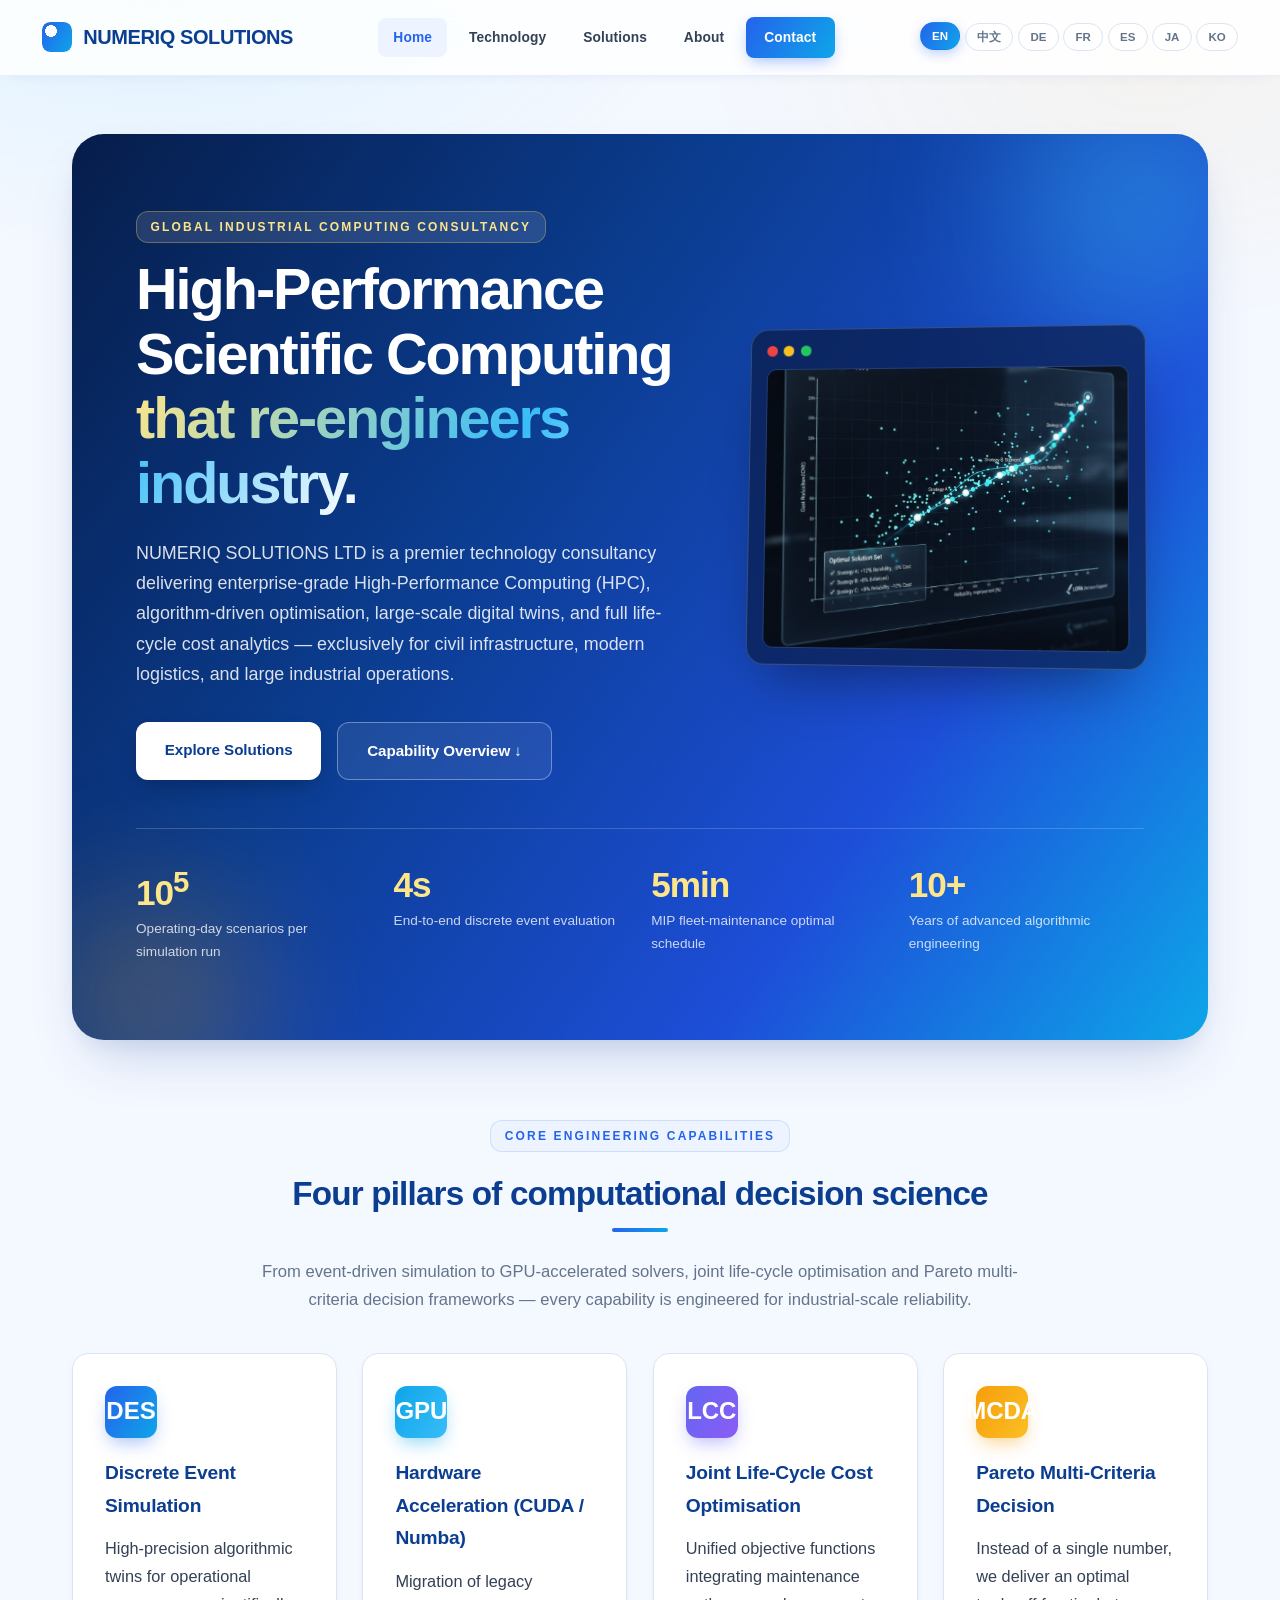
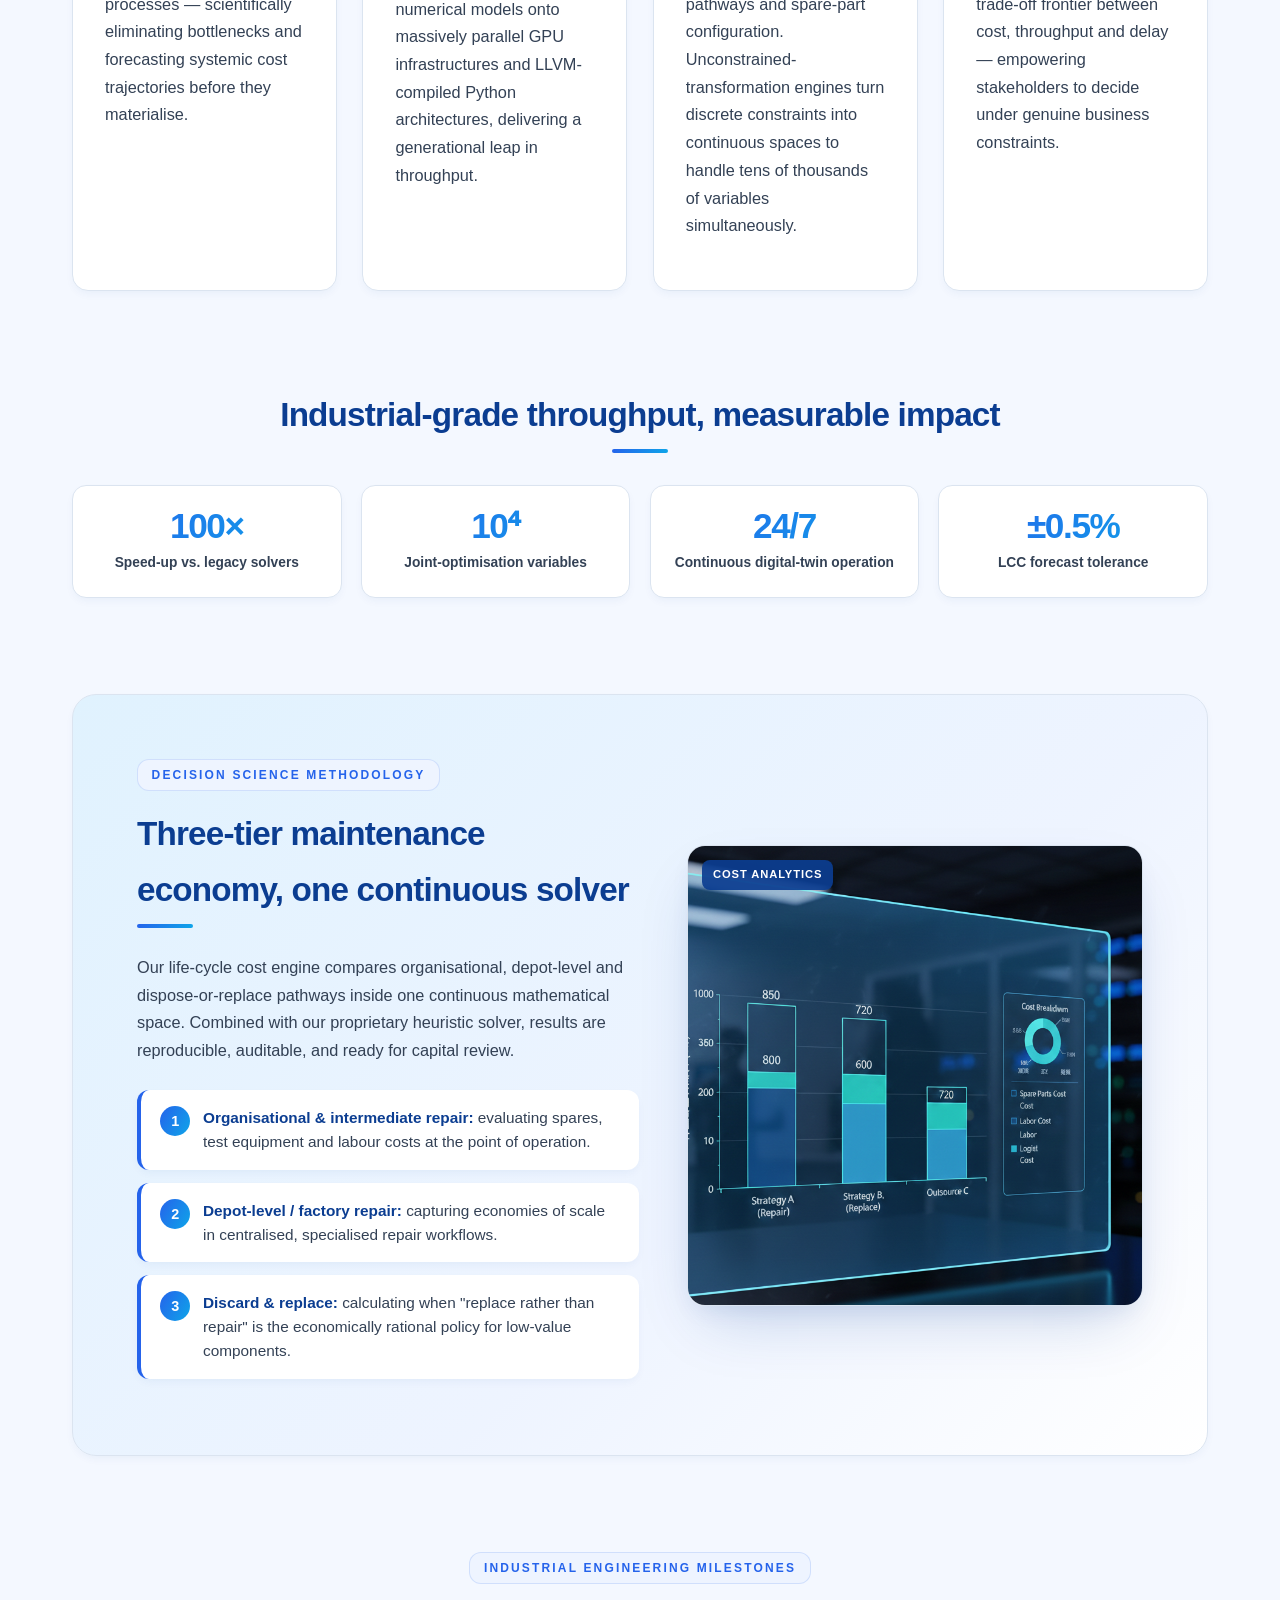
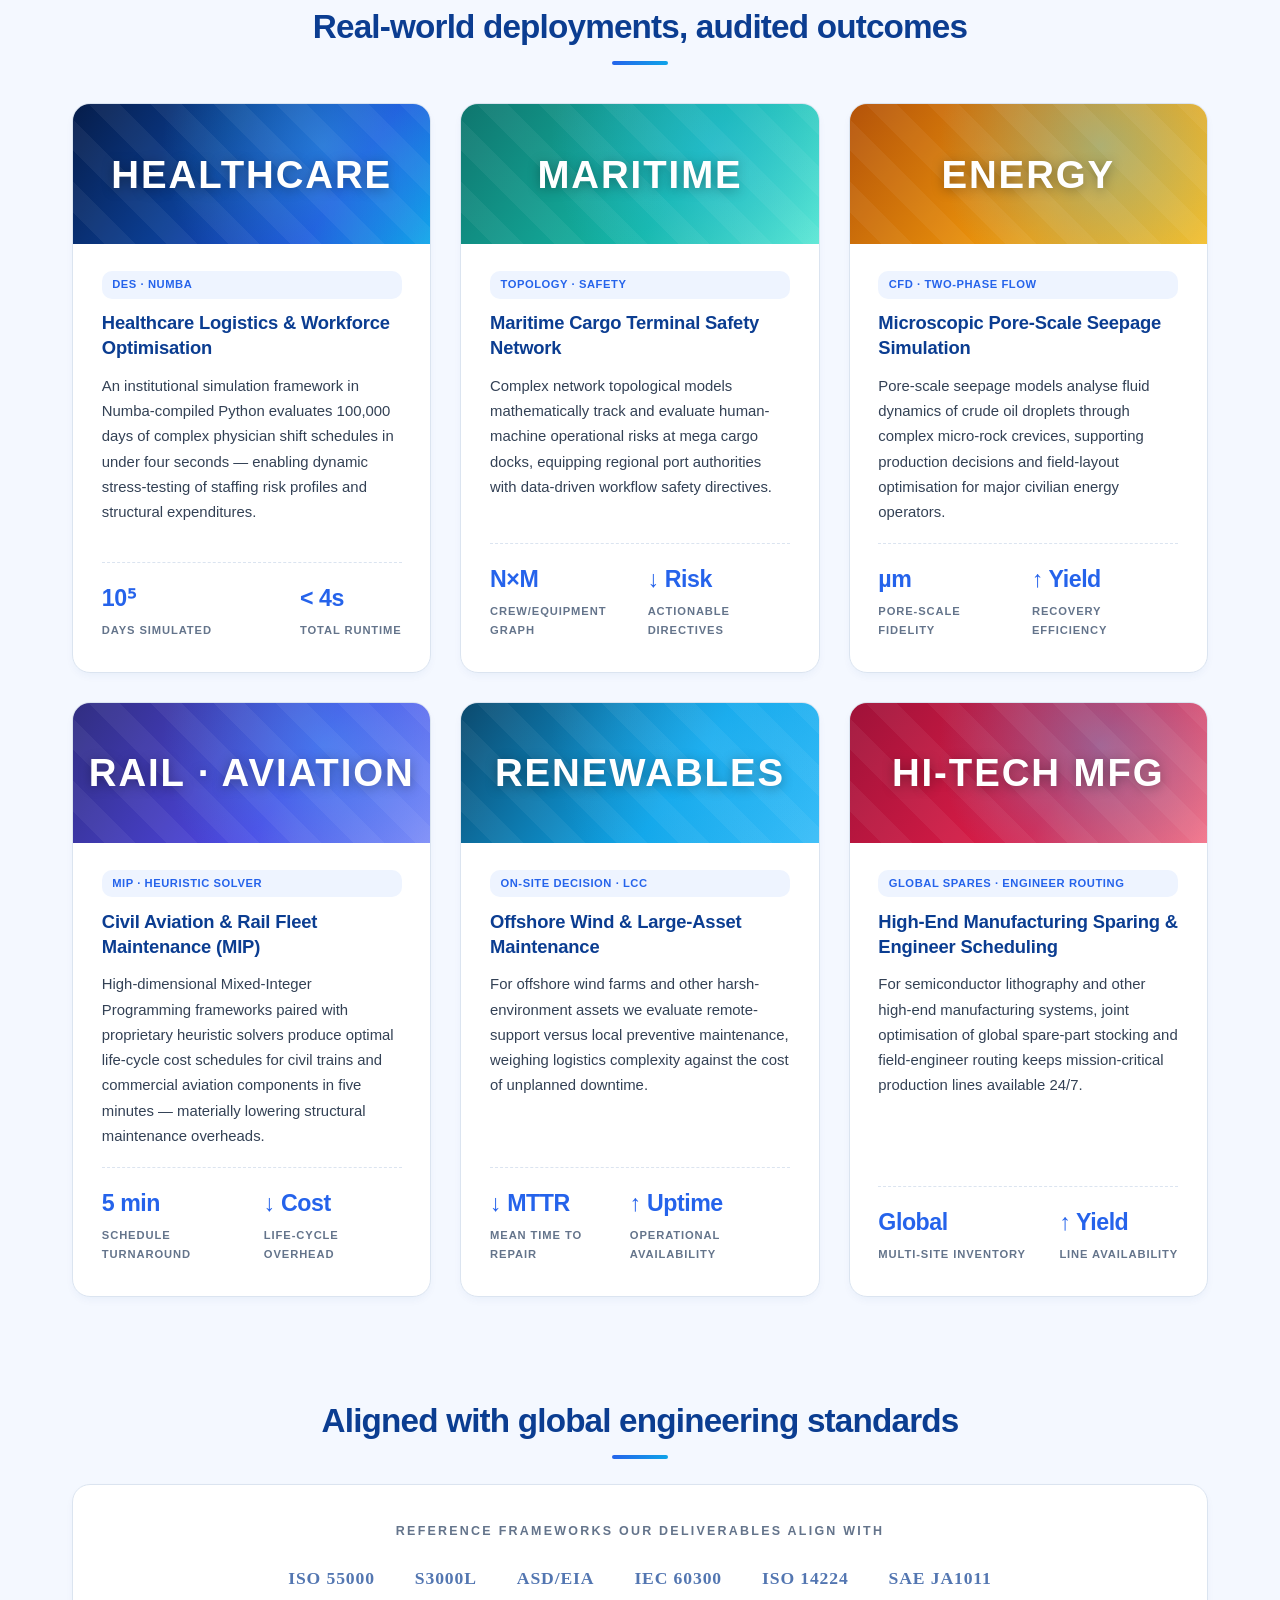
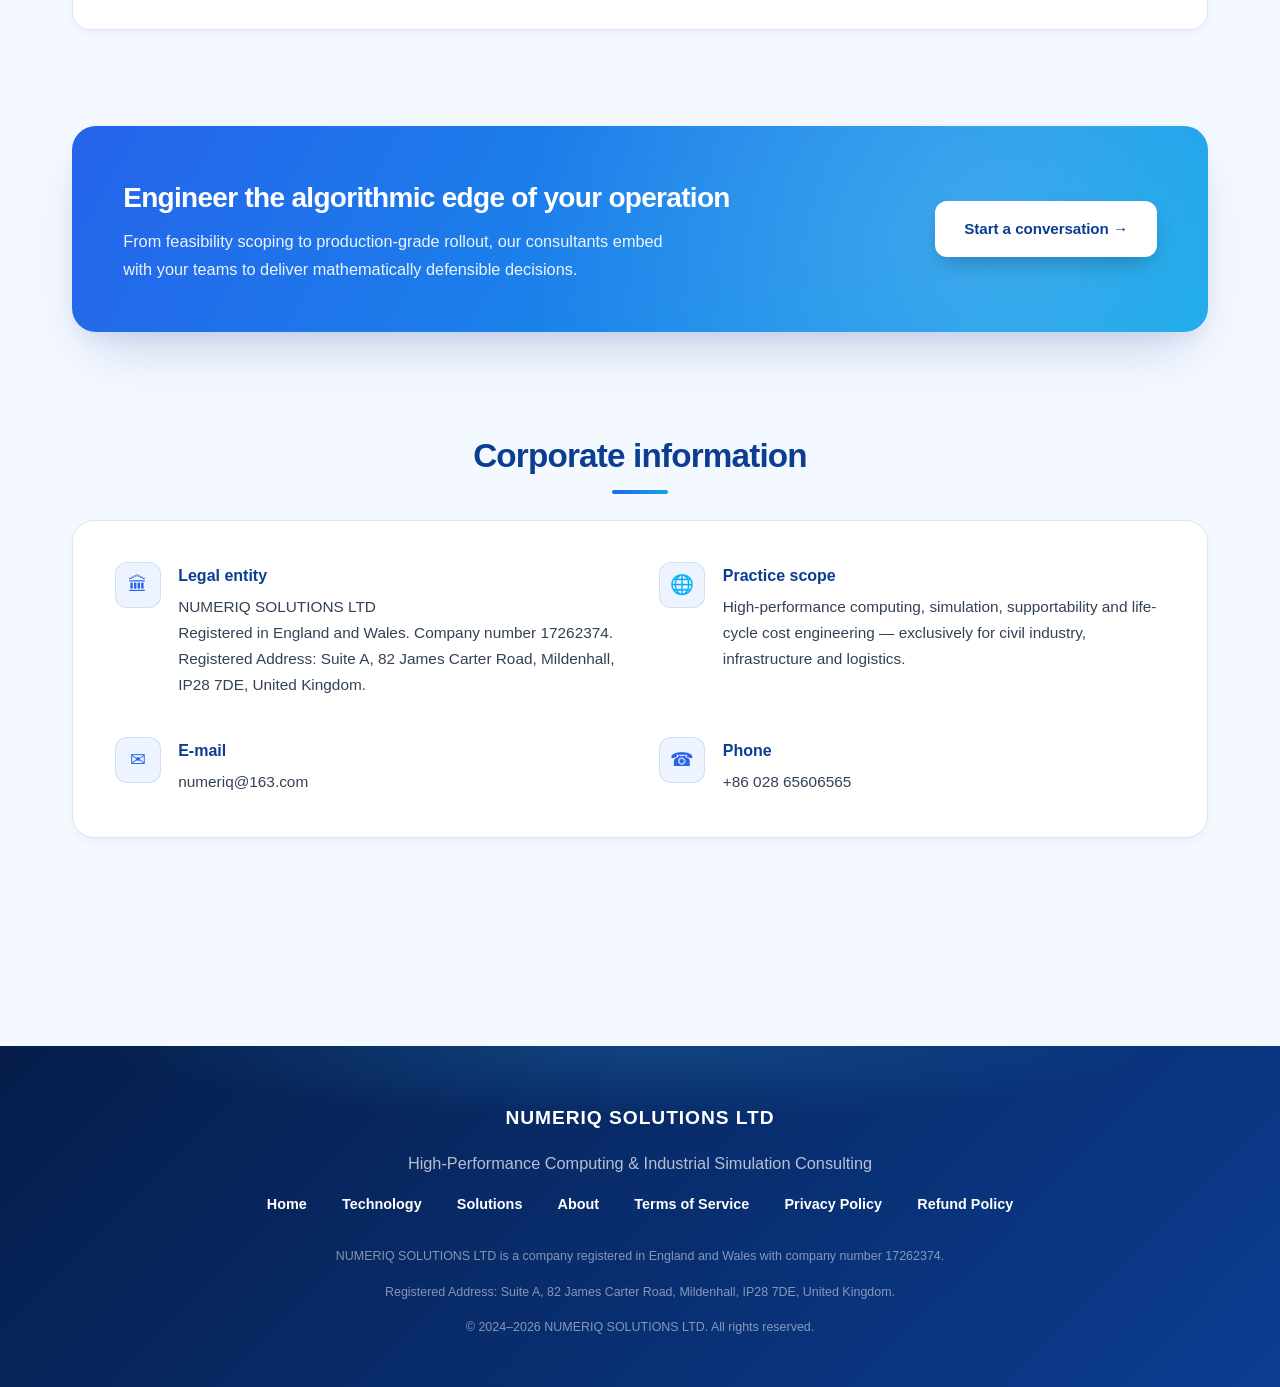
<file: index.html>
<!DOCTYPE html>
<html lang="en">
<head>
    <meta charset="UTF-8">
    <meta name="viewport" content="width=device-width, initial-scale=1.0">
    <title>NUMERIQ SOLUTIONS | High-Performance Computing & Industrial Simulation Consulting</title>
    <meta name="description" content="NUMERIQ SOLUTIONS LTD — global consulting firm in high-performance computing, large-scale numerical simulation, GPU acceleration, and life-cycle optimization for civil industry.">
    <link rel="stylesheet" href="assets/style.css">
</head>
<body>

<header>
    <div class="nav-container">
        <a href="index.html" class="logo">NUMERIQ SOLUTIONS</a>
        <nav class="nav-links">
            <a class="nav-link active" href="index.html"><span class="lang lang-en">Home</span><span class="lang lang-zh">首页</span><span class="lang lang-de">Start</span><span class="lang lang-fr">Accueil</span><span class="lang lang-es">Inicio</span><span class="lang lang-ja">ホーム</span><span class="lang lang-ko">홈</span></a>
            <a class="nav-link" href="features.html"><span class="lang lang-en">Technology</span><span class="lang lang-zh">技术能力</span><span class="lang lang-de">Technologie</span><span class="lang lang-fr">Technologie</span><span class="lang lang-es">Tecnología</span><span class="lang lang-ja">テクノロジー</span><span class="lang lang-ko">기술</span></a>
            <a class="nav-link" href="solutions.html"><span class="lang lang-en">Solutions</span><span class="lang lang-zh">行业方案</span><span class="lang lang-de">Lösungen</span><span class="lang lang-fr">Solutions</span><span class="lang lang-es">Soluciones</span><span class="lang lang-ja">ソリューション</span><span class="lang lang-ko">솔루션</span></a>
            <a class="nav-link" href="about.html"><span class="lang lang-en">About</span><span class="lang lang-zh">关于我们</span><span class="lang lang-de">Über uns</span><span class="lang lang-fr">À propos</span><span class="lang lang-es">Nosotros</span><span class="lang lang-ja">会社情報</span><span class="lang lang-ko">회사 소개</span></a>
            <a class="nav-link nav-cta" href="#contact"><span class="lang lang-en">Contact</span><span class="lang lang-zh">联系咨询</span><span class="lang lang-de">Kontakt</span><span class="lang lang-fr">Contact</span><span class="lang lang-es">Contacto</span><span class="lang lang-ja">お問合せ</span><span class="lang lang-ko">문의</span></a>
        </nav>
        <div class="lang-selector">
            <button class="lang-btn active" onclick="setLang('en')">EN</button>
            <button class="lang-btn" onclick="setLang('zh')">中文</button>
            <button class="lang-btn" onclick="setLang('de')">DE</button>
            <button class="lang-btn" onclick="setLang('fr')">FR</button>
            <button class="lang-btn" onclick="setLang('es')">ES</button>
            <button class="lang-btn" onclick="setLang('ja')">JA</button>
            <button class="lang-btn" onclick="setLang('ko')">KO</button>
        </div>
    </div>
</header>

<main>

    <!-- ============ HERO ============ -->
    <section class="hero">
        <div class="hero-grid">
            <div>
                <span class="eyebrow">
                    <span class="lang lang-en">Global Industrial Computing Consultancy</span>
                    <span class="lang lang-zh">全球工业计算咨询机构</span>
                    <span class="lang lang-de">Globale Industrielle Rechenberatung</span>
                    <span class="lang lang-fr">Conseil en Calcul Industriel Mondial</span>
                    <span class="lang lang-es">Consultoría Global en Computación Industrial</span>
                    <span class="lang lang-ja">グローバル産業計算コンサルティング</span>
                    <span class="lang lang-ko">글로벌 산업 컴퓨팅 컨설팅</span>
                </span>
                <h1>
                    <span class="lang lang-en">High-Performance Scientific Computing <span class="accent-text">that re-engineers industry.</span></span>
                    <span class="lang lang-zh">高性能科学计算 <span class="accent-text">重塑工业运营效率。</span></span>
                    <span class="lang lang-de">Hochleistungs-Wissenschaftsrechnen <span class="accent-text">für eine neue Industriegeneration.</span></span>
                    <span class="lang lang-fr">Calcul Scientifique Haute Performance <span class="accent-text">au service de l'industrie.</span></span>
                    <span class="lang lang-es">Computación Científica de Alto Rendimiento <span class="accent-text">que reinventa la industria.</span></span>
                    <span class="lang lang-ja">産業を再設計する <span class="accent-text">高性能科学計算。</span></span>
                    <span class="lang lang-ko">산업을 재설계하는 <span class="accent-text">고성능 과학 계산.</span></span>
                </h1>
                <p class="lang lang-en">NUMERIQ SOLUTIONS LTD is a premier technology consultancy delivering enterprise-grade High-Performance Computing (HPC), algorithm-driven optimisation, large-scale digital twins, and full life-cycle cost analytics — exclusively for civil infrastructure, modern logistics, and large industrial operations.</p>
                <p class="lang lang-zh">NUMERIQ SOLUTIONS LTD 是一家国际化的专业技术咨询机构，深耕企业级高性能计算（HPC）、算法驱动的工业优化、超大规模数字孪生与全寿命周期成本分析，专注服务于民用基础设施、现代物流以及大型工业运营。</p>
                <p class="lang lang-de">NUMERIQ SOLUTIONS LTD ist eine führende Technologieberatung für Hochleistungsrechnen (HPC), algorithmische Optimierung, großskalige digitale Zwillinge und Lebenszyklus-Kostenanalyse — ausschließlich für zivile Infrastruktur, moderne Logistik und Großindustrie.</p>
                <p class="lang lang-fr">NUMERIQ SOLUTIONS LTD est un cabinet de conseil technologique de premier plan, spécialisé en calcul haute performance (HPC), optimisation algorithmique, jumeaux numériques à grande échelle et analyse du coût de cycle de vie — pour l'infrastructure civile, la logistique moderne et l'industrie.</p>
                <p class="lang lang-es">NUMERIQ SOLUTIONS LTD es una firma líder de consultoría tecnológica especializada en computación de alto rendimiento (HPC), optimización algorítmica, gemelos digitales a gran escala y análisis del costo de ciclo de vida — exclusivamente para infraestructura civil, logística moderna y operaciones industriales.</p>
                <p class="lang lang-ja">NUMERIQ SOLUTIONS LTD は、企業級ハイパフォーマンス・コンピューティング（HPC）、アルゴリズム駆動型最適化、大規模デジタルツイン、ライフサイクル・コスト分析を提供する一流の技術コンサルティングファームです。民間インフラ、現代物流、大規模産業運営に特化しています。</p>
                <p class="lang lang-ko">NUMERIQ SOLUTIONS LTD는 엔터프라이즈급 고성능 컴퓨팅(HPC), 알고리즘 기반 최적화, 대규모 디지털 트윈, 전수명 비용 분석을 제공하는 최고 수준의 기술 컨설팅 기업으로, 민간 인프라, 현대 물류 및 대규모 산업 운영에 특화되어 있습니다.</p>
                <div class="hero-btn-row">
                    <a class="btn btn-primary" href="solutions.html">
                        <span class="lang lang-en">Explore Solutions</span><span class="lang lang-zh">浏览行业方案</span><span class="lang lang-de">Lösungen entdecken</span><span class="lang lang-fr">Découvrir nos solutions</span><span class="lang lang-es">Explorar soluciones</span><span class="lang lang-ja">ソリューションを見る</span><span class="lang lang-ko">솔루션 보기</span>
                    </a>
                    <a class="btn btn-ghost" href="#capabilities">
                        <span class="lang lang-en">Capability Overview ↓</span><span class="lang lang-zh">核心能力概览 ↓</span><span class="lang lang-de">Kompetenzen ↓</span><span class="lang lang-fr">Aperçu des capacités ↓</span><span class="lang lang-es">Resumen de capacidades ↓</span><span class="lang lang-ja">能力一覧 ↓</span><span class="lang lang-ko">역량 살펴보기 ↓</span>
                    </a>
                </div>
            </div>
            <div class="hero-visual">
                <div class="visual-card">
                    <div class="dots">
                        <span class="dot r"></span><span class="dot y"></span><span class="dot g"></span>
                    </div>
                    <img src="assets/Image_a9.png" alt="Optimization decision dashboard">
                </div>
            </div>
        </div>

        <div class="hero-stats">
            <div class="hero-stat">
                <div class="num">10<sup>5</sup></div>
                <div class="label">
                    <span class="lang lang-en">Operating-day scenarios per simulation run</span>
                    <span class="lang lang-zh">单次仿真可演化的运营日场景</span>
                    <span class="lang lang-de">Betriebs-Tage pro Simulation</span>
                    <span class="lang lang-fr">Jours d'opération par simulation</span>
                    <span class="lang lang-es">Días de operación por simulación</span>
                    <span class="lang lang-ja">1回の演算で評価する運営日数</span>
                    <span class="lang lang-ko">시뮬레이션당 운영일 시나리오</span>
                </div>
            </div>
            <div class="hero-stat">
                <div class="num">4s</div>
                <div class="label">
                    <span class="lang lang-en">End-to-end discrete event evaluation</span>
                    <span class="lang lang-zh">端到端离散事件评估耗时</span>
                    <span class="lang lang-de">End-to-End-Auswertungszeit</span>
                    <span class="lang lang-fr">Évaluation discrète de bout en bout</span>
                    <span class="lang lang-es">Evaluación discreta de extremo a extremo</span>
                    <span class="lang lang-ja">エンドツーエンドDES評価時間</span>
                    <span class="lang lang-ko">엔드 투 엔드 DES 평가 시간</span>
                </div>
            </div>
            <div class="hero-stat">
                <div class="num">5min</div>
                <div class="label">
                    <span class="lang lang-en">MIP fleet-maintenance optimal schedule</span>
                    <span class="lang lang-zh">机队维保 MIP 最优解算耗时</span>
                    <span class="lang lang-de">MIP-Optimalplan für Flotten</span>
                    <span class="lang lang-fr">Plan MIP optimal pour flotte</span>
                    <span class="lang lang-es">Plan MIP óptimo para flota</span>
                    <span class="lang lang-ja">機隊MIP最適計画立案時間</span>
                    <span class="lang lang-ko">함대 MIP 최적 일정 산출</span>
                </div>
            </div>
            <div class="hero-stat">
                <div class="num">10+</div>
                <div class="label">
                    <span class="lang lang-en">Years of advanced algorithmic engineering</span>
                    <span class="lang lang-zh">深耕高级算法工程的年限</span>
                    <span class="lang lang-de">Jahre erweiterter Algorithmik</span>
                    <span class="lang lang-fr">Années d'ingénierie algorithmique</span>
                    <span class="lang lang-es">Años de ingeniería algorítmica avanzada</span>
                    <span class="lang lang-ja">先進アルゴリズム工学の年数</span>
                    <span class="lang lang-ko">고급 알고리즘 엔지니어링 경험 연수</span>
                </div>
            </div>
        </div>
    </section>

    <!-- ============ CAPABILITIES ============ -->
    <section id="capabilities">
        <div class="section-intro">
            <span class="eyebrow">
                <span class="lang lang-en">Core Engineering Capabilities</span>
                <span class="lang lang-zh">核心工程能力</span>
                <span class="lang lang-de">Kern-Engineering-Kompetenzen</span>
                <span class="lang lang-fr">Capacités d'Ingénierie</span>
                <span class="lang lang-es">Capacidades de Ingeniería</span>
                <span class="lang lang-ja">主要エンジニアリング能力</span>
                <span class="lang lang-ko">핵심 엔지니어링 역량</span>
            </span>
            <h2 class="center">
                <span class="lang lang-en">Four pillars of computational decision science</span>
                <span class="lang lang-zh">支撑计算决策科学的四大支柱</span>
                <span class="lang lang-de">Vier Säulen der computergestützten Entscheidungswissenschaft</span>
                <span class="lang lang-fr">Quatre piliers de la science de la décision computationnelle</span>
                <span class="lang lang-es">Cuatro pilares de la ciencia de la decisión computacional</span>
                <span class="lang lang-ja">計算的意思決定科学を支える4つの柱</span>
                <span class="lang lang-ko">전산 의사결정 과학을 떠받치는 네 가지 기둥</span>
            </h2>
            <p>
                <span class="lang lang-en">From event-driven simulation to GPU-accelerated solvers, joint life-cycle optimisation and Pareto multi-criteria decision frameworks — every capability is engineered for industrial-scale reliability.</span>
                <span class="lang lang-zh">从事件驱动仿真到 GPU 加速求解，从联合全寿命周期优化到帕累托多目标决策框架，每项能力均按工业级可靠性标准打造。</span>
                <span class="lang lang-de">Von ereignisgesteuerter Simulation bis GPU-beschleunigten Solvern, gemeinsamer Lebenszyklus-Optimierung und Pareto-Multikriterien-Frameworks.</span>
                <span class="lang lang-fr">De la simulation événementielle aux solveurs GPU, à l'optimisation conjointe du cycle de vie et aux cadres Pareto multi-critères.</span>
                <span class="lang lang-es">De la simulación dirigida por eventos a los solucionadores GPU, optimización conjunta del ciclo de vida y marcos Pareto multicriterio.</span>
                <span class="lang lang-ja">イベント駆動シミュレーションからGPU加速ソルバー、ライフサイクル統合最適化、パレート多基準フレームワークまで。</span>
                <span class="lang lang-ko">이벤트 기반 시뮬레이션부터 GPU 가속 솔버, 전수명 통합 최적화 및 파레토 다기준 의사결정 프레임워크까지.</span>
            </p>
        </div>

        <div class="grid-4">
            <div class="card">
                <div class="card-icon">DES</div>
                <h3>
                    <span class="lang lang-en">Discrete Event Simulation</span>
                    <span class="lang lang-zh">离散事件仿真 (DES)</span>
                    <span class="lang lang-de">Diskrete Ereignissimulation</span>
                    <span class="lang lang-fr">Simulation d'Événements Discrets</span>
                    <span class="lang lang-es">Simulación de Eventos Discretos</span>
                    <span class="lang lang-ja">離散事象シミュレーション</span>
                    <span class="lang lang-ko">이산 사건 시뮬레이션</span>
                </h3>
                <p class="lang lang-en">High-precision algorithmic twins for operational processes — scientifically eliminating bottlenecks and forecasting systemic cost trajectories before they materialise.</p>
                <p class="lang lang-zh">为复杂业务流程构建高精度算法资产孪生，通过严谨的离散事件推演，科学消除瓶颈并预演系统性成本轨迹。</p>
                <p class="lang lang-de">Hochpräzise algorithmische Zwillinge zur Eliminierung von Engpässen und zur Prognose systemischer Kostenverläufe.</p>
                <p class="lang lang-fr">Jumeaux algorithmiques pour éliminer les goulets d'étranglement et prévoir les trajectoires de coût systémique.</p>
                <p class="lang lang-es">Gemelos algorítmicos de alta precisión para eliminar cuellos de botella y prever costos sistémicos.</p>
                <p class="lang lang-ja">業務プロセスの高精度アルゴリズムツインで、ボトルネックを科学的に解消しコスト軌道を予測します。</p>
                <p class="lang lang-ko">운영 프로세스를 위한 고정밀 알고리즘 트윈으로 병목 구간을 과학적으로 제거하고 시스템 비용 궤적을 예측합니다.</p>
            </div>

            <div class="card">
                <div class="card-icon cyan">GPU</div>
                <h3>
                    <span class="lang lang-en">Hardware Acceleration (CUDA / Numba)</span>
                    <span class="lang lang-zh">硬件级并行算力加速</span>
                    <span class="lang lang-de">Hardwarebeschleunigung</span>
                    <span class="lang lang-fr">Accélération Matérielle</span>
                    <span class="lang lang-es">Aceleración de Hardware</span>
                    <span class="lang lang-ja">ハードウェア並列計算加速</span>
                    <span class="lang lang-ko">하드웨어 병렬 가속</span>
                </h3>
                <p class="lang lang-en">Migration of legacy numerical models onto massively parallel GPU infrastructures and LLVM-compiled Python architectures, delivering a generational leap in throughput.</p>
                <p class="lang lang-zh">将传统的数学工程模型无缝重构迁移至大规模并行 GPU 算力矩阵与 LLVM 级编译架构，实现核心计算的代际跃升。</p>
                <p class="lang lang-de">Migration bestehender numerischer Modelle auf massiv parallele GPU- und LLVM-Architekturen für einen Leistungssprung.</p>
                <p class="lang lang-fr">Migration de modèles numériques vers des infrastructures GPU parallèles et des architectures Python LLVM compilées.</p>
                <p class="lang lang-es">Migración de modelos numéricos a infraestructuras GPU paralelas y arquitecturas Python LLVM compiladas.</p>
                <p class="lang lang-ja">従来の数理モデルを大規模並列GPUインフラとLLVMコンパイル済みPython基盤に移植し、世代を超えた性能を実現します。</p>
                <p class="lang lang-ko">기존 수치 모델을 대규모 병렬 GPU 인프라와 LLVM 컴파일 Python 아키텍처로 마이그레이션해 세대를 뛰어넘는 성능을 제공합니다.</p>
            </div>

            <div class="card">
                <div class="card-icon violet">LCC</div>
                <h3>
                    <span class="lang lang-en">Joint Life-Cycle Cost Optimisation</span>
                    <span class="lang lang-zh">全寿命周期成本联合优化</span>
                    <span class="lang lang-de">Lebenszyklus-Kostenoptimierung</span>
                    <span class="lang lang-fr">Optimisation du Coût de Cycle de Vie</span>
                    <span class="lang lang-es">Optimización del Costo de Ciclo de Vida</span>
                    <span class="lang lang-ja">ライフサイクル・コスト統合最適化</span>
                    <span class="lang lang-ko">전수명 비용 통합 최적화</span>
                </h3>
                <p class="lang lang-en">Unified objective functions integrating maintenance pathways and spare-part configuration. Unconstrained-transformation engines turn discrete constraints into continuous spaces to handle tens of thousands of variables simultaneously.</p>
                <p class="lang lang-zh">将维修路径决策与备件部署纳入统一目标函数。无约束变换引擎将离散约束转换为连续空间，可同时处理上万级变量，逼近全局最优。</p>
                <p class="lang lang-de">Vereinheitlichte Zielfunktionen für Wartungspfade und Ersatzteilkonfiguration mit Unconstrained-Transformation-Engines.</p>
                <p class="lang lang-fr">Fonction objectif unifiée pour les chemins de maintenance et la configuration des pièces, transformation sans contrainte.</p>
                <p class="lang lang-es">Función objetivo unificada para rutas de mantenimiento y configuración de repuestos, transformación sin restricciones.</p>
                <p class="lang lang-ja">保守経路と予備品配置を統合した目的関数。無制約変換エンジンで離散制約を連続空間に変換し数万変数を同時に処理。</p>
                <p class="lang lang-ko">유지보수 경로와 예비품 구성을 통합한 목적 함수. 무제약 변환 엔진으로 이산 제약을 연속 공간으로 전환하여 수만 개 변수를 동시 처리합니다.</p>
            </div>

            <div class="card">
                <div class="card-icon amber">MCDA</div>
                <h3>
                    <span class="lang lang-en">Pareto Multi-Criteria Decision</span>
                    <span class="lang lang-zh">帕累托多准则决策</span>
                    <span class="lang lang-de">Pareto-Multikriterien-Entscheidung</span>
                    <span class="lang lang-fr">Décision Multi-Critères Pareto</span>
                    <span class="lang lang-es">Decisión Multicriterio Pareto</span>
                    <span class="lang lang-ja">パレート多基準意思決定</span>
                    <span class="lang lang-ko">파레토 다기준 의사결정</span>
                </h3>
                <p class="lang lang-en">Instead of a single number, we deliver an optimal trade-off frontier between cost, throughput and delay — empowering stakeholders to decide under genuine business constraints.</p>
                <p class="lang lang-zh">不再交付孤立的单值结果，而是给出在成本、产出与延迟之间的最优权衡前沿，让决策者基于真实业务约束做出明智选择。</p>
                <p class="lang lang-de">Statt eines einzigen Werts liefern wir die optimale Trade-off-Front zwischen Kosten, Durchsatz und Verzögerung.</p>
                <p class="lang lang-fr">Au lieu d'un résultat unique, nous offrons une frontière Pareto optimale entre coût, débit et délai.</p>
                <p class="lang lang-es">En lugar de un único resultado, ofrecemos una frontera Pareto óptima entre costo, rendimiento y retraso.</p>
                <p class="lang lang-ja">単一値ではなく、コスト・処理量・遅延の最適トレードオフ前線を提示し、現実的な意思決定を支援します。</p>
                <p class="lang lang-ko">단일 결과가 아닌 비용·처리량·지연 사이의 최적 트레이드오프 전선을 제시하여 현실적 의사결정을 지원합니다.</p>
            </div>
        </div>
    </section>

    <!-- ============ CAPABILITY METRICS ============ -->
    <section>
        <h2 class="center">
            <span class="lang lang-en">Industrial-grade throughput, measurable impact</span>
            <span class="lang lang-zh">工业级算力，可量化的业务影响</span>
            <span class="lang lang-de">Industrieller Durchsatz, messbarer Mehrwert</span>
            <span class="lang lang-fr">Débit industriel, impact mesurable</span>
            <span class="lang lang-es">Rendimiento industrial, impacto medible</span>
            <span class="lang lang-ja">産業級スループット、測定可能な成果</span>
            <span class="lang lang-ko">산업급 처리량과 측정 가능한 효과</span>
        </h2>
        <div class="cap-strip">
            <div class="cap-pill">
                <div class="cap-num">100×</div>
                <div class="cap-text">
                    <span class="lang lang-en">Speed-up vs. legacy solvers</span>
                    <span class="lang lang-zh">相对传统求解器的加速比</span>
                    <span class="lang lang-de">Beschleunigung ggü. Altsolvern</span>
                    <span class="lang lang-fr">Accélération vs solveurs anciens</span>
                    <span class="lang lang-es">Aceleración vs solucionadores antiguos</span>
                    <span class="lang lang-ja">従来ソルバー比加速</span>
                    <span class="lang lang-ko">기존 솔버 대비 가속</span>
                </div>
            </div>
            <div class="cap-pill">
                <div class="cap-num">10⁴</div>
                <div class="cap-text">
                    <span class="lang lang-en">Joint-optimisation variables</span>
                    <span class="lang lang-zh">联合优化变量量级</span>
                    <span class="lang lang-de">Optimierungsvariablen</span>
                    <span class="lang lang-fr">Variables d'optimisation jointe</span>
                    <span class="lang lang-es">Variables de optimización conjunta</span>
                    <span class="lang lang-ja">統合最適化変数規模</span>
                    <span class="lang lang-ko">통합 최적화 변수 규모</span>
                </div>
            </div>
            <div class="cap-pill">
                <div class="cap-num">24/7</div>
                <div class="cap-text">
                    <span class="lang lang-en">Continuous digital-twin operation</span>
                    <span class="lang lang-zh">数字孪生 7×24 全时运行</span>
                    <span class="lang lang-de">Digital-Twin im Dauerbetrieb</span>
                    <span class="lang lang-fr">Jumeau numérique en continu</span>
                    <span class="lang lang-es">Gemelo digital continuo</span>
                    <span class="lang lang-ja">デジタルツインの24時間運用</span>
                    <span class="lang lang-ko">디지털 트윈 연속 운영</span>
                </div>
            </div>
            <div class="cap-pill">
                <div class="cap-num">±0.5%</div>
                <div class="cap-text">
                    <span class="lang lang-en">LCC forecast tolerance</span>
                    <span class="lang lang-zh">寿命周期成本预测精度</span>
                    <span class="lang lang-de">LCC-Prognosegenauigkeit</span>
                    <span class="lang lang-fr">Précision de prévision LCC</span>
                    <span class="lang lang-es">Precisión de previsión LCC</span>
                    <span class="lang lang-ja">LCC予測精度</span>
                    <span class="lang lang-ko">LCC 예측 정밀도</span>
                </div>
            </div>
        </div>
    </section>

    <!-- ============ METHODOLOGY ============ -->
    <section>
        <div class="method-panel">
            <div class="method-grid">
                <div>
                    <span class="eyebrow">
                        <span class="lang lang-en">Decision Science Methodology</span>
                        <span class="lang lang-zh">决策科学方法论</span>
                        <span class="lang lang-de">Methodik der Entscheidungswissenschaft</span>
                        <span class="lang lang-fr">Méthodologie de la science décisionnelle</span>
                        <span class="lang lang-es">Metodología de la ciencia de la decisión</span>
                        <span class="lang lang-ja">意思決定科学の方法論</span>
                        <span class="lang lang-ko">의사결정 과학 방법론</span>
                    </span>
                    <h2>
                        <span class="lang lang-en">Three-tier maintenance economy, one continuous solver</span>
                        <span class="lang lang-zh">三级维保经济模型，统一连续求解</span>
                        <span class="lang lang-de">Drei-Stufen-Wartungsökonomie in einem Solver</span>
                        <span class="lang lang-fr">Économie de maintenance à trois niveaux, un solveur unifié</span>
                        <span class="lang lang-es">Economía de mantenimiento de tres niveles en un solucionador</span>
                        <span class="lang lang-ja">三層保守経済モデルを統合ソルバーで解く</span>
                        <span class="lang lang-ko">3계층 유지보수 경제 모델을 단일 솔버로</span>
                    </h2>
                    <p class="lang lang-en">Our life-cycle cost engine compares organisational, depot-level and dispose-or-replace pathways inside one continuous mathematical space. Combined with our proprietary heuristic solver, results are reproducible, auditable, and ready for capital review.</p>
                    <p class="lang lang-zh">我们的全寿命周期成本引擎，在统一的连续数学空间中比较基层维修、后方级（工厂级）维修与"换而不修"三条决策路径，结合自研启发式求解器，结果可复现、可审计，可直接进入资本论证。</p>
                    <p class="lang lang-de">Unsere LCC-Engine vergleicht organisatorische, Depot- und Wegwerf-Pfade in einem kontinuierlichen Raum mit auditierbaren Ergebnissen.</p>
                    <p class="lang lang-fr">Notre moteur LCC compare les voies organisationnelles, dépôt et rebut dans un espace continu, avec des résultats auditables.</p>
                    <p class="lang lang-es">Nuestro motor LCC compara las rutas organizativa, de depósito y desecho en un espacio continuo, con resultados auditables.</p>
                    <p class="lang lang-ja">当社のLCCエンジンは現場・工場・廃棄置換の3経路を連続空間で比較し、再現性と監査可能性を担保します。</p>
                    <p class="lang lang-ko">당사 LCC 엔진은 기지·창급·교체 3가지 경로를 연속 공간에서 비교하여 재현 가능하고 감사 가능한 결과를 제공합니다.</p>

                    <ul class="method-list">
                        <li>
                            <span class="num-badge">1</span>
                            <p class="body">
                                <span class="lang lang-en"><strong>Organisational &amp; intermediate repair:</strong> evaluating spares, test equipment and labour costs at the point of operation.</span>
                                <span class="lang lang-zh"><strong>基层级 / 中级维修：</strong>评估在运营现场的备件、测试设备与人力综合成本。</span>
                                <span class="lang lang-de"><strong>Organisationelle &amp; intermediäre Reparatur:</strong> Bewertung von Ersatzteilen, Testgeräten und Arbeitskosten am Einsatzort.</span>
                                <span class="lang lang-fr"><strong>Réparation organisationnelle &amp; intermédiaire :</strong> évaluation des pièces, équipements et coûts de main-d'œuvre.</span>
                                <span class="lang lang-es"><strong>Reparación organizativa e intermedia:</strong> evaluación de repuestos, equipos de prueba y mano de obra.</span>
                                <span class="lang lang-ja"><strong>現場・中間整備：</strong>運用現場での予備品・試験設備・人件費を包括的に評価。</span>
                                <span class="lang lang-ko"><strong>현장·중간 정비:</strong> 운영 현장의 예비품·시험 장비·인건비를 종합 평가.</span>
                            </p>
                        </li>
                        <li>
                            <span class="num-badge">2</span>
                            <p class="body">
                                <span class="lang lang-en"><strong>Depot-level / factory repair:</strong> capturing economies of scale in centralised, specialised repair workflows.</span>
                                <span class="lang lang-zh"><strong>后方级 / 工厂级维修：</strong>分析集中化、专业化维修流程中的规模效益。</span>
                                <span class="lang lang-de"><strong>Depot-Reparatur:</strong> Größenvorteile bei zentralisierten Spezialreparaturen.</span>
                                <span class="lang lang-fr"><strong>Réparation usine :</strong> économies d'échelle dans la maintenance centralisée.</span>
                                <span class="lang lang-es"><strong>Reparación a nivel de planta:</strong> economías de escala en reparación centralizada.</span>
                                <span class="lang lang-ja"><strong>工場級整備：</strong>集中化された専門整備の規模効果を取り込み。</span>
                                <span class="lang lang-ko"><strong>창급 정비:</strong> 집중·전문 정비 워크플로의 규모 효과 분석.</span>
                            </p>
                        </li>
                        <li>
                            <span class="num-badge">3</span>
                            <p class="body">
                                <span class="lang lang-en"><strong>Discard &amp; replace:</strong> calculating when "replace rather than repair" is the economically rational policy for low-value components.</span>
                                <span class="lang lang-zh"><strong>报废 / 直接替换：</strong>计算"以换代修"在低价值件上的最优经济性表现。</span>
                                <span class="lang lang-de"><strong>Verwerfen &amp; ersetzen:</strong> Berechnung wann "Ersatz statt Reparatur" ökonomisch sinnvoll ist.</span>
                                <span class="lang lang-fr"><strong>Rebut &amp; remplacement :</strong> calcul quand le remplacement est plus économique que la réparation.</span>
                                <span class="lang lang-es"><strong>Descartar y reemplazar:</strong> cálculo de cuándo reemplazar es más económico que reparar.</span>
                                <span class="lang lang-ja"><strong>廃棄置換：</strong>低価値部品で "修理より交換" が最適となる条件を算出。</span>
                                <span class="lang lang-ko"><strong>폐기·교체:</strong> 저가 부품에서 "수리보다 교체"가 경제적인 시점 산출.</span>
                            </p>
                        </li>
                    </ul>
                </div>
                <div class="method-image">
                    <span class="corner-tag">Cost analytics</span>
                    <img src="assets/Image_5.png" alt="Decision pathway cost comparison">
                </div>
            </div>
        </div>
    </section>

    <!-- ============ CASE STUDIES ============ -->
    <section>
        <div class="section-intro">
            <span class="eyebrow">
                <span class="lang lang-en">Industrial Engineering Milestones</span>
                <span class="lang lang-zh">行业重大交付案例</span>
                <span class="lang lang-de">Industrielle Engineering-Meilensteine</span>
                <span class="lang lang-fr">Jalons d'Ingénierie</span>
                <span class="lang lang-es">Hitos de Ingeniería</span>
                <span class="lang lang-ja">産業エンジニアリング実績</span>
                <span class="lang lang-ko">주요 산업 엔지니어링 사례</span>
            </span>
            <h2 class="center">
                <span class="lang lang-en">Real-world deployments, audited outcomes</span>
                <span class="lang lang-zh">真实部署成果，可审计交付</span>
                <span class="lang lang-de">Reale Deployments mit auditierten Ergebnissen</span>
                <span class="lang lang-fr">Déploiements réels, résultats audités</span>
                <span class="lang lang-es">Despliegues reales, resultados auditados</span>
                <span class="lang lang-ja">実装事例と監査済み成果</span>
                <span class="lang lang-ko">실제 도입 사례와 검증된 성과</span>
            </h2>
        </div>

        <div class="grid-3">

            <article class="case-card">
                <div class="case-banner"><span>Healthcare</span></div>
                <div class="case-body">
                    <span class="case-tag">DES · Numba</span>
                    <h3>
                        <span class="lang lang-en">Healthcare Logistics &amp; Workforce Optimisation</span>
                        <span class="lang lang-zh">大型医疗中心资源调度仿真</span>
                        <span class="lang lang-de">Klinik-Logistik &amp; Personalplanung</span>
                        <span class="lang lang-fr">Logistique hospitalière &amp; effectifs</span>
                        <span class="lang lang-es">Logística hospitalaria y personal</span>
                        <span class="lang lang-ja">医療物流と人員配置の最適化</span>
                        <span class="lang lang-ko">의료 물류 및 인력 배치</span>
                    </h3>
                    <p class="lang lang-en">An institutional simulation framework in Numba-compiled Python evaluates 100,000 days of complex physician shift schedules in under four seconds — enabling dynamic stress-testing of staffing risk profiles and structural expenditures.</p>
                    <p class="lang lang-zh">基于 Numba 编译的 Python 离散事件框架，能够在 4 秒内评估 10 万运营日的复杂医生排班方案，让管理层可动态压力测试人员风险与结构性开支。</p>
                    <p class="lang lang-de">Ein in Numba-kompiliertem Python entwickeltes Framework wertet 100.000 Tage komplexer Arztdienstpläne in unter vier Sekunden aus.</p>
                    <p class="lang lang-fr">Un cadre Python compilé par Numba évalue 100 000 jours de plannings médicaux en moins de quatre secondes.</p>
                    <p class="lang lang-es">Un marco en Python compilado por Numba evalúa 100.000 días de turnos médicos en menos de cuatro segundos.</p>
                    <p class="lang lang-ja">Numbaコンパイル済みPythonのDESフレームワークが、10万日分の医師シフトを4秒以内に評価します。</p>
                    <p class="lang lang-ko">Numba 컴파일 Python 프레임워크가 10만 일 분량의 의사 교대 일정을 4초 이내에 평가합니다.</p>
                    <div class="metric-row">
                        <div class="metric"><span class="num">10⁵</span><span class="label">
                            <span class="lang lang-en">Days simulated</span><span class="lang lang-zh">仿真日数</span><span class="lang lang-de">Tage simuliert</span><span class="lang lang-fr">Jours simulés</span><span class="lang lang-es">Días simulados</span><span class="lang lang-ja">シミュレーション日数</span><span class="lang lang-ko">시뮬레이션 일수</span>
                        </span></div>
                        <div class="metric"><span class="num">&lt; 4s</span><span class="label">
                            <span class="lang lang-en">Total runtime</span><span class="lang lang-zh">总耗时</span><span class="lang lang-de">Laufzeit</span><span class="lang lang-fr">Durée totale</span><span class="lang lang-es">Tiempo total</span><span class="lang lang-ja">実行時間</span><span class="lang lang-ko">총 실행 시간</span>
                        </span></div>
                    </div>
                </div>
            </article>

            <article class="case-card">
                <div class="case-banner teal"><span>Maritime</span></div>
                <div class="case-body">
                    <span class="case-tag">Topology · Safety</span>
                    <h3>
                        <span class="lang lang-en">Maritime Cargo Terminal Safety Network</span>
                        <span class="lang lang-zh">民用货运码头作业安全拓扑模型</span>
                        <span class="lang lang-de">Sicherheitsnetzwerk Seefrachtterminal</span>
                        <span class="lang lang-fr">Réseau de sécurité portuaire</span>
                        <span class="lang lang-es">Red de seguridad portuaria</span>
                        <span class="lang lang-ja">貨物ターミナル安全トポロジー</span>
                        <span class="lang lang-ko">화물 부두 안전 토폴로지</span>
                    </h3>
                    <p class="lang lang-en">Complex network topological models mathematically track and evaluate human-machine operational risks at mega cargo docks, equipping regional port authorities with data-driven workflow safety directives.</p>
                    <p class="lang lang-zh">采用复杂网络拓扑建模，对大型货运码头多工种交叉、高强度作业的风险谱系进行数学演算，为港口管理当局输出数据驱动的安全流转方案。</p>
                    <p class="lang lang-de">Komplexe Netzwerkmodelle bewerten Mensch-Maschine-Risiken an Großfrachtdocks mit datengesteuerten Sicherheitsleitlinien.</p>
                    <p class="lang lang-fr">Modèles topologiques de réseaux pour évaluer les risques opérationnels homme-machine dans les grands quais.</p>
                    <p class="lang lang-es">Modelos topológicos de redes para evaluar riesgos hombre-máquina en grandes muelles.</p>
                    <p class="lang lang-ja">複雑ネットワークトポロジーで大型ドックの人機リスクを数学的に評価。</p>
                    <p class="lang lang-ko">복잡 네트워크 토폴로지로 대형 부두의 인간-기계 위험을 수학적으로 평가합니다.</p>
                    <div class="metric-row">
                        <div class="metric"><span class="num">N×M</span><span class="label">
                            <span class="lang lang-en">Crew/equipment graph</span><span class="lang lang-zh">人机协同图</span><span class="lang lang-de">Personal-/Gerätegraph</span><span class="lang lang-fr">Graphe équipage/équipement</span><span class="lang lang-es">Grafo dotación/equipo</span><span class="lang lang-ja">人員機材グラフ</span><span class="lang lang-ko">인력·장비 그래프</span>
                        </span></div>
                        <div class="metric"><span class="num">↓ Risk</span><span class="label">
                            <span class="lang lang-en">Actionable directives</span><span class="lang lang-zh">可落地安全指令</span><span class="lang lang-de">Handlungsanweisungen</span><span class="lang lang-fr">Directives opérationnelles</span><span class="lang lang-es">Directrices operativas</span><span class="lang lang-ja">運用指針</span><span class="lang lang-ko">실행 가이드</span>
                        </span></div>
                    </div>
                </div>
            </article>

            <article class="case-card">
                <div class="case-banner amber"><span>Energy</span></div>
                <div class="case-body">
                    <span class="case-tag">CFD · Two-phase flow</span>
                    <h3>
                        <span class="lang lang-en">Microscopic Pore-Scale Seepage Simulation</span>
                        <span class="lang lang-zh">原油微观孔隙渗流数值模拟</span>
                        <span class="lang lang-de">Mikroskopische Porensickerungssimulation</span>
                        <span class="lang lang-fr">Simulation de suintement à l'échelle des pores</span>
                        <span class="lang lang-es">Simulación de infiltración a escala de poros</span>
                        <span class="lang lang-ja">微視的孔隙浸透シミュレーション</span>
                        <span class="lang lang-ko">미시 공극 침투 시뮬레이션</span>
                    </h3>
                    <p class="lang lang-en">Pore-scale seepage models analyse fluid dynamics of crude oil droplets through complex micro-rock crevices, supporting production decisions and field-layout optimisation for major civilian energy operators.</p>
                    <p class="lang lang-zh">利用孔隙渗流数学模型，深入研究原油液滴在岩石微观孔隙中的两相流动规律，为大型民用能源企业提供精确的生产决策与采油工艺优化支持。</p>
                    <p class="lang lang-de">Porensickerungsmodelle analysieren die Strömungsdynamik von Erdöltropfen für Produktionsentscheidungen.</p>
                    <p class="lang lang-fr">Modèles de suintement à l'échelle des pores pour la dynamique des gouttelettes pétrolières.</p>
                    <p class="lang lang-es">Modelos de infiltración a escala de poros para la dinámica de gotas de petróleo.</p>
                    <p class="lang lang-ja">孔隙浸透モデルで原油液滴の流動を解析し生産意思決定を支援。</p>
                    <p class="lang lang-ko">공극 침투 모델로 원유 방울의 유동을 분석하여 생산 의사결정을 지원합니다.</p>
                    <div class="metric-row">
                        <div class="metric"><span class="num">µm</span><span class="label">
                            <span class="lang lang-en">Pore-scale fidelity</span><span class="lang lang-zh">微米级精度</span><span class="lang lang-de">Mikroskala</span><span class="lang lang-fr">Échelle micrométrique</span><span class="lang lang-es">Escala micrométrica</span><span class="lang lang-ja">マイクロ精度</span><span class="lang lang-ko">미세 정밀도</span>
                        </span></div>
                        <div class="metric"><span class="num">↑ Yield</span><span class="label">
                            <span class="lang lang-en">Recovery efficiency</span><span class="lang lang-zh">采收效率</span><span class="lang lang-de">Förderquote</span><span class="lang lang-fr">Taux de récupération</span><span class="lang lang-es">Tasa de recuperación</span><span class="lang lang-ja">回収率向上</span><span class="lang lang-ko">회수율 향상</span>
                        </span></div>
                    </div>
                </div>
            </article>

            <article class="case-card">
                <div class="case-banner indigo"><span>Rail · Aviation</span></div>
                <div class="case-body">
                    <span class="case-tag">MIP · Heuristic solver</span>
                    <h3>
                        <span class="lang lang-en">Civil Aviation &amp; Rail Fleet Maintenance (MIP)</span>
                        <span class="lang lang-zh">轨道交通与民航机队维保决策 (MIP)</span>
                        <span class="lang lang-de">Wartungsoptimierung Bahn &amp; Luftfahrt</span>
                        <span class="lang lang-fr">Maintenance flotte ferroviaire &amp; aérienne</span>
                        <span class="lang lang-es">Mantenimiento ferroviario y aéreo</span>
                        <span class="lang lang-ja">鉄道・民航機隊メンテナンス最適化</span>
                        <span class="lang lang-ko">철도·민항 함대 정비 최적화</span>
                    </h3>
                    <p class="lang lang-en">High-dimensional Mixed-Integer Programming frameworks paired with proprietary heuristic solvers produce optimal life-cycle cost schedules for civil trains and commercial aviation components in five minutes — materially lowering structural maintenance overheads.</p>
                    <p class="lang lang-zh">高维混合整数规划（MIP）框架结合自研启发式求解器，可在 5 分钟内输出民用列车与商业航空部件的全寿命周期最优维保方案，大幅降低结构性维护开销。</p>
                    <p class="lang lang-de">Hochdimensionale MIP-Frameworks mit heuristischen Solvern liefern optimale Wartungspläne in 5 Minuten.</p>
                    <p class="lang lang-fr">Cadres MIP haute dimension et solveurs heuristiques pour des plans de maintenance optimaux en 5 minutes.</p>
                    <p class="lang lang-es">Marcos MIP de alta dimensión con solucionadores heurísticos producen planes óptimos en 5 minutos.</p>
                    <p class="lang lang-ja">高次元MIPと自研ヒューリスティクスで5分以内に最適保守計画を算出。</p>
                    <p class="lang lang-ko">고차원 MIP와 자체 휴리스틱 솔버로 5분 이내 최적 정비 계획을 산출합니다.</p>
                    <div class="metric-row">
                        <div class="metric"><span class="num">5 min</span><span class="label">
                            <span class="lang lang-en">Schedule turnaround</span><span class="lang lang-zh">方案算出耗时</span><span class="lang lang-de">Planungszeit</span><span class="lang lang-fr">Délai de plan</span><span class="lang lang-es">Tiempo de plan</span><span class="lang lang-ja">計画立案時間</span><span class="lang lang-ko">계획 산출 시간</span>
                        </span></div>
                        <div class="metric"><span class="num">↓ Cost</span><span class="label">
                            <span class="lang lang-en">Life-cycle overhead</span><span class="lang lang-zh">全周期成本</span><span class="lang lang-de">Lebenszykluskosten</span><span class="lang lang-fr">Coût de cycle de vie</span><span class="lang lang-es">Costo de ciclo de vida</span><span class="lang lang-ja">ライフサイクル費用</span><span class="lang lang-ko">전수명 비용</span>
                        </span></div>
                    </div>
                </div>
            </article>

            <article class="case-card">
                <div class="case-banner cyan"><span>Renewables</span></div>
                <div class="case-body">
                    <span class="case-tag">On-site decision · LCC</span>
                    <h3>
                        <span class="lang lang-en">Offshore Wind &amp; Large-Asset Maintenance</span>
                        <span class="lang lang-zh">海上风电与大型资产维保决策</span>
                        <span class="lang lang-de">Offshore-Wind &amp; Großanlagen-Wartung</span>
                        <span class="lang lang-fr">Maintenance d'éolien offshore</span>
                        <span class="lang lang-es">Mantenimiento eólico marino</span>
                        <span class="lang lang-ja">洋上風力と大型資産の保守</span>
                        <span class="lang lang-ko">해상 풍력 및 대형 자산 유지보수</span>
                    </h3>
                    <p class="lang lang-en">For offshore wind farms and other harsh-environment assets we evaluate remote-support versus local preventive maintenance, weighing logistics complexity against the cost of unplanned downtime.</p>
                    <p class="lang lang-zh">面向海上风电及其他高难度环境资产，量化远程保障与本地预防性维护的权衡，把物流复杂度与非计划停机损失同时纳入决策。</p>
                    <p class="lang lang-de">Für Offshore-Wind und ähnliche Anlagen vergleichen wir Fernwartung mit lokaler präventiver Instandhaltung.</p>
                    <p class="lang lang-fr">Pour l'éolien offshore, nous comparons l'assistance à distance et la maintenance préventive locale.</p>
                    <p class="lang lang-es">Para parques eólicos marinos comparamos asistencia remota y mantenimiento preventivo local.</p>
                    <p class="lang lang-ja">洋上風力など過酷環境では遠隔保全と現地予防保全のトレードオフを定量化。</p>
                    <p class="lang lang-ko">해상 풍력 등 가혹 환경에서는 원격 지원과 현지 예방 정비의 트레이드오프를 정량화합니다.</p>
                    <div class="metric-row">
                        <div class="metric"><span class="num">↓ MTTR</span><span class="label">
                            <span class="lang lang-en">Mean time to repair</span><span class="lang lang-zh">平均修复时间</span><span class="lang lang-de">Mittlere Reparaturzeit</span><span class="lang lang-fr">Temps moyen de réparation</span><span class="lang lang-es">Tiempo medio de reparación</span><span class="lang lang-ja">平均修復時間</span><span class="lang lang-ko">평균 수리 시간</span>
                        </span></div>
                        <div class="metric"><span class="num">↑ Uptime</span><span class="label">
                            <span class="lang lang-en">Operational availability</span><span class="lang lang-zh">运营可用率</span><span class="lang lang-de">Betriebsverfügbarkeit</span><span class="lang lang-fr">Disponibilité opérationnelle</span><span class="lang lang-es">Disponibilidad operativa</span><span class="lang lang-ja">運用稼働率</span><span class="lang lang-ko">운영 가동률</span>
                        </span></div>
                    </div>
                </div>
            </article>

            <article class="case-card">
                <div class="case-banner rose"><span>Hi-Tech Mfg</span></div>
                <div class="case-body">
                    <span class="case-tag">Global spares · Engineer routing</span>
                    <h3>
                        <span class="lang lang-en">High-End Manufacturing Sparing &amp; Engineer Scheduling</span>
                        <span class="lang lang-zh">高端制造备件与工程师调度</span>
                        <span class="lang lang-de">High-End-Fertigung: Ersatzteile &amp; Einsatzplanung</span>
                        <span class="lang lang-fr">Pièces &amp; planification d'ingénieurs</span>
                        <span class="lang lang-es">Repuestos y programación de ingenieros</span>
                        <span class="lang lang-ja">高端製造の予備品とエンジニア配置</span>
                        <span class="lang lang-ko">하이엔드 제조 예비품·엔지니어 배치</span>
                    </h3>
                    <p class="lang lang-en">For semiconductor lithography and other high-end manufacturing systems, joint optimisation of global spare-part stocking and field-engineer routing keeps mission-critical production lines available 24/7.</p>
                    <p class="lang lang-zh">面向半导体光刻等高端制造设备，对全球备件部署与现场工程师调度进行联合优化，确保关键产线 7×24 不间断运行。</p>
                    <p class="lang lang-de">Für Halbleiter-Lithografie optimieren wir globale Ersatzteilbestände und Einsatzplanung für kritische Produktionslinien.</p>
                    <p class="lang lang-fr">Pour la lithographie semi-conducteurs, optimisation conjointe des stocks mondiaux et de l'affectation des ingénieurs.</p>
                    <p class="lang lang-es">Para litografía de semiconductores: optimización conjunta de inventario global y asignación de ingenieros.</p>
                    <p class="lang lang-ja">半導体リソグラフィなどで、グローバル在庫と現場エンジニア配置を統合最適化。</p>
                    <p class="lang lang-ko">반도체 리소그래피 등에서 글로벌 재고와 현장 엔지니어 배치를 통합 최적화합니다.</p>
                    <div class="metric-row">
                        <div class="metric"><span class="num">Global</span><span class="label">
                            <span class="lang lang-en">Multi-site inventory</span><span class="lang lang-zh">多站点联网库存</span><span class="lang lang-de">Multistandort-Bestand</span><span class="lang lang-fr">Stock multi-sites</span><span class="lang lang-es">Inventario multi-sitio</span><span class="lang lang-ja">マルチサイト在庫</span><span class="lang lang-ko">멀티 사이트 재고</span>
                        </span></div>
                        <div class="metric"><span class="num">↑ Yield</span><span class="label">
                            <span class="lang lang-en">Line availability</span><span class="lang lang-zh">产线可用度</span><span class="lang lang-de">Linienverfügbarkeit</span><span class="lang lang-fr">Disponibilité de ligne</span><span class="lang lang-es">Disponibilidad de línea</span><span class="lang lang-ja">ライン稼働率</span><span class="lang lang-ko">라인 가용성</span>
                        </span></div>
                    </div>
                </div>
            </article>

        </div>
    </section>

    <!-- ============ STANDARDS ============ -->
    <section>
        <h2 class="center">
            <span class="lang lang-en">Aligned with global engineering standards</span>
            <span class="lang lang-zh">对接全球主流工程标准</span>
            <span class="lang lang-de">Aligniert mit globalen Ingenieurnormen</span>
            <span class="lang lang-fr">Aligné sur les normes d'ingénierie mondiales</span>
            <span class="lang lang-es">Alineado con normas de ingeniería globales</span>
            <span class="lang lang-ja">グローバル工学標準への準拠</span>
            <span class="lang lang-ko">글로벌 엔지니어링 표준 정합</span>
        </h2>
        <div class="standards-row">
            <div class="std-label">
                <span class="lang lang-en">Reference frameworks our deliverables align with</span>
                <span class="lang lang-zh">我们交付物所参考的国际标准框架</span>
                <span class="lang lang-de">Referenz-Frameworks unserer Lieferleistungen</span>
                <span class="lang lang-fr">Cadres de référence pour nos livrables</span>
                <span class="lang lang-es">Marcos de referencia de nuestros entregables</span>
                <span class="lang lang-ja">成果物が準拠する基準</span>
                <span class="lang lang-ko">납품물의 참고 표준</span>
            </div>
            <div class="std-list">
                <span>ISO 55000</span>
                <span>S3000L</span>
                <span>ASD/EIA</span>
                <span>IEC 60300</span>
                <span>ISO 14224</span>
                <span>SAE JA1011</span>
            </div>
        </div>
    </section>

    <!-- ============ CTA ============ -->
    <section>
        <div class="cta-band">
            <div>
                <h2>
                    <span class="lang lang-en">Engineer the algorithmic edge of your operation</span>
                    <span class="lang lang-zh">为您的运营注入算法竞争优势</span>
                    <span class="lang lang-de">Verschaffen Sie sich den algorithmischen Vorteil</span>
                    <span class="lang lang-fr">Construisez votre avantage algorithmique</span>
                    <span class="lang lang-es">Construya su ventaja algorítmica</span>
                    <span class="lang lang-ja">アルゴリズム優位性を設計する</span>
                    <span class="lang lang-ko">알고리즘 경쟁력을 설계하세요</span>
                </h2>
                <p>
                    <span class="lang lang-en">From feasibility scoping to production-grade rollout, our consultants embed with your teams to deliver mathematically defensible decisions.</span>
                    <span class="lang lang-zh">从可行性论证到生产级落地，我们的顾问与您的团队深度协作，交付经得起数学审视的决策。</span>
                    <span class="lang lang-de">Von Machbarkeit bis Produktivbetrieb arbeiten unsere Berater eng mit Ihrem Team zusammen.</span>
                    <span class="lang lang-fr">De l'étude de faisabilité au déploiement, nos consultants collaborent étroitement avec vos équipes.</span>
                    <span class="lang lang-es">De la viabilidad al despliegue, nuestros consultores trabajan junto a sus equipos.</span>
                    <span class="lang lang-ja">実現可能性検証から本番運用まで、コンサルタントが伴走します。</span>
                    <span class="lang lang-ko">타당성 검토부터 운영 단계까지 컨설턴트가 함께합니다.</span>
                </p>
            </div>
            <a class="btn btn-primary" href="#contact">
                <span class="lang lang-en">Start a conversation →</span>
                <span class="lang lang-zh">即刻联系咨询 →</span>
                <span class="lang lang-de">Gespräch beginnen →</span>
                <span class="lang lang-fr">Commencer la discussion →</span>
                <span class="lang lang-es">Iniciar conversación →</span>
                <span class="lang lang-ja">相談を始める →</span>
                <span class="lang lang-ko">상담 시작하기 →</span>
            </a>
        </div>
    </section>

    <!-- ============ Company info ============ -->
    <section>
        <h2 class="center">
            <span class="lang lang-en">Corporate information</span>
            <span class="lang lang-zh">公司信息</span>
            <span class="lang lang-de">Unternehmensinformation</span>
            <span class="lang lang-fr">Informations société</span>
            <span class="lang lang-es">Información corporativa</span>
            <span class="lang lang-ja">会社情報</span>
            <span class="lang lang-ko">회사 정보</span>
        </h2>
        <div class="contact-card">
            <div class="contact-block">
                <div class="contact-icon">🏛</div>
                <div>
                    <h4>
                        <span class="lang lang-en">Legal entity</span>
                        <span class="lang lang-zh">注册主体</span>
                        <span class="lang lang-de">Juristische Person</span>
                        <span class="lang lang-fr">Entité juridique</span>
                        <span class="lang lang-es">Entidad legal</span>
                        <span class="lang lang-ja">法的主体</span>
                        <span class="lang lang-ko">법인</span>
                    </h4>
                    <p>NUMERIQ SOLUTIONS LTD</p>
                    <p class="lang lang-en">Registered in England and Wales. Company number 17262374.</p>
                    <p class="lang lang-en">Registered Address: Suite A, 82 James Carter Road, Mildenhall, IP28 7DE, United Kingdom.</p>
                    <p class="lang lang-zh">于英格兰与威尔士注册，公司编号 17262374。</p>
                    <p class="lang lang-zh">注册地址: Suite A, 82 James Carter Road, Mildenhall, IP28 7DE, United Kingdom.</p>
                    <p class="lang lang-de">In England und Wales eingetragen, Unternehmensnummer 17262374.</p>
                    <p class="lang lang-de">Registered Address: Suite A, 82 James Carter Road, Mildenhall, IP28 7DE, United Kingdom.</p>
                    <p class="lang lang-fr">Enregistrée en Angleterre et au Pays de Galles, n° 17262374.</p>
                    <p class="lang lang-fr">Registered Address: Suite A, 82 James Carter Road, Mildenhall, IP28 7DE, United Kingdom.</p>
                    <p class="lang lang-es">Registrada en Inglaterra y Gales, n.º 17262374.</p>
                    <p class="lang lang-es">Registered Address: Suite A, 82 James Carter Road, Mildenhall, IP28 7DE, United Kingdom.</p>
                    <p class="lang lang-ja">英国（イングランド及びウェールズ）登記、会社番号 17262374。</p>
                    <p class="lang lang-ja">Registered Address: Suite A, 82 James Carter Road, Mildenhall, IP28 7DE, United Kingdom.</p>
                    <p class="lang lang-ko">잉글랜드 및 웨일스 등록, 회사 번호 17262374.</p>
                    <p class="lang lang-ko">Registered Address: Suite A, 82 James Carter Road, Mildenhall, IP28 7DE, United Kingdom.</p>
                </div>
            </div>
            <div class="contact-block">
                <div class="contact-icon">🌐</div>
                <div>
                    <h4>
                        <span class="lang lang-en">Practice scope</span>
                        <span class="lang lang-zh">业务范围</span>
                        <span class="lang lang-de">Tätigkeitsbereich</span>
                        <span class="lang lang-fr">Champ d'activité</span>
                        <span class="lang lang-es">Ámbito de actividad</span>
                        <span class="lang lang-ja">事業範囲</span>
                        <span class="lang lang-ko">사업 범위</span>
                    </h4>
                    <p class="lang lang-en">High-performance computing, simulation, supportability and life-cycle cost engineering — exclusively for civil industry, infrastructure and logistics.</p>
                    <p class="lang lang-zh">高性能计算、仿真、保障性与全寿命周期成本工程，业务严格限定于民用工业、基础设施与物流。</p>
                    <p class="lang lang-de">HPC, Simulation, Supportability und LCC — ausschließlich für zivile Industrie und Infrastruktur.</p>
                    <p class="lang lang-fr">HPC, simulation, supportabilité et LCC — uniquement pour l'industrie civile.</p>
                    <p class="lang lang-es">HPC, simulación, supportability y LCC — exclusivamente para industria civil.</p>
                    <p class="lang lang-ja">HPC・シミュレーション・保守性・LCC、民間産業に特化。</p>
                    <p class="lang lang-ko">HPC·시뮬레이션·유지보수성·LCC, 민간 산업에 특화.</p>
                </div>
            </div>
            <div class="contact-block">
                <div class="contact-icon">✉</div>
                <div>
                    <h4>
                        <span class="lang lang-en">E-mail</span>
                        <span class="lang lang-zh">电子邮箱</span>
                        <span class="lang lang-de">E-Mail</span>
                        <span class="lang lang-fr">Courriel</span>
                        <span class="lang lang-es">Correo</span>
                        <span class="lang lang-ja">メール</span>
                        <span class="lang lang-ko">이메일</span>
                    </h4>
                    <p>numeriq@163.com</p>
                </div>
            </div>
            <div class="contact-block">
                <div class="contact-icon">☎</div>
                <div>
                    <h4>
                        <span class="lang lang-en">Phone</span>
                        <span class="lang lang-zh">联系电话</span>
                        <span class="lang lang-de">Telefon</span>
                        <span class="lang lang-fr">Téléphone</span>
                        <span class="lang lang-es">Teléfono</span>
                        <span class="lang lang-ja">電話</span>
                        <span class="lang lang-ko">전화</span>
                    </h4>
                    <p>+86 028 65606565</p>
                </div>
            </div>
        </div>
    </section>

</main>

<footer>
    <div class="footer-inner">
        <div class="footer-brand">NUMERIQ SOLUTIONS LTD</div>
        <p>
            <span class="lang lang-en">High-Performance Computing &amp; Industrial Simulation Consulting</span>
            <span class="lang lang-zh">高性能计算与工业仿真咨询</span>
            <span class="lang lang-de">Hochleistungsrechnen &amp; Industrielle Simulationsberatung</span>
            <span class="lang lang-fr">Calcul Haute Performance &amp; Conseil en Simulation Industrielle</span>
            <span class="lang lang-es">Computación de Alto Rendimiento y Consultoría de Simulación</span>
            <span class="lang lang-ja">高性能計算と産業シミュレーションコンサルティング</span>
            <span class="lang lang-ko">고성능 컴퓨팅 및 산업 시뮬레이션 컨설팅</span>
        </p>
        <div class="footer-links">
            <a href="index.html">
                <span class="lang lang-en">Home</span><span class="lang lang-zh">首页</span><span class="lang lang-de">Start</span><span class="lang lang-fr">Accueil</span><span class="lang lang-es">Inicio</span><span class="lang lang-ja">ホーム</span><span class="lang lang-ko">홈</span>
            </a>
            <a href="features.html">
                <span class="lang lang-en">Technology</span><span class="lang lang-zh">技术能力</span><span class="lang lang-de">Technologie</span><span class="lang lang-fr">Technologie</span><span class="lang lang-es">Tecnología</span><span class="lang lang-ja">テクノロジー</span><span class="lang lang-ko">기술</span>
            </a>
            <a href="solutions.html">
                <span class="lang lang-en">Solutions</span><span class="lang lang-zh">行业方案</span><span class="lang lang-de">Lösungen</span><span class="lang lang-fr">Solutions</span><span class="lang lang-es">Soluciones</span><span class="lang lang-ja">ソリューション</span><span class="lang lang-ko">솔루션</span>
            </a>
            <a href="about.html">
                <span class="lang lang-en">About</span><span class="lang lang-zh">关于我们</span><span class="lang lang-de">Über uns</span><span class="lang lang-fr">À propos</span><span class="lang lang-es">Nosotros</span><span class="lang lang-ja">会社情報</span><span class="lang lang-ko">회사 소개</span>
            </a>
            <a href="terms.html">
                <span class="lang lang-en">Terms of Service</span><span class="lang lang-zh">服务条款</span><span class="lang lang-de">Nutzungsbedingungen</span><span class="lang lang-fr">Conditions</span><span class="lang lang-es">Términos</span><span class="lang lang-ja">利用規約</span><span class="lang lang-ko">이용약관</span>
            </a>
            <a href="privacy.html">
                <span class="lang lang-en">Privacy Policy</span><span class="lang lang-zh">隐私政策</span><span class="lang lang-de">Datenschutz</span><span class="lang lang-fr">Confidentialité</span><span class="lang lang-es">Privacidad</span><span class="lang lang-ja">プライバシー</span><span class="lang lang-ko">개인정보</span>
            </a>
            <a href="refund.html">
                <span class="lang lang-en">Refund Policy</span><span class="lang lang-zh">退款政策</span><span class="lang lang-de">Rückerstattung</span><span class="lang lang-fr">Remboursement</span><span class="lang lang-es">Reembolso</span><span class="lang lang-ja">返金規定</span><span class="lang lang-ko">환불 규정</span>
            </a>
        </div>
        <p class="small">
            NUMERIQ SOLUTIONS LTD is a company registered in England and Wales with company number 17262374.
        </p>
        <p class="small">Registered Address: Suite A, 82 James Carter Road, Mildenhall, IP28 7DE, United Kingdom.</p>
        <p class="small">© 2024–2026 NUMERIQ SOLUTIONS LTD. All rights reserved.</p>
    </div>
</footer>

<script>
function setLang(lang) {
    document.documentElement.lang = lang;
    localStorage.setItem('site-lang', lang);
    document.querySelectorAll('.lang-btn').forEach(btn => {
        btn.classList.remove('active');
        const t = btn.innerText.toLowerCase();
        if ( t === lang ||
            (lang==='zh' && btn.innerText==='中文') ||
            (lang==='de' && t==='de') ||
            (lang==='fr' && t==='fr') ||
            (lang==='es' && t==='es') ||
            (lang==='ja' && t==='ja') ||
            (lang==='ko' && t==='ko') ) {
            btn.classList.add('active');
        }
    });
}
setLang(localStorage.getItem('site-lang') || 'en');
</script>

</body>
</html>
</file>
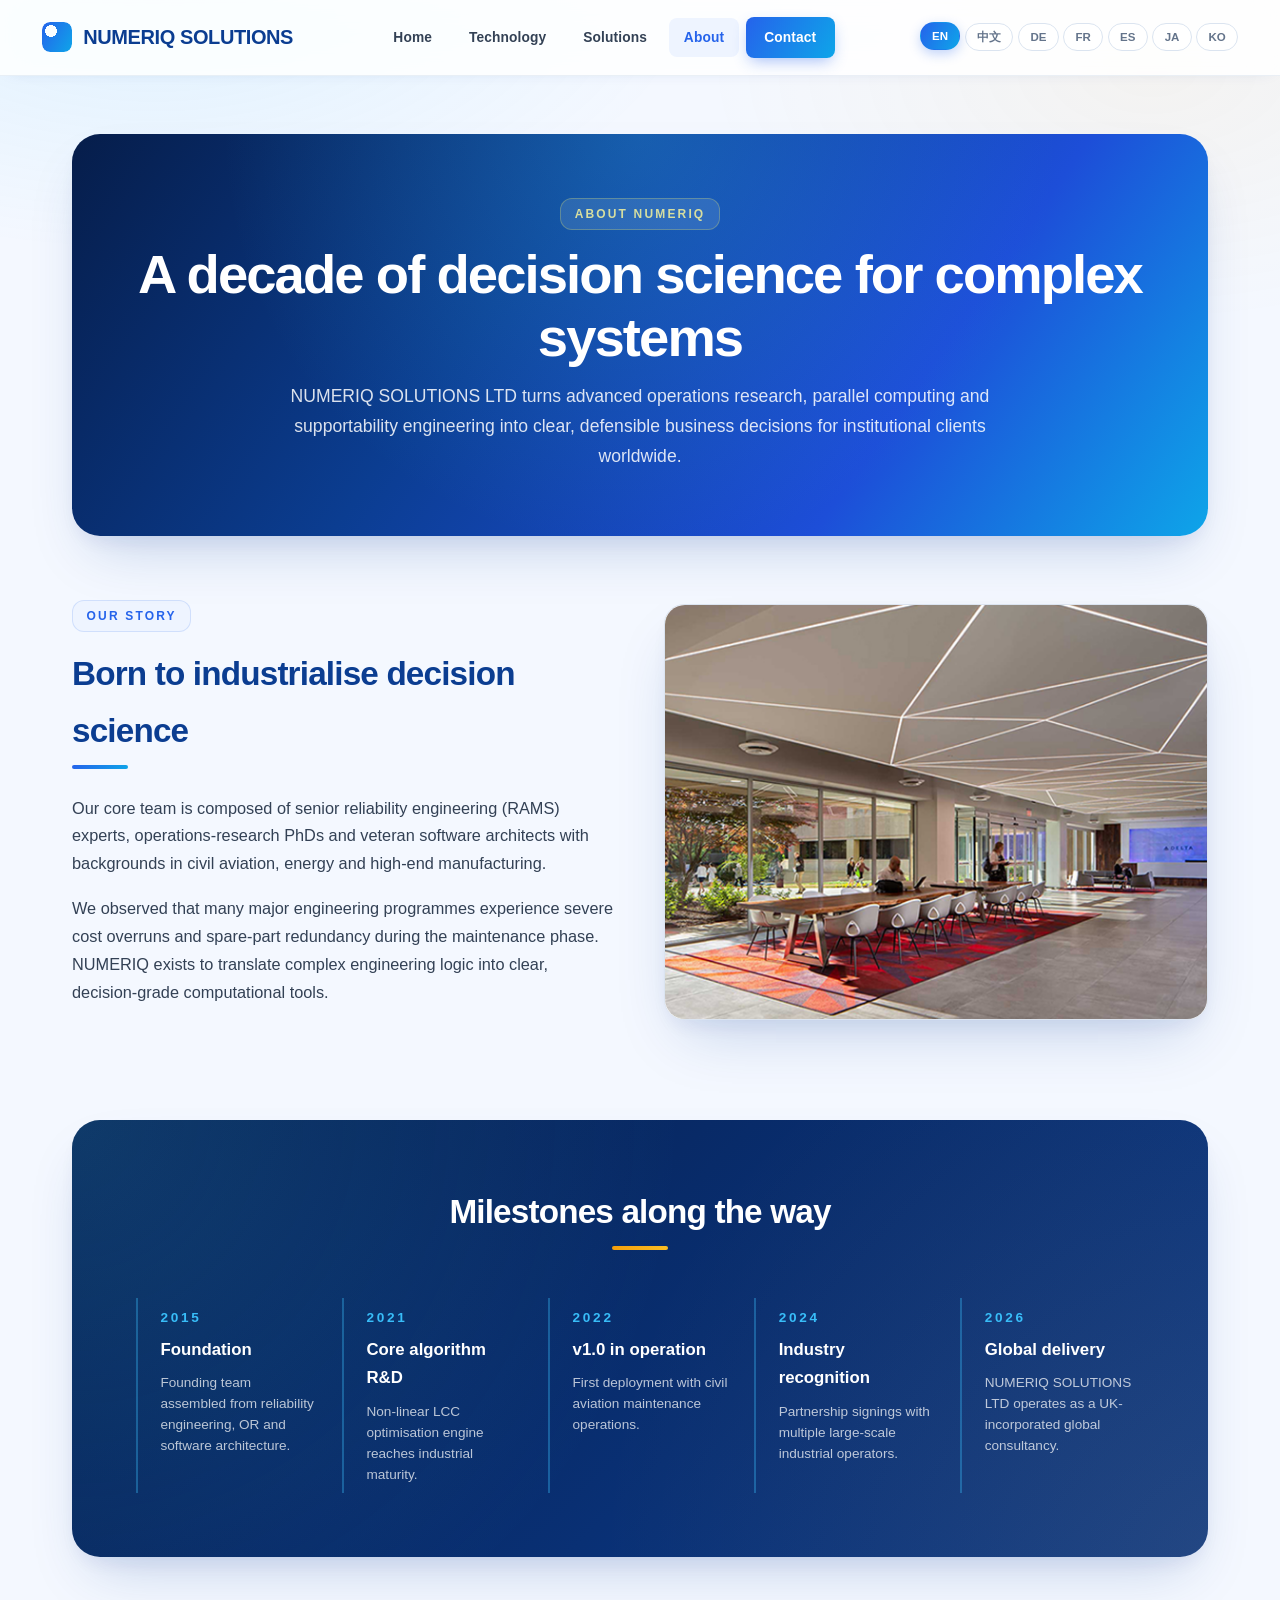
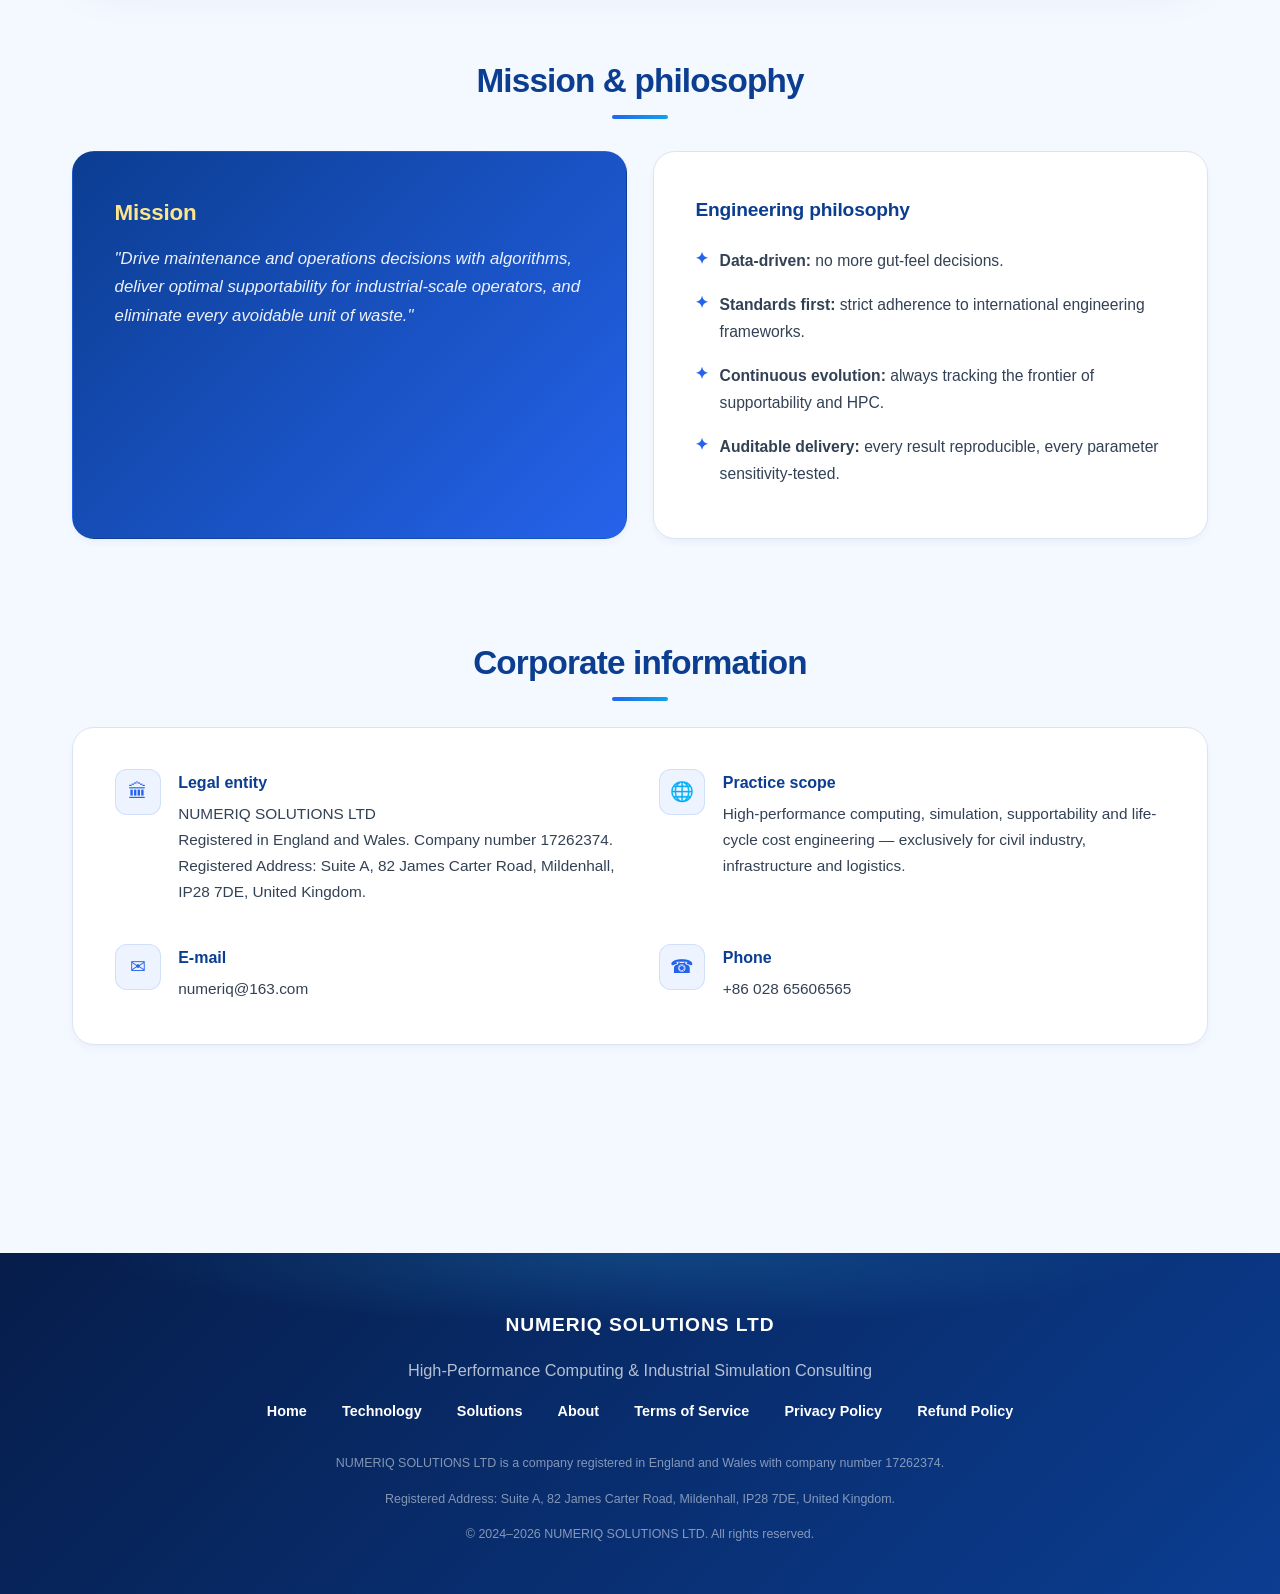
<file: about.html>
<!DOCTYPE html>
<html lang="en">
<head>
    <meta charset="UTF-8">
    <meta name="viewport" content="width=device-width, initial-scale=1.0">
    <title>About — NUMERIQ SOLUTIONS</title>
    <meta name="description" content="About NUMERIQ SOLUTIONS LTD — global technology consultancy in high-performance computing, decision science and industrial supportability engineering.">
    <link rel="stylesheet" href="assets/style.css">
</head>
<body>

<header>
    <div class="nav-container">
        <a href="index.html" class="logo">NUMERIQ SOLUTIONS</a>
        <nav class="nav-links">
            <a class="nav-link" href="index.html"><span class="lang lang-en">Home</span><span class="lang lang-zh">首页</span><span class="lang lang-de">Start</span><span class="lang lang-fr">Accueil</span><span class="lang lang-es">Inicio</span><span class="lang lang-ja">ホーム</span><span class="lang lang-ko">홈</span></a>
            <a class="nav-link" href="features.html"><span class="lang lang-en">Technology</span><span class="lang lang-zh">技术能力</span><span class="lang lang-de">Technologie</span><span class="lang lang-fr">Technologie</span><span class="lang lang-es">Tecnología</span><span class="lang lang-ja">テクノロジー</span><span class="lang lang-ko">기술</span></a>
            <a class="nav-link" href="solutions.html"><span class="lang lang-en">Solutions</span><span class="lang lang-zh">行业方案</span><span class="lang lang-de">Lösungen</span><span class="lang lang-fr">Solutions</span><span class="lang lang-es">Soluciones</span><span class="lang lang-ja">ソリューション</span><span class="lang lang-ko">솔루션</span></a>
            <a class="nav-link active" href="about.html"><span class="lang lang-en">About</span><span class="lang lang-zh">关于我们</span><span class="lang lang-de">Über uns</span><span class="lang lang-fr">À propos</span><span class="lang lang-es">Nosotros</span><span class="lang lang-ja">会社情報</span><span class="lang lang-ko">회사 소개</span></a>
            <a class="nav-link nav-cta" href="index.html#contact"><span class="lang lang-en">Contact</span><span class="lang lang-zh">联系咨询</span><span class="lang lang-de">Kontakt</span><span class="lang lang-fr">Contact</span><span class="lang lang-es">Contacto</span><span class="lang lang-ja">お問合せ</span><span class="lang lang-ko">문의</span></a>
        </nav>
        <div class="lang-selector">
            <button class="lang-btn active" onclick="setLang('en')">EN</button>
            <button class="lang-btn" onclick="setLang('zh')">中文</button>
            <button class="lang-btn" onclick="setLang('de')">DE</button>
            <button class="lang-btn" onclick="setLang('fr')">FR</button>
            <button class="lang-btn" onclick="setLang('es')">ES</button>
            <button class="lang-btn" onclick="setLang('ja')">JA</button>
            <button class="lang-btn" onclick="setLang('ko')">KO</button>
        </div>
    </div>
</header>

<main>

    <div class="page-header">
        <span class="eyebrow" style="background:rgba(255,255,255,0.12); color:#fde68a; border-color:rgba(253,224,71,0.3);">
            <span class="lang lang-en">About NUMERIQ</span>
            <span class="lang lang-zh">关于 NUMERIQ</span>
            <span class="lang lang-de">Über NUMERIQ</span>
            <span class="lang lang-fr">À propos de NUMERIQ</span>
            <span class="lang lang-es">Sobre NUMERIQ</span>
            <span class="lang lang-ja">NUMERIQについて</span>
            <span class="lang lang-ko">NUMERIQ 소개</span>
        </span>
        <h1>
            <span class="lang lang-en">A decade of decision science for complex systems</span>
            <span class="lang lang-zh">十年深耕复杂系统的决策科学</span>
            <span class="lang lang-de">Ein Jahrzehnt Entscheidungswissenschaft für komplexe Systeme</span>
            <span class="lang lang-fr">Une décennie au service de la science décisionnelle</span>
            <span class="lang lang-es">Una década de ciencia de decisión para sistemas complejos</span>
            <span class="lang lang-ja">複雑システムの意思決定科学を支える10年</span>
            <span class="lang lang-ko">복잡 시스템 의사결정 과학의 10년</span>
        </h1>
        <p>
            <span class="lang lang-en">NUMERIQ SOLUTIONS LTD turns advanced operations research, parallel computing and supportability engineering into clear, defensible business decisions for institutional clients worldwide.</span>
            <span class="lang lang-zh">NUMERIQ SOLUTIONS LTD 将先进的运筹学、并行计算与保障性工程，转化为面向全球机构客户的清晰、可论证的商业决策。</span>
            <span class="lang lang-de">NUMERIQ SOLUTIONS LTD verwandelt Operations Research und HPC in verteidigbare Geschäftsentscheidungen.</span>
            <span class="lang lang-fr">NUMERIQ SOLUTIONS LTD transforme la recherche opérationnelle en décisions défendables.</span>
            <span class="lang lang-es">NUMERIQ SOLUTIONS LTD convierte investigación operativa en decisiones defendibles.</span>
            <span class="lang lang-ja">先進OR・並列計算・保守工学を、確かなビジネス意思決定に変換します。</span>
            <span class="lang lang-ko">고급 운영 연구·병렬 컴퓨팅·유지보수 공학을 확실한 의사결정으로 전환합니다.</span>
        </p>
    </div>

    <!-- ============ About intro ============ -->
    <section>
        <div class="feature-row">
            <div class="feature-text">
                <span class="eyebrow">
                    <span class="lang lang-en">Our story</span>
                    <span class="lang lang-zh">我们的故事</span>
                    <span class="lang lang-de">Unsere Geschichte</span>
                    <span class="lang lang-fr">Notre histoire</span>
                    <span class="lang lang-es">Nuestra historia</span>
                    <span class="lang lang-ja">私たちのストーリー</span>
                    <span class="lang lang-ko">우리 이야기</span>
                </span>
                <h2>
                    <span class="lang lang-en">Born to industrialise decision science</span>
                    <span class="lang lang-zh">为决策科学的工业化而生</span>
                    <span class="lang lang-de">Gegründet zur Industrialisierung der Entscheidungswissenschaft</span>
                    <span class="lang lang-fr">Né pour industrialiser la science décisionnelle</span>
                    <span class="lang lang-es">Nacidos para industrializar la ciencia de decisión</span>
                    <span class="lang lang-ja">意思決定科学の産業化のために</span>
                    <span class="lang lang-ko">의사결정 과학의 산업화를 위해 설립</span>
                </h2>
                <p class="lang lang-en">Our core team is composed of senior reliability engineering (RAMS) experts, operations-research PhDs and veteran software architects with backgrounds in civil aviation, energy and high-end manufacturing.</p>
                <p class="lang lang-zh">我们的核心团队由资深可靠性工程（RAMS）专家、运筹学博士与资深软件架构师组成，专业背景覆盖民航、能源与高端制造。</p>
                <p class="lang lang-de">Unser Kernteam besteht aus RAMS-Experten, OR-Doktoren und erfahrenen Architekten aus Luftfahrt, Energie und High-End-Fertigung.</p>
                <p class="lang lang-fr">Notre équipe rassemble experts RAMS, docteurs en RO et architectes logiciels chevronnés.</p>
                <p class="lang lang-es">Nuestro equipo reúne expertos en RAMS, doctores en IO y arquitectos veteranos.</p>
                <p class="lang lang-ja">RAMS専門家・運筹学博士・ベテランアーキテクトで構成され、民航・エネルギー・高端製造の経歴を有します。</p>
                <p class="lang lang-ko">RAMS 전문가, 운영연구 박사, 베테랑 아키텍트로 구성되며 민항·에너지·하이엔드 제조 경력을 갖췄습니다.</p>
                <p class="lang lang-en">We observed that many major engineering programmes experience severe cost overruns and spare-part redundancy during the maintenance phase. NUMERIQ exists to translate complex engineering logic into clear, decision-grade computational tools.</p>
                <p class="lang lang-zh">我们观察到许多重大工程项目在后期维保阶段面临严重的成本失控与备件冗余。NUMERIQ 的存在，是把复杂的工程逻辑转化为清晰、可决策级别的计算工具。</p>
                <p class="lang lang-de">Viele Großprogramme leiden unter Kostenüberschreitungen in der Wartungsphase. NUMERIQ macht das beherrschbar.</p>
                <p class="lang lang-fr">De nombreux programmes souffrent de dérives de coûts en maintenance. NUMERIQ rend cela maîtrisable.</p>
                <p class="lang lang-es">Muchos programas sufren sobrecostos en mantenimiento. NUMERIQ lo hace manejable.</p>
                <p class="lang lang-ja">大型プロジェクトの保守段階で起きるコスト超過を解決します。</p>
                <p class="lang lang-ko">대형 사업의 유지보수 단계 비용 초과 문제를 해결합니다.</p>
            </div>
            <div class="feature-image-card" style="padding: 0;">
                <img src="assets/Image_a4.png" alt="Modern collaborative workspace" style="border-radius: 20px;">
            </div>
        </div>
    </section>

    <!-- ============ Milestones ============ -->
    <section>
        <div class="timeline">
            <h2>
                <span class="lang lang-en">Milestones along the way</span>
                <span class="lang lang-zh">我们的足迹</span>
                <span class="lang lang-de">Unsere Meilensteine</span>
                <span class="lang lang-fr">Notre parcours</span>
                <span class="lang lang-es">Nuestros hitos</span>
                <span class="lang lang-ja">私たちの歩み</span>
                <span class="lang lang-ko">주요 발자취</span>
            </h2>
            <div class="timeline-grid">
                <div class="milestone">
                    <div class="year">2015</div>
                    <div class="title">
                        <span class="lang lang-en">Foundation</span>
                        <span class="lang lang-zh">公司成立</span>
                        <span class="lang lang-de">Gründung</span>
                        <span class="lang lang-fr">Fondation</span>
                        <span class="lang lang-es">Fundación</span>
                        <span class="lang lang-ja">創業</span>
                        <span class="lang lang-ko">설립</span>
                    </div>
                    <p>
                        <span class="lang lang-en">Founding team assembled from reliability engineering, OR and software architecture.</span>
                        <span class="lang lang-zh">由可靠性工程、运筹学与软件架构领域的资深成员组建。</span>
                        <span class="lang lang-de">Gründungsteam aus RAMS, OR und Software.</span>
                        <span class="lang lang-fr">Équipe fondatrice issue de RAMS, RO et logiciel.</span>
                        <span class="lang lang-es">Equipo fundador de RAMS, IO y software.</span>
                        <span class="lang lang-ja">RAMS・OR・ソフト出身チームで創業。</span>
                        <span class="lang lang-ko">RAMS·OR·소프트웨어 출신 팀 결성.</span>
                    </p>
                </div>
                <div class="milestone">
                    <div class="year">2021</div>
                    <div class="title">
                        <span class="lang lang-en">Core algorithm R&amp;D</span>
                        <span class="lang lang-zh">核心算法研发</span>
                        <span class="lang lang-de">Kernalgorithmik</span>
                        <span class="lang lang-fr">R&amp;D algorithmique</span>
                        <span class="lang lang-es">I+D de algoritmos</span>
                        <span class="lang lang-ja">基幹アルゴリズム研究</span>
                        <span class="lang lang-ko">핵심 알고리즘 R&D</span>
                    </div>
                    <p>
                        <span class="lang lang-en">Non-linear LCC optimisation engine reaches industrial maturity.</span>
                        <span class="lang lang-zh">基于 LCC 的非线性优化引擎达到工业级成熟度。</span>
                        <span class="lang lang-de">Nichtlineare LCC-Engine erreicht Industriereife.</span>
                        <span class="lang lang-fr">Moteur LCC non linéaire prêt pour l'industrie.</span>
                        <span class="lang lang-es">Motor LCC no lineal listo para la industria.</span>
                        <span class="lang lang-ja">非線形LCCエンジンが産業実用レベルに到達。</span>
                        <span class="lang lang-ko">비선형 LCC 엔진이 산업 성숙도에 도달.</span>
                    </p>
                </div>
                <div class="milestone">
                    <div class="year">2022</div>
                    <div class="title">
                        <span class="lang lang-en">v1.0 in operation</span>
                        <span class="lang lang-zh">1.0 版本投入运行</span>
                        <span class="lang lang-de">v1.0 im Einsatz</span>
                        <span class="lang lang-fr">v1.0 en opération</span>
                        <span class="lang lang-es">v1.0 en operación</span>
                        <span class="lang lang-ja">v1.0運用開始</span>
                        <span class="lang lang-ko">v1.0 운영 시작</span>
                    </div>
                    <p>
                        <span class="lang lang-en">First deployment with civil aviation maintenance operations.</span>
                        <span class="lang lang-zh">首次部署服务于民航维护业务。</span>
                        <span class="lang lang-de">Ersteinsatz in der Luftfahrtwartung.</span>
                        <span class="lang lang-fr">Premier déploiement en maintenance aéronautique.</span>
                        <span class="lang lang-es">Primer despliegue en aviación civil.</span>
                        <span class="lang lang-ja">民航整備での初期導入。</span>
                        <span class="lang lang-ko">민항 정비 분야 최초 도입.</span>
                    </p>
                </div>
                <div class="milestone">
                    <div class="year">2024</div>
                    <div class="title">
                        <span class="lang lang-en">Industry recognition</span>
                        <span class="lang lang-zh">行业领跑</span>
                        <span class="lang lang-de">Branchenanerkennung</span>
                        <span class="lang lang-fr">Reconnaissance sectorielle</span>
                        <span class="lang lang-es">Reconocimiento sectorial</span>
                        <span class="lang lang-ja">業界での実績</span>
                        <span class="lang lang-ko">업계 인정</span>
                    </div>
                    <p>
                        <span class="lang lang-en">Partnership signings with multiple large-scale industrial operators.</span>
                        <span class="lang lang-zh">与多家大型工业运营商达成战略合作。</span>
                        <span class="lang lang-de">Strategische Partnerschaften mit Großbetreibern.</span>
                        <span class="lang lang-fr">Partenariats avec grands opérateurs industriels.</span>
                        <span class="lang lang-es">Alianzas con grandes operadores industriales.</span>
                        <span class="lang lang-ja">大型産業運営者との戦略提携。</span>
                        <span class="lang lang-ko">대형 산업 운영사와 전략 제휴.</span>
                    </p>
                </div>
                <div class="milestone">
                    <div class="year">2026</div>
                    <div class="title">
                        <span class="lang lang-en">Global delivery</span>
                        <span class="lang lang-zh">全球化交付</span>
                        <span class="lang lang-de">Globale Bereitstellung</span>
                        <span class="lang lang-fr">Livraison mondiale</span>
                        <span class="lang lang-es">Entrega global</span>
                        <span class="lang lang-ja">グローバル提供</span>
                        <span class="lang lang-ko">글로벌 제공</span>
                    </div>
                    <p>
                        <span class="lang lang-en">NUMERIQ SOLUTIONS LTD operates as a UK-incorporated global consultancy.</span>
                        <span class="lang lang-zh">NUMERIQ SOLUTIONS LTD 以英国注册主体，面向全球提供咨询。</span>
                        <span class="lang lang-de">UK-registrierte Beratung mit weltweiter Lieferung.</span>
                        <span class="lang lang-fr">Conseil enregistré au Royaume-Uni, livraison mondiale.</span>
                        <span class="lang lang-es">Consultoría registrada en UK con cobertura global.</span>
                        <span class="lang lang-ja">英国登記のグローバル・コンサルティング。</span>
                        <span class="lang lang-ko">영국 등록 글로벌 컨설팅 운영.</span>
                    </p>
                </div>
            </div>
        </div>
    </section>

    <!-- ============ Mission / Vision ============ -->
    <section>
        <h2 class="center">
            <span class="lang lang-en">Mission &amp; philosophy</span>
            <span class="lang lang-zh">使命与理念</span>
            <span class="lang lang-de">Mission &amp; Philosophie</span>
            <span class="lang lang-fr">Mission &amp; philosophie</span>
            <span class="lang lang-es">Misión y filosofía</span>
            <span class="lang lang-ja">ミッションと理念</span>
            <span class="lang lang-ko">미션과 철학</span>
        </h2>
        <div class="dual-panel">
            <div class="mission-panel">
                <h3>
                    <span class="lang lang-en">Mission</span>
                    <span class="lang lang-zh">企业使命</span>
                    <span class="lang lang-de">Mission</span>
                    <span class="lang lang-fr">Mission</span>
                    <span class="lang lang-es">Misión</span>
                    <span class="lang lang-ja">企業ミッション</span>
                    <span class="lang lang-ko">기업 미션</span>
                </h3>
                <p>
                    <span class="lang lang-en">"Drive maintenance and operations decisions with algorithms, deliver optimal supportability for industrial-scale operators, and eliminate every avoidable unit of waste."</span>
                    <span class="lang lang-zh">"以算法驱动维保与运营决策，为大型工业运营方提供最优保障策略，消灭每一份不必要的浪费。"</span>
                    <span class="lang lang-de">„Wartung mit Algorithmen steuern, optimale Supportability liefern, jede vermeidbare Verschwendung eliminieren."</span>
                    <span class="lang lang-fr">« Piloter la maintenance par les algorithmes et éliminer chaque gaspillage évitable. »</span>
                    <span class="lang lang-es">"Conducir el mantenimiento con algoritmos y eliminar todo desperdicio evitable."</span>
                    <span class="lang lang-ja">"アルゴリズムで保守を駆動し、回避可能な無駄を一切なくす。"</span>
                    <span class="lang lang-ko">"알고리즘으로 유지보수를 주도하고 피할 수 있는 모든 낭비를 없앤다."</span>
                </p>
            </div>
            <div class="vision-panel">
                <h3>
                    <span class="lang lang-en">Engineering philosophy</span>
                    <span class="lang lang-zh">技术理念</span>
                    <span class="lang lang-de">Engineering-Philosophie</span>
                    <span class="lang lang-fr">Philosophie d'ingénierie</span>
                    <span class="lang lang-es">Filosofía de ingeniería</span>
                    <span class="lang lang-ja">エンジニアリング理念</span>
                    <span class="lang lang-ko">엔지니어링 철학</span>
                </h3>
                <ul>
                    <li>
                        <span class="lang lang-en"><strong>Data-driven:</strong> no more gut-feel decisions.</span>
                        <span class="lang lang-zh"><strong>数据驱动：</strong>拒绝拍脑袋决策。</span>
                        <span class="lang lang-de"><strong>Datengetrieben:</strong> keine Bauchentscheidungen.</span>
                        <span class="lang lang-fr"><strong>Pilotage par les données :</strong> finies les décisions à l'instinct.</span>
                        <span class="lang lang-es"><strong>Basado en datos:</strong> sin decisiones intuitivas.</span>
                        <span class="lang lang-ja"><strong>データ駆動：</strong>直感任せの判断を排除。</span>
                        <span class="lang lang-ko"><strong>데이터 중심:</strong> 직관적 의사결정 지양.</span>
                    </li>
                    <li>
                        <span class="lang lang-en"><strong>Standards first:</strong> strict adherence to international engineering frameworks.</span>
                        <span class="lang lang-zh"><strong>标准先行：</strong>严格遵循国际通用工程标准。</span>
                        <span class="lang lang-de"><strong>Standards zuerst:</strong> strenge Einhaltung internationaler Normen.</span>
                        <span class="lang lang-fr"><strong>Normes d'abord :</strong> respect strict des cadres internationaux.</span>
                        <span class="lang lang-es"><strong>Normas primero:</strong> apego estricto a marcos internacionales.</span>
                        <span class="lang lang-ja"><strong>標準優先：</strong>国際工学規格を厳格に遵守。</span>
                        <span class="lang lang-ko"><strong>표준 우선:</strong> 국제 표준을 엄격히 준수.</span>
                    </li>
                    <li>
                        <span class="lang lang-en"><strong>Continuous evolution:</strong> always tracking the frontier of supportability and HPC.</span>
                        <span class="lang lang-zh"><strong>持续进化：</strong>始终紧跟保障性与高性能计算前沿。</span>
                        <span class="lang lang-de"><strong>Stete Evolution:</strong> immer am Puls der Supportability- und HPC-Forschung.</span>
                        <span class="lang lang-fr"><strong>Évolution continue :</strong> à la pointe de la supportabilité et du HPC.</span>
                        <span class="lang lang-es"><strong>Evolución continua:</strong> a la vanguardia de supportability y HPC.</span>
                        <span class="lang lang-ja"><strong>進化を続ける：</strong>保守性とHPCの最前線を追う。</span>
                        <span class="lang lang-ko"><strong>지속 진화:</strong> 유지보수성과 HPC의 최전선을 추적.</span>
                    </li>
                    <li>
                        <span class="lang lang-en"><strong>Auditable delivery:</strong> every result reproducible, every parameter sensitivity-tested.</span>
                        <span class="lang lang-zh"><strong>可审计交付：</strong>每个结果可复现，每个参数可做敏感度分析。</span>
                        <span class="lang lang-de"><strong>Prüfbare Lieferung:</strong> reproduzierbar, mit Sensitivitätsanalyse.</span>
                        <span class="lang lang-fr"><strong>Livraison auditable :</strong> reproductible, sensibilité incluse.</span>
                        <span class="lang lang-es"><strong>Entrega auditable:</strong> reproducible y con análisis de sensibilidad.</span>
                        <span class="lang lang-ja"><strong>監査可能な納品：</strong>再現性と感度分析を担保。</span>
                        <span class="lang lang-ko"><strong>감사 가능한 납품:</strong> 재현성과 민감도 분석을 보장.</span>
                    </li>
                </ul>
            </div>
        </div>
    </section>

    <!-- ============ Company info ============ -->
    <section>
        <h2 class="center">
            <span class="lang lang-en">Corporate information</span>
            <span class="lang lang-zh">公司信息</span>
            <span class="lang lang-de">Unternehmensinformation</span>
            <span class="lang lang-fr">Informations société</span>
            <span class="lang lang-es">Información corporativa</span>
            <span class="lang lang-ja">会社情報</span>
            <span class="lang lang-ko">회사 정보</span>
        </h2>
        <div class="contact-card">
            <div class="contact-block">
                <div class="contact-icon">🏛</div>
                <div>
                    <h4>
                        <span class="lang lang-en">Legal entity</span>
                        <span class="lang lang-zh">注册主体</span>
                        <span class="lang lang-de">Juristische Person</span>
                        <span class="lang lang-fr">Entité juridique</span>
                        <span class="lang lang-es">Entidad legal</span>
                        <span class="lang lang-ja">法的主体</span>
                        <span class="lang lang-ko">법인</span>
                    </h4>
                    <p>NUMERIQ SOLUTIONS LTD</p>
                    <p class="lang lang-en">Registered in England and Wales. Company number 17262374.</p>
                    <p class="lang lang-en">Registered Address: Suite A, 82 James Carter Road, Mildenhall, IP28 7DE, United Kingdom.</p>
                    <p class="lang lang-zh">于英格兰与威尔士注册，公司编号 17262374。</p>
                    <p class="lang lang-zh">注册地址: Suite A, 82 James Carter Road, Mildenhall, IP28 7DE, United Kingdom.</p>
                    <p class="lang lang-de">In England und Wales eingetragen, Unternehmensnummer 17262374.</p>
                    <p class="lang lang-de">Registered Address: Suite A, 82 James Carter Road, Mildenhall, IP28 7DE, United Kingdom.</p>
                    <p class="lang lang-fr">Enregistrée en Angleterre et au Pays de Galles, n° 17262374.</p>
                    <p class="lang lang-fr">Registered Address: Suite A, 82 James Carter Road, Mildenhall, IP28 7DE, United Kingdom.</p>
                    <p class="lang lang-es">Registrada en Inglaterra y Gales, n.º 17262374.</p>
                    <p class="lang lang-es">Registered Address: Suite A, 82 James Carter Road, Mildenhall, IP28 7DE, United Kingdom.</p>
                    <p class="lang lang-ja">英国（イングランド及びウェールズ）登記、会社番号 17262374。</p>
                    <p class="lang lang-ja">Registered Address: Suite A, 82 James Carter Road, Mildenhall, IP28 7DE, United Kingdom.</p>
                    <p class="lang lang-ko">잉글랜드 및 웨일스 등록, 회사 번호 17262374.</p>
                    <p class="lang lang-ko">Registered Address: Suite A, 82 James Carter Road, Mildenhall, IP28 7DE, United Kingdom.</p>
                </div>
            </div>
            <div class="contact-block">
                <div class="contact-icon">🌐</div>
                <div>
                    <h4>
                        <span class="lang lang-en">Practice scope</span>
                        <span class="lang lang-zh">业务范围</span>
                        <span class="lang lang-de">Tätigkeitsbereich</span>
                        <span class="lang lang-fr">Champ d'activité</span>
                        <span class="lang lang-es">Ámbito de actividad</span>
                        <span class="lang lang-ja">事業範囲</span>
                        <span class="lang lang-ko">사업 범위</span>
                    </h4>
                    <p class="lang lang-en">High-performance computing, simulation, supportability and life-cycle cost engineering — exclusively for civil industry, infrastructure and logistics.</p>
                    <p class="lang lang-zh">高性能计算、仿真、保障性与全寿命周期成本工程，业务严格限定于民用工业、基础设施与物流。</p>
                    <p class="lang lang-de">HPC, Simulation, Supportability und LCC — ausschließlich für zivile Industrie und Infrastruktur.</p>
                    <p class="lang lang-fr">HPC, simulation, supportabilité et LCC — uniquement pour l'industrie civile.</p>
                    <p class="lang lang-es">HPC, simulación, supportability y LCC — exclusivamente para industria civil.</p>
                    <p class="lang lang-ja">HPC・シミュレーション・保守性・LCC、民間産業に特化。</p>
                    <p class="lang lang-ko">HPC·시뮬레이션·유지보수성·LCC, 민간 산업에 특화.</p>
                </div>
            </div>
            <div class="contact-block">
                <div class="contact-icon">✉</div>
                <div>
                    <h4>
                        <span class="lang lang-en">E-mail</span>
                        <span class="lang lang-zh">电子邮箱</span>
                        <span class="lang lang-de">E-Mail</span>
                        <span class="lang lang-fr">Courriel</span>
                        <span class="lang lang-es">Correo</span>
                        <span class="lang lang-ja">メール</span>
                        <span class="lang lang-ko">이메일</span>
                    </h4>
                    <p>numeriq@163.com</p>
                </div>
            </div>
            <div class="contact-block">
                <div class="contact-icon">☎</div>
                <div>
                    <h4>
                        <span class="lang lang-en">Phone</span>
                        <span class="lang lang-zh">联系电话</span>
                        <span class="lang lang-de">Telefon</span>
                        <span class="lang lang-fr">Téléphone</span>
                        <span class="lang lang-es">Teléfono</span>
                        <span class="lang lang-ja">電話</span>
                        <span class="lang lang-ko">전화</span>
                    </h4>
                    <p>+86 028 65606565</p>
                </div>
            </div>
        </div>
    </section>

</main>

<footer>
    <div class="footer-inner">
        <div class="footer-brand">NUMERIQ SOLUTIONS LTD</div>
        <p>
            <span class="lang lang-en">High-Performance Computing &amp; Industrial Simulation Consulting</span>
            <span class="lang lang-zh">高性能计算与工业仿真咨询</span>
            <span class="lang lang-de">Hochleistungsrechnen &amp; Industrielle Simulationsberatung</span>
            <span class="lang lang-fr">Calcul Haute Performance &amp; Conseil en Simulation Industrielle</span>
            <span class="lang lang-es">Computación de Alto Rendimiento y Consultoría de Simulación</span>
            <span class="lang lang-ja">高性能計算と産業シミュレーションコンサルティング</span>
            <span class="lang lang-ko">고성능 컴퓨팅 및 산업 시뮬레이션 컨설팅</span>
        </p>
        <div class="footer-links">
            <a href="index.html"><span class="lang lang-en">Home</span><span class="lang lang-zh">首页</span><span class="lang lang-de">Start</span><span class="lang lang-fr">Accueil</span><span class="lang lang-es">Inicio</span><span class="lang lang-ja">ホーム</span><span class="lang lang-ko">홈</span></a>
            <a href="features.html"><span class="lang lang-en">Technology</span><span class="lang lang-zh">技术能力</span><span class="lang lang-de">Technologie</span><span class="lang lang-fr">Technologie</span><span class="lang lang-es">Tecnología</span><span class="lang lang-ja">テクノロジー</span><span class="lang lang-ko">기술</span></a>
            <a href="solutions.html"><span class="lang lang-en">Solutions</span><span class="lang lang-zh">行业方案</span><span class="lang lang-de">Lösungen</span><span class="lang lang-fr">Solutions</span><span class="lang lang-es">Soluciones</span><span class="lang lang-ja">ソリューション</span><span class="lang lang-ko">솔루션</span></a>
            <a href="about.html"><span class="lang lang-en">About</span><span class="lang lang-zh">关于我们</span><span class="lang lang-de">Über uns</span><span class="lang lang-fr">À propos</span><span class="lang lang-es">Nosotros</span><span class="lang lang-ja">会社情報</span><span class="lang lang-ko">회사 소개</span></a>
            <a href="terms.html"><span class="lang lang-en">Terms of Service</span><span class="lang lang-zh">服务条款</span><span class="lang lang-de">Nutzungsbedingungen</span><span class="lang lang-fr">Conditions</span><span class="lang lang-es">Términos</span><span class="lang lang-ja">利用規約</span><span class="lang lang-ko">이용약관</span></a>
            <a href="privacy.html"><span class="lang lang-en">Privacy Policy</span><span class="lang lang-zh">隐私政策</span><span class="lang lang-de">Datenschutz</span><span class="lang lang-fr">Confidentialité</span><span class="lang lang-es">Privacidad</span><span class="lang lang-ja">プライバシー</span><span class="lang lang-ko">개인정보</span></a>
            <a href="refund.html"><span class="lang lang-en">Refund Policy</span><span class="lang lang-zh">退款政策</span><span class="lang lang-de">Rückerstattung</span><span class="lang lang-fr">Remboursement</span><span class="lang lang-es">Reembolso</span><span class="lang lang-ja">返金規定</span><span class="lang lang-ko">환불 규정</span></a>
        </div>
        <p class="small">NUMERIQ SOLUTIONS LTD is a company registered in England and Wales with company number 17262374.</p>
        <p class="small">Registered Address: Suite A, 82 James Carter Road, Mildenhall, IP28 7DE, United Kingdom.</p>
        <p class="small">© 2024–2026 NUMERIQ SOLUTIONS LTD. All rights reserved.</p>
    </div>
</footer>

<script>
function setLang(lang) {
    document.documentElement.lang = lang;
    localStorage.setItem('site-lang', lang);
    document.querySelectorAll('.lang-btn').forEach(btn => {
        btn.classList.remove('active');
        const t = btn.innerText.toLowerCase();
        if ( t === lang ||
            (lang==='zh' && btn.innerText==='中文') ||
            (lang==='de' && t==='de') ||
            (lang==='fr' && t==='fr') ||
            (lang==='es' && t==='es') ||
            (lang==='ja' && t==='ja') ||
            (lang==='ko' && t==='ko') ) {
            btn.classList.add('active');
        }
    });
}
setLang(localStorage.getItem('site-lang') || 'en');
</script>

</body>
</html>
</file>
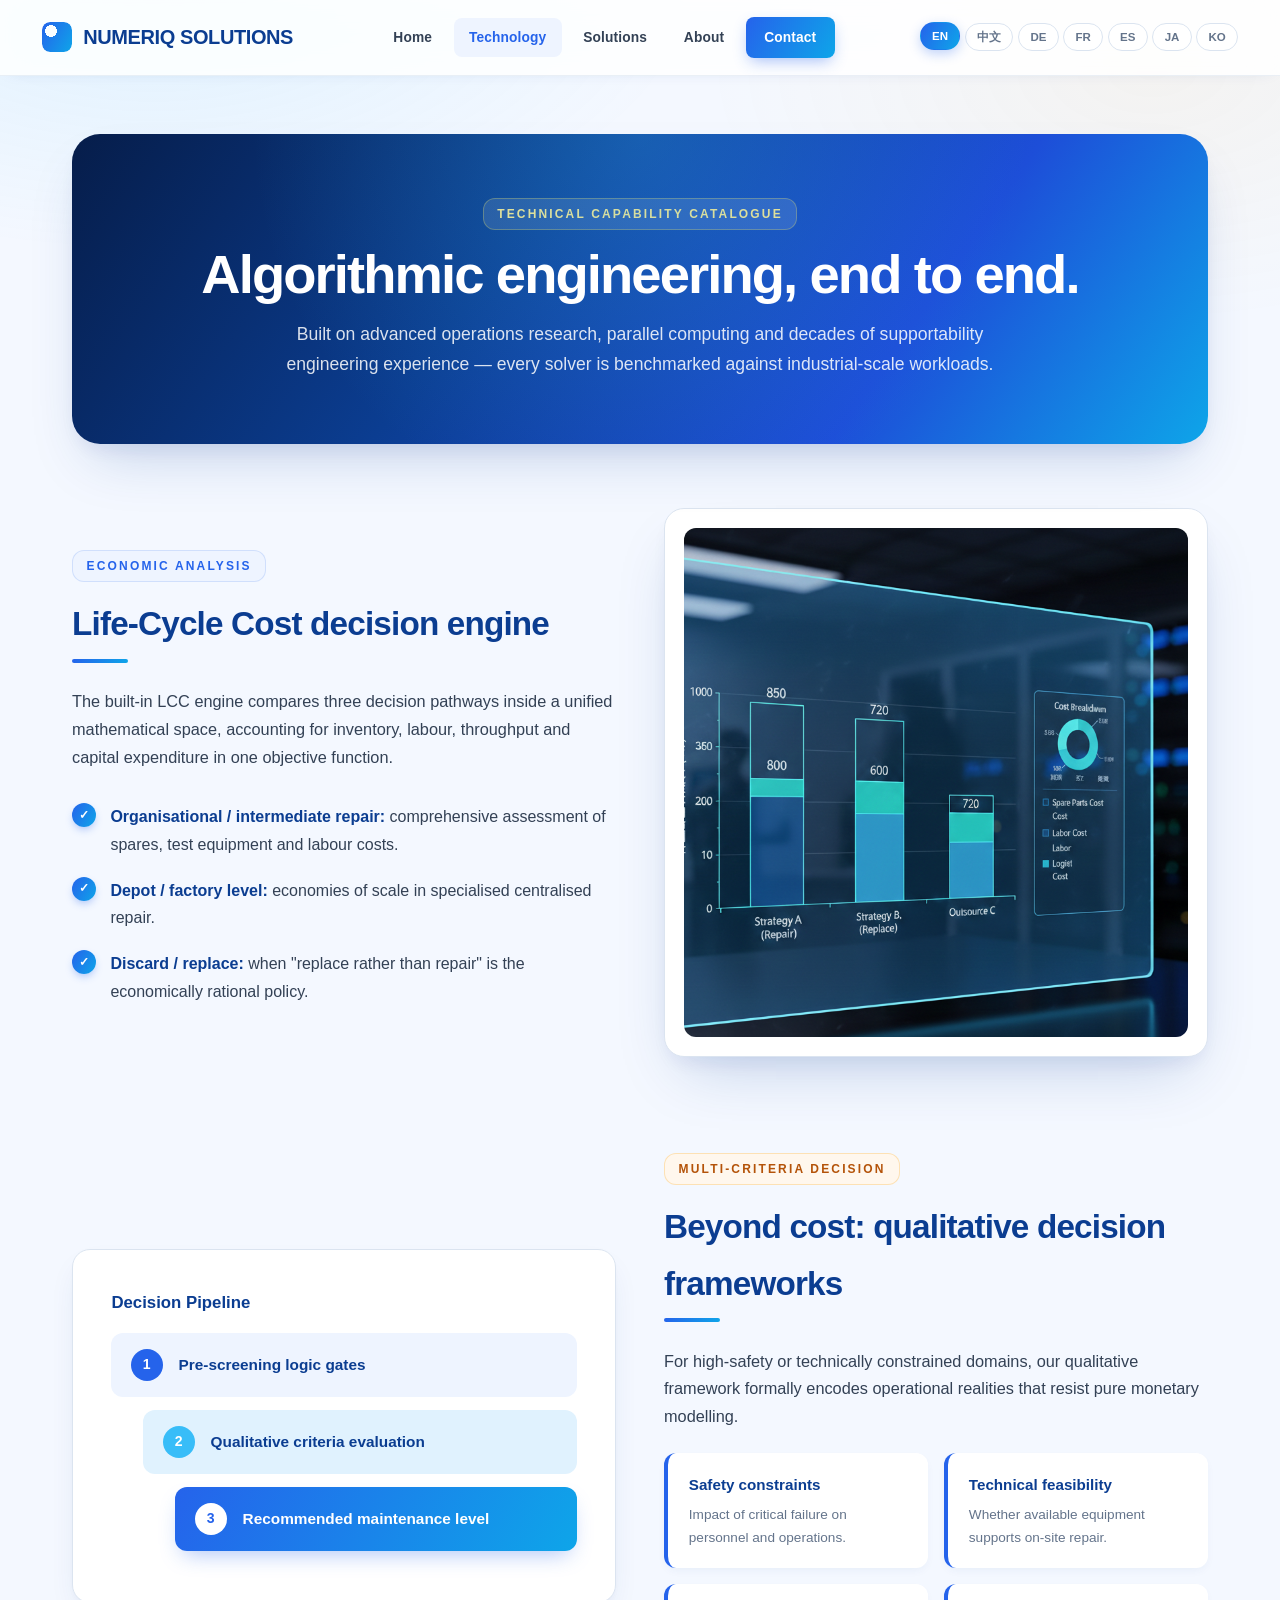
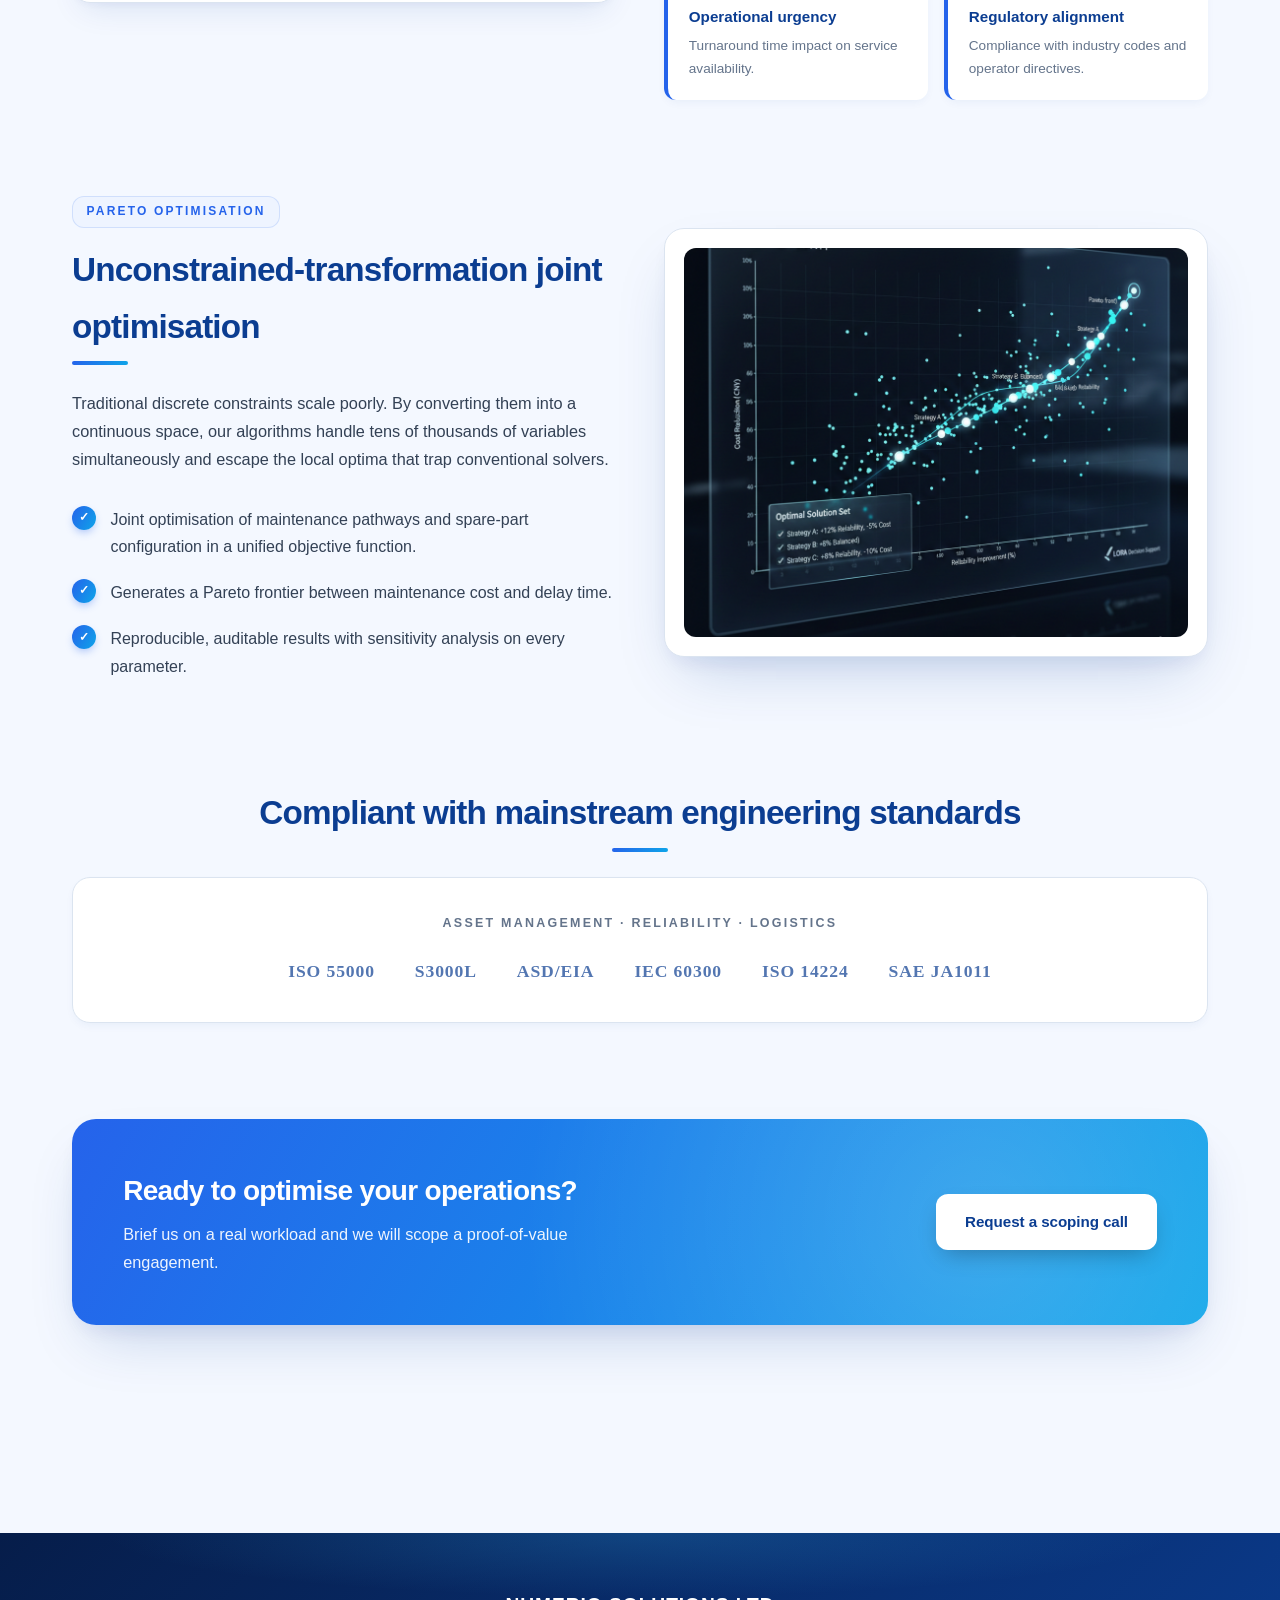
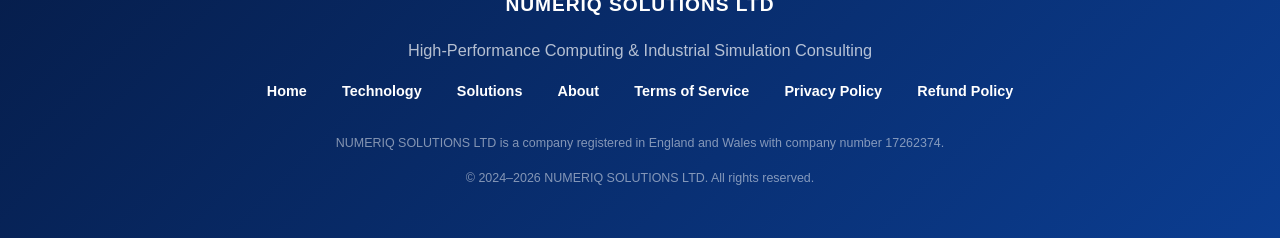
<file: features.html>
<!DOCTYPE html>
<html lang="en">
<head>
    <meta charset="UTF-8">
    <meta name="viewport" content="width=device-width, initial-scale=1.0">
    <title>Technology Capabilities — NUMERIQ SOLUTIONS</title>
    <meta name="description" content="Deep technical capabilities of NUMERIQ SOLUTIONS: life-cycle cost analytics, multi-criteria decision frameworks, Pareto optimisation, joint sparing and engineer scheduling.">
    <link rel="stylesheet" href="assets/style.css">
</head>
<body>

<header>
    <div class="nav-container">
        <a href="index.html" class="logo">NUMERIQ SOLUTIONS</a>
        <nav class="nav-links">
            <a class="nav-link" href="index.html"><span class="lang lang-en">Home</span><span class="lang lang-zh">首页</span><span class="lang lang-de">Start</span><span class="lang lang-fr">Accueil</span><span class="lang lang-es">Inicio</span><span class="lang lang-ja">ホーム</span><span class="lang lang-ko">홈</span></a>
            <a class="nav-link active" href="features.html"><span class="lang lang-en">Technology</span><span class="lang lang-zh">技术能力</span><span class="lang lang-de">Technologie</span><span class="lang lang-fr">Technologie</span><span class="lang lang-es">Tecnología</span><span class="lang lang-ja">テクノロジー</span><span class="lang lang-ko">기술</span></a>
            <a class="nav-link" href="solutions.html"><span class="lang lang-en">Solutions</span><span class="lang lang-zh">行业方案</span><span class="lang lang-de">Lösungen</span><span class="lang lang-fr">Solutions</span><span class="lang lang-es">Soluciones</span><span class="lang lang-ja">ソリューション</span><span class="lang lang-ko">솔루션</span></a>
            <a class="nav-link" href="about.html"><span class="lang lang-en">About</span><span class="lang lang-zh">关于我们</span><span class="lang lang-de">Über uns</span><span class="lang lang-fr">À propos</span><span class="lang lang-es">Nosotros</span><span class="lang lang-ja">会社情報</span><span class="lang lang-ko">회사 소개</span></a>
            <a class="nav-link nav-cta" href="index.html#contact"><span class="lang lang-en">Contact</span><span class="lang lang-zh">联系咨询</span><span class="lang lang-de">Kontakt</span><span class="lang lang-fr">Contact</span><span class="lang lang-es">Contacto</span><span class="lang lang-ja">お問合せ</span><span class="lang lang-ko">문의</span></a>
        </nav>
        <div class="lang-selector">
            <button class="lang-btn active" onclick="setLang('en')">EN</button>
            <button class="lang-btn" onclick="setLang('zh')">中文</button>
            <button class="lang-btn" onclick="setLang('de')">DE</button>
            <button class="lang-btn" onclick="setLang('fr')">FR</button>
            <button class="lang-btn" onclick="setLang('es')">ES</button>
            <button class="lang-btn" onclick="setLang('ja')">JA</button>
            <button class="lang-btn" onclick="setLang('ko')">KO</button>
        </div>
    </div>
</header>

<main>

    <div class="page-header">
        <span class="eyebrow" style="background:rgba(255,255,255,0.12); color:#fde68a; border-color:rgba(253,224,71,0.3);">
            <span class="lang lang-en">Technical Capability Catalogue</span>
            <span class="lang lang-zh">技术能力总目录</span>
            <span class="lang lang-de">Technischer Kapazitätskatalog</span>
            <span class="lang lang-fr">Catalogue des capacités</span>
            <span class="lang lang-es">Catálogo de capacidades</span>
            <span class="lang lang-ja">技術能力カタログ</span>
            <span class="lang lang-ko">기술 역량 카탈로그</span>
        </span>
        <h1>
            <span class="lang lang-en">Algorithmic engineering, end to end.</span>
            <span class="lang lang-zh">端到端的算法工程能力</span>
            <span class="lang lang-de">Algorithmische Ingenieurskunst, durchgängig.</span>
            <span class="lang lang-fr">Ingénierie algorithmique de bout en bout.</span>
            <span class="lang lang-es">Ingeniería algorítmica de extremo a extremo.</span>
            <span class="lang lang-ja">エンドツーエンドのアルゴリズム工学</span>
            <span class="lang lang-ko">엔드 투 엔드 알고리즘 엔지니어링</span>
        </h1>
        <p>
            <span class="lang lang-en">Built on advanced operations research, parallel computing and decades of supportability engineering experience — every solver is benchmarked against industrial-scale workloads.</span>
            <span class="lang lang-zh">基于先进的运筹学、并行计算与数十年保障性工程经验，每一个求解器都经过工业级负载基准测试。</span>
            <span class="lang lang-de">Aufbauend auf Operations Research, paralleler Berechnung und jahrzehntelanger Erfahrung — jeder Solver wird industriell getestet.</span>
            <span class="lang lang-fr">Basé sur la recherche opérationnelle, le calcul parallèle et des décennies d'expérience industrielle.</span>
            <span class="lang lang-es">Basado en investigación operativa, computación paralela y décadas de experiencia industrial.</span>
            <span class="lang lang-ja">オペレーションズリサーチ、並列計算、長年の保守工学経験に基づくソルバー。</span>
            <span class="lang lang-ko">운영 연구, 병렬 컴퓨팅, 수십 년의 유지보수 엔지니어링 경험에 기반한 솔버.</span>
        </p>
    </div>

    <!-- ============ Economic LCC ============ -->
    <section>
        <div class="feature-row">
            <div class="feature-text">
                <span class="eyebrow">Economic Analysis</span>
                <h2>
                    <span class="lang lang-en">Life-Cycle Cost decision engine</span>
                    <span class="lang lang-zh">全寿命周期成本决策引擎</span>
                    <span class="lang lang-de">Lebenszyklus-Kosten-Engine</span>
                    <span class="lang lang-fr">Moteur de coût de cycle de vie</span>
                    <span class="lang lang-es">Motor de costo de ciclo de vida</span>
                    <span class="lang lang-ja">ライフサイクル・コスト決定エンジン</span>
                    <span class="lang lang-ko">전수명 비용 결정 엔진</span>
                </h2>
                <p class="lang lang-en">The built-in LCC engine compares three decision pathways inside a unified mathematical space, accounting for inventory, labour, throughput and capital expenditure in one objective function.</p>
                <p class="lang lang-zh">内置的全寿命周期成本（LCC）引擎，在统一的数学空间内比较三条决策路径，将备件、人力、产能与资本投入纳入同一目标函数。</p>
                <p class="lang lang-de">Die integrierte LCC-Engine vergleicht drei Entscheidungspfade in einem vereinten mathematischen Raum.</p>
                <p class="lang lang-fr">Le moteur LCC intégré compare trois voies de décision dans un espace mathématique unifié.</p>
                <p class="lang lang-es">El motor LCC compara tres rutas de decisión en un espacio matemático unificado.</p>
                <p class="lang lang-ja">内蔵LCCエンジンが3つの判断経路を統一数理空間で比較。</p>
                <p class="lang lang-ko">내장 LCC 엔진이 3가지 결정 경로를 통합 수학 공간에서 비교합니다.</p>
                <ul class="feature-checklist">
                    <li><span><strong class="lang-inline lang-en">Organisational / intermediate repair:</strong><strong class="lang-inline lang-zh">基层 / 中级维修：</strong><strong class="lang-inline lang-de">Organisatorische / intermediäre Reparatur:</strong><strong class="lang-inline lang-fr">Réparation organisationnelle :</strong><strong class="lang-inline lang-es">Reparación organizativa:</strong><strong class="lang-inline lang-ja">現場・中間整備：</strong><strong class="lang-inline lang-ko">현장·중간 정비:</strong>
                        <span class="lang-inline lang-en"> comprehensive assessment of spares, test equipment and labour costs.</span>
                        <span class="lang-inline lang-zh"> 综合评估备件、测试设备与人力的投入。</span>
                        <span class="lang-inline lang-de"> Bewertung von Ersatzteilen, Testgeräten und Arbeitskosten.</span>
                        <span class="lang-inline lang-fr"> évaluation des pièces, équipements et main-d'œuvre.</span>
                        <span class="lang-inline lang-es"> evaluación de repuestos, equipos y mano de obra.</span>
                        <span class="lang-inline lang-ja"> 予備品・試験設備・人件費を包括評価。</span>
                        <span class="lang-inline lang-ko"> 예비품·시험 장비·인건비를 종합 평가.</span>
                    </span></li>
                    <li><span><strong class="lang-inline lang-en">Depot / factory level:</strong><strong class="lang-inline lang-zh">后方级 / 工厂级：</strong><strong class="lang-inline lang-de">Depot- / Werksebene:</strong><strong class="lang-inline lang-fr">Niveau dépôt / usine :</strong><strong class="lang-inline lang-es">Nivel depósito / fábrica:</strong><strong class="lang-inline lang-ja">工場級整備：</strong><strong class="lang-inline lang-ko">창급 정비:</strong>
                        <span class="lang-inline lang-en"> economies of scale in specialised centralised repair.</span>
                        <span class="lang-inline lang-zh"> 集中化、专业化维修的规模效益分析。</span>
                        <span class="lang-inline lang-de"> Größenvorteile in zentralisierter Reparatur.</span>
                        <span class="lang-inline lang-fr"> économies d'échelle de la réparation centralisée.</span>
                        <span class="lang-inline lang-es"> economías de escala de la reparación centralizada.</span>
                        <span class="lang-inline lang-ja"> 集中化・専門化整備の規模効果。</span>
                        <span class="lang-inline lang-ko"> 집중·전문 정비의 규모 효과 분석.</span>
                    </span></li>
                    <li><span><strong class="lang-inline lang-en">Discard / replace:</strong><strong class="lang-inline lang-zh">报废 / 直接更换：</strong><strong class="lang-inline lang-de">Verwerfen / Ersetzen:</strong><strong class="lang-inline lang-fr">Rebut / remplacement :</strong><strong class="lang-inline lang-es">Descartar / reemplazar:</strong><strong class="lang-inline lang-ja">廃棄置換：</strong><strong class="lang-inline lang-ko">폐기·교체:</strong>
                        <span class="lang-inline lang-en"> when "replace rather than repair" is the economically rational policy.</span>
                        <span class="lang-inline lang-zh"> 何时"以换代修"是经济最优策略。</span>
                        <span class="lang-inline lang-de"> wann "Ersetzen statt Reparieren" ökonomisch sinnvoll ist.</span>
                        <span class="lang-inline lang-fr"> quand le remplacement est plus rentable que la réparation.</span>
                        <span class="lang-inline lang-es"> cuándo reemplazar es más rentable que reparar.</span>
                        <span class="lang-inline lang-ja"> 交換が修理より経済的になる条件。</span>
                        <span class="lang-inline lang-ko"> 교체가 수리보다 경제적인 시점.</span>
                    </span></li>
                </ul>
            </div>
            <div class="feature-image-card">
                <img src="assets/Image_5.png" alt="Cost comparison dashboard">
            </div>
        </div>
    </section>

    <!-- ============ Non-economic / multi-criteria ============ -->
    <section>
        <div class="feature-row reverse">
            <div class="feature-text">
                <span class="eyebrow amber">Multi-Criteria Decision</span>
                <h2>
                    <span class="lang lang-en">Beyond cost: qualitative decision frameworks</span>
                    <span class="lang lang-zh">超越成本：多维定性决策框架</span>
                    <span class="lang lang-de">Jenseits der Kosten: qualitative Entscheidungsrahmen</span>
                    <span class="lang lang-fr">Au-delà du coût : cadres qualitatifs</span>
                    <span class="lang lang-es">Más allá del costo: marcos cualitativos</span>
                    <span class="lang lang-ja">コストを超えた多基準決定フレームワーク</span>
                    <span class="lang lang-ko">비용을 넘어선 정성적 의사결정 프레임</span>
                </h2>
                <p class="lang lang-en">For high-safety or technically constrained domains, our qualitative framework formally encodes operational realities that resist pure monetary modelling.</p>
                <p class="lang lang-zh">面向安全性要求极高或技术受限的领域，我们的定性框架将那些无法被纯货币化建模的运营现实，进行形式化编码。</p>
                <p class="lang lang-de">Für sicherheitskritische Bereiche kodieren wir nicht-monetäre Realitäten formal.</p>
                <p class="lang lang-fr">Pour les domaines à haute sécurité, nous formalisons les réalités non monétaires.</p>
                <p class="lang lang-es">Para dominios de alta seguridad codificamos formalmente realidades no monetarias.</p>
                <p class="lang lang-ja">安全要求の高い分野で、貨幣化困難な現実を形式化します。</p>
                <p class="lang lang-ko">고안전 영역에서 화폐화하기 어려운 운영 현실을 형식화합니다.</p>
                <div class="criteria-grid">
                    <div class="criteria-card">
                        <h4>
                            <span class="lang lang-en">Safety constraints</span>
                            <span class="lang lang-zh">安全性限制</span>
                            <span class="lang lang-de">Sicherheitsanforderungen</span>
                            <span class="lang lang-fr">Contraintes de sécurité</span>
                            <span class="lang lang-es">Restricciones de seguridad</span>
                            <span class="lang lang-ja">安全制約</span>
                            <span class="lang lang-ko">안전 제약</span>
                        </h4>
                        <p>
                            <span class="lang lang-en">Impact of critical failure on personnel and operations.</span>
                            <span class="lang lang-zh">关键故障对人员与运营的影响评估。</span>
                            <span class="lang lang-de">Auswirkung kritischer Ausfälle auf Personal und Betrieb.</span>
                            <span class="lang lang-fr">Impact des défaillances critiques sur le personnel.</span>
                            <span class="lang lang-es">Impacto de fallos críticos en personal y operaciones.</span>
                            <span class="lang lang-ja">重大故障の影響を評価。</span>
                            <span class="lang lang-ko">중대 고장의 영향 평가.</span>
                        </p>
                    </div>
                    <div class="criteria-card">
                        <h4>
                            <span class="lang lang-en">Technical feasibility</span>
                            <span class="lang lang-zh">技术可行性</span>
                            <span class="lang lang-de">Technische Machbarkeit</span>
                            <span class="lang lang-fr">Faisabilité technique</span>
                            <span class="lang lang-es">Viabilidad técnica</span>
                            <span class="lang lang-ja">技術的実現可能性</span>
                            <span class="lang lang-ko">기술적 실현 가능성</span>
                        </h4>
                        <p>
                            <span class="lang lang-en">Whether available equipment supports on-site repair.</span>
                            <span class="lang lang-zh">现有装备能否支持现场修复。</span>
                            <span class="lang lang-de">Ob die vorhandenen Geräte vor Ort reparieren können.</span>
                            <span class="lang lang-fr">Si l'équipement permet la réparation sur site.</span>
                            <span class="lang lang-es">Si el equipo permite reparación in situ.</span>
                            <span class="lang lang-ja">既存設備で現場修理が可能か。</span>
                            <span class="lang lang-ko">기존 장비로 현장 수리가 가능한지.</span>
                        </p>
                    </div>
                    <div class="criteria-card">
                        <h4>
                            <span class="lang lang-en">Operational urgency</span>
                            <span class="lang lang-zh">运营紧迫性</span>
                            <span class="lang lang-de">Betriebliche Dringlichkeit</span>
                            <span class="lang lang-fr">Urgence opérationnelle</span>
                            <span class="lang lang-es">Urgencia operativa</span>
                            <span class="lang lang-ja">運用緊急性</span>
                            <span class="lang lang-ko">운영 긴급성</span>
                        </h4>
                        <p>
                            <span class="lang lang-en">Turnaround time impact on service availability.</span>
                            <span class="lang lang-zh">周转时间对运营可用性的影响。</span>
                            <span class="lang lang-de">Auswirkung der Bearbeitungszeit auf die Verfügbarkeit.</span>
                            <span class="lang lang-fr">Impact du temps de traitement sur la disponibilité.</span>
                            <span class="lang lang-es">Impacto del tiempo de respuesta en la disponibilidad.</span>
                            <span class="lang lang-ja">処理時間が稼働率に与える影響。</span>
                            <span class="lang lang-ko">처리 시간이 가용성에 미치는 영향.</span>
                        </p>
                    </div>
                    <div class="criteria-card">
                        <h4>
                            <span class="lang lang-en">Regulatory alignment</span>
                            <span class="lang lang-zh">合规对接</span>
                            <span class="lang lang-de">Regulatorische Abstimmung</span>
                            <span class="lang lang-fr">Conformité réglementaire</span>
                            <span class="lang lang-es">Alineación regulatoria</span>
                            <span class="lang lang-ja">規制適合性</span>
                            <span class="lang lang-ko">규제 정합성</span>
                        </h4>
                        <p>
                            <span class="lang lang-en">Compliance with industry codes and operator directives.</span>
                            <span class="lang lang-zh">符合行业规章与运营方指令要求。</span>
                            <span class="lang lang-de">Konformität mit Industriekodizes.</span>
                            <span class="lang lang-fr">Conformité aux codes de l'industrie.</span>
                            <span class="lang lang-es">Cumplimiento de códigos industriales.</span>
                            <span class="lang lang-ja">業界規範と運営者指示への適合。</span>
                            <span class="lang lang-ko">업계 규정 및 운영자 지침 준수.</span>
                        </p>
                    </div>
                </div>
            </div>
            <div class="flow-chart">
                <div style="font-family: var(--font-display); font-weight:800; color:var(--primary); margin-bottom: 1rem; font-size: 1.05rem;">
                    <span class="lang lang-en">Decision Pipeline</span>
                    <span class="lang lang-zh">决策管线</span>
                    <span class="lang lang-de">Entscheidungs-Pipeline</span>
                    <span class="lang lang-fr">Pipeline de décision</span>
                    <span class="lang lang-es">Tubería de decisión</span>
                    <span class="lang lang-ja">意思決定パイプライン</span>
                    <span class="lang lang-ko">의사결정 파이프라인</span>
                </div>
                <div class="flow-step">
                    <div class="step-num">1</div>
                    <div>
                        <span class="lang lang-en">Pre-screening logic gates</span>
                        <span class="lang lang-zh">预筛选逻辑门</span>
                        <span class="lang lang-de">Vor-Filter-Logikgatter</span>
                        <span class="lang lang-fr">Filtres logiques préliminaires</span>
                        <span class="lang lang-es">Filtros lógicos preliminares</span>
                        <span class="lang lang-ja">事前選別ロジック</span>
                        <span class="lang lang-ko">사전 선별 로직</span>
                    </div>
                </div>
                <div class="flow-step s2">
                    <div class="step-num">2</div>
                    <div>
                        <span class="lang lang-en">Qualitative criteria evaluation</span>
                        <span class="lang lang-zh">定性准则评估</span>
                        <span class="lang lang-de">Qualitative Kriterienbewertung</span>
                        <span class="lang lang-fr">Évaluation des critères qualitatifs</span>
                        <span class="lang lang-es">Evaluación de criterios cualitativos</span>
                        <span class="lang lang-ja">定性基準評価</span>
                        <span class="lang lang-ko">정성 기준 평가</span>
                    </div>
                </div>
                <div class="flow-step s3">
                    <div class="step-num">3</div>
                    <div>
                        <span class="lang lang-en">Recommended maintenance level</span>
                        <span class="lang lang-zh">输出推荐维护级别</span>
                        <span class="lang lang-de">Empfohlene Wartungsstufe</span>
                        <span class="lang lang-fr">Niveau de maintenance recommandé</span>
                        <span class="lang lang-es">Nivel de mantenimiento recomendado</span>
                        <span class="lang lang-ja">推奨保守レベルを出力</span>
                        <span class="lang lang-ko">권장 정비 수준 도출</span>
                    </div>
                </div>
            </div>
        </div>
    </section>

    <!-- ============ Pareto / unconstrained ============ -->
    <section>
        <div class="feature-row">
            <div class="feature-text">
                <span class="eyebrow">Pareto Optimisation</span>
                <h2>
                    <span class="lang lang-en">Unconstrained-transformation joint optimisation</span>
                    <span class="lang lang-zh">无约束变换联合优化</span>
                    <span class="lang lang-de">Unbeschränkte Transformation, gemeinsame Optimierung</span>
                    <span class="lang lang-fr">Optimisation conjointe sans contrainte</span>
                    <span class="lang lang-es">Optimización conjunta sin restricciones</span>
                    <span class="lang lang-ja">無制約変換による統合最適化</span>
                    <span class="lang lang-ko">무제약 변환 통합 최적화</span>
                </h2>
                <p class="lang lang-en">Traditional discrete constraints scale poorly. By converting them into a continuous space, our algorithms handle tens of thousands of variables simultaneously and escape the local optima that trap conventional solvers.</p>
                <p class="lang lang-zh">传统离散约束扩展性差。我们将其转换为连续空间，使算法可同时处理上万级变量，并跳出传统求解器陷入的局部最优。</p>
                <p class="lang lang-de">Diskrete Constraints werden in einen kontinuierlichen Raum übersetzt, um Zehntausende Variablen gleichzeitig zu handhaben.</p>
                <p class="lang lang-fr">Les contraintes discrètes sont converties en un espace continu pour traiter des dizaines de milliers de variables.</p>
                <p class="lang lang-es">Las restricciones discretas se convierten a espacio continuo para manejar decenas de miles de variables.</p>
                <p class="lang lang-ja">離散制約を連続空間に変換し、数万変数の同時最適化と局所解からの脱出を実現。</p>
                <p class="lang lang-ko">이산 제약을 연속 공간으로 변환하여 수만 개 변수를 동시 최적화하고 지역해를 벗어납니다.</p>
                <ul class="feature-checklist">
                    <li><span>
                        <span class="lang-inline lang-en">Joint optimisation of maintenance pathways and spare-part configuration in a unified objective function.</span>
                        <span class="lang-inline lang-zh">维修路径与备件部署在统一目标函数下的联合优化。</span>
                        <span class="lang-inline lang-de">Gemeinsame Optimierung von Wartung und Ersatzteilen in einer Zielfunktion.</span>
                        <span class="lang-inline lang-fr">Optimisation conjointe maintenance + pièces dans une fonction objectif.</span>
                        <span class="lang-inline lang-es">Optimización conjunta de mantenimiento y repuestos en una función objetivo.</span>
                        <span class="lang-inline lang-ja">保守経路と予備品配置を一つの目的関数で同時最適化。</span>
                        <span class="lang-inline lang-ko">유지보수 경로와 예비품 구성을 단일 목적 함수로 통합 최적화.</span>
                    </span></li>
                    <li><span>
                        <span class="lang-inline lang-en">Generates a Pareto frontier between maintenance cost and delay time.</span>
                        <span class="lang-inline lang-zh">在维修成本与延迟时间之间生成帕累托前沿。</span>
                        <span class="lang-inline lang-de">Erzeugt eine Pareto-Front zwischen Kosten und Verzögerung.</span>
                        <span class="lang-inline lang-fr">Génère une frontière Pareto entre coût et délai.</span>
                        <span class="lang-inline lang-es">Genera una frontera Pareto entre costo y retraso.</span>
                        <span class="lang-inline lang-ja">コストと遅延のパレート前線を生成。</span>
                        <span class="lang-inline lang-ko">비용과 지연 사이의 파레토 전선을 생성.</span>
                    </span></li>
                    <li><span>
                        <span class="lang-inline lang-en">Reproducible, auditable results with sensitivity analysis on every parameter.</span>
                        <span class="lang-inline lang-zh">结果可复现、可审计，并对所有参数进行敏感度分析。</span>
                        <span class="lang-inline lang-de">Reproduzierbare, prüfbare Ergebnisse mit Sensitivitätsanalyse.</span>
                        <span class="lang-inline lang-fr">Résultats reproductibles avec analyse de sensibilité.</span>
                        <span class="lang-inline lang-es">Resultados reproducibles con análisis de sensibilidad.</span>
                        <span class="lang-inline lang-ja">再現可能・監査可能な結果と感度分析を提供。</span>
                        <span class="lang-inline lang-ko">재현·감사 가능한 결과와 민감도 분석 제공.</span>
                    </span></li>
                </ul>
            </div>
            <div class="feature-image-card">
                <img src="assets/Image_a9.png" alt="Pareto frontier visualisation">
            </div>
        </div>
    </section>

    <!-- ============ Standards ============ -->
    <section>
        <h2 class="center">
            <span class="lang lang-en">Compliant with mainstream engineering standards</span>
            <span class="lang lang-zh">符合主流工程标准</span>
            <span class="lang lang-de">Konform mit gängigen Ingenieurnormen</span>
            <span class="lang lang-fr">Conforme aux normes d'ingénierie</span>
            <span class="lang lang-es">Conforme con normas de ingeniería</span>
            <span class="lang lang-ja">主流工学標準への準拠</span>
            <span class="lang lang-ko">주요 엔지니어링 표준 준수</span>
        </h2>
        <div class="standards-row">
            <div class="std-label">
                <span class="lang lang-en">Asset management · Reliability · Logistics</span>
                <span class="lang lang-zh">资产管理 · 可靠性 · 物流保障</span>
                <span class="lang lang-de">Asset Management · Zuverlässigkeit · Logistik</span>
                <span class="lang lang-fr">Gestion d'actifs · Fiabilité · Logistique</span>
                <span class="lang lang-es">Gestión de activos · Confiabilidad · Logística</span>
                <span class="lang lang-ja">資産管理・信頼性・物流</span>
                <span class="lang lang-ko">자산 관리 · 신뢰성 · 물류</span>
            </div>
            <div class="std-list">
                <span>ISO 55000</span>
                <span>S3000L</span>
                <span>ASD/EIA</span>
                <span>IEC 60300</span>
                <span>ISO 14224</span>
                <span>SAE JA1011</span>
            </div>
        </div>
    </section>

    <!-- ============ CTA ============ -->
    <section>
        <div class="cta-band">
            <div>
                <h2>
                    <span class="lang lang-en">Ready to optimise your operations?</span>
                    <span class="lang lang-zh">准备好优化您的运营了吗？</span>
                    <span class="lang lang-de">Bereit, Ihre Abläufe zu optimieren?</span>
                    <span class="lang lang-fr">Prêt à optimiser vos opérations ?</span>
                    <span class="lang lang-es">¿Listo para optimizar sus operaciones?</span>
                    <span class="lang lang-ja">運用最適化の準備はできましたか？</span>
                    <span class="lang lang-ko">운영 최적화를 시작할 준비가 되셨나요?</span>
                </h2>
                <p>
                    <span class="lang lang-en">Brief us on a real workload and we will scope a proof-of-value engagement.</span>
                    <span class="lang lang-zh">把真实负载交给我们，我们将拟定价值验证型合作方案。</span>
                    <span class="lang lang-de">Stellen Sie uns einen echten Workload vor — wir definieren ein Proof-of-Value.</span>
                    <span class="lang lang-fr">Présentez-nous une charge réelle — nous définirons un proof-of-value.</span>
                    <span class="lang lang-es">Cuéntenos sobre una carga real — diseñaremos un proof-of-value.</span>
                    <span class="lang lang-ja">実負荷をお寄せください。価値検証型の取り組みを設計します。</span>
                    <span class="lang lang-ko">실제 워크로드를 알려주시면 가치 검증형 협업을 설계해 드립니다.</span>
                </p>
            </div>
            <a class="btn btn-primary" href="index.html#contact">
                <span class="lang lang-en">Request a scoping call</span>
                <span class="lang lang-zh">预约方案沟通</span>
                <span class="lang lang-de">Erstgespräch anfragen</span>
                <span class="lang lang-fr">Demander un cadrage</span>
                <span class="lang lang-es">Solicitar reunión</span>
                <span class="lang lang-ja">打合せを依頼</span>
                <span class="lang lang-ko">상담 신청</span>
            </a>
        </div>
    </section>

</main>

<footer>
    <div class="footer-inner">
        <div class="footer-brand">NUMERIQ SOLUTIONS LTD</div>
        <p>
            <span class="lang lang-en">High-Performance Computing &amp; Industrial Simulation Consulting</span>
            <span class="lang lang-zh">高性能计算与工业仿真咨询</span>
            <span class="lang lang-de">Hochleistungsrechnen &amp; Industrielle Simulationsberatung</span>
            <span class="lang lang-fr">Calcul Haute Performance &amp; Conseil en Simulation Industrielle</span>
            <span class="lang lang-es">Computación de Alto Rendimiento y Consultoría de Simulación</span>
            <span class="lang lang-ja">高性能計算と産業シミュレーションコンサルティング</span>
            <span class="lang lang-ko">고성능 컴퓨팅 및 산업 시뮬레이션 컨설팅</span>
        </p>
        <div class="footer-links">
            <a href="index.html"><span class="lang lang-en">Home</span><span class="lang lang-zh">首页</span><span class="lang lang-de">Start</span><span class="lang lang-fr">Accueil</span><span class="lang lang-es">Inicio</span><span class="lang lang-ja">ホーム</span><span class="lang lang-ko">홈</span></a>
            <a href="features.html"><span class="lang lang-en">Technology</span><span class="lang lang-zh">技术能力</span><span class="lang lang-de">Technologie</span><span class="lang lang-fr">Technologie</span><span class="lang lang-es">Tecnología</span><span class="lang lang-ja">テクノロジー</span><span class="lang lang-ko">기술</span></a>
            <a href="solutions.html"><span class="lang lang-en">Solutions</span><span class="lang lang-zh">行业方案</span><span class="lang lang-de">Lösungen</span><span class="lang lang-fr">Solutions</span><span class="lang lang-es">Soluciones</span><span class="lang lang-ja">ソリューション</span><span class="lang lang-ko">솔루션</span></a>
            <a href="about.html"><span class="lang lang-en">About</span><span class="lang lang-zh">关于我们</span><span class="lang lang-de">Über uns</span><span class="lang lang-fr">À propos</span><span class="lang lang-es">Nosotros</span><span class="lang lang-ja">会社情報</span><span class="lang lang-ko">회사 소개</span></a>
            <a href="terms.html"><span class="lang lang-en">Terms of Service</span><span class="lang lang-zh">服务条款</span><span class="lang lang-de">Nutzungsbedingungen</span><span class="lang lang-fr">Conditions</span><span class="lang lang-es">Términos</span><span class="lang lang-ja">利用規約</span><span class="lang lang-ko">이용약관</span></a>
            <a href="privacy.html"><span class="lang lang-en">Privacy Policy</span><span class="lang lang-zh">隐私政策</span><span class="lang lang-de">Datenschutz</span><span class="lang lang-fr">Confidentialité</span><span class="lang lang-es">Privacidad</span><span class="lang lang-ja">プライバシー</span><span class="lang lang-ko">개인정보</span></a>
            <a href="refund.html"><span class="lang lang-en">Refund Policy</span><span class="lang lang-zh">退款政策</span><span class="lang lang-de">Rückerstattung</span><span class="lang lang-fr">Remboursement</span><span class="lang lang-es">Reembolso</span><span class="lang lang-ja">返金規定</span><span class="lang lang-ko">환불 규정</span></a>
        </div>
        <p class="small">NUMERIQ SOLUTIONS LTD is a company registered in England and Wales with company number 17262374.</p>
        <p class="small">© 2024–2026 NUMERIQ SOLUTIONS LTD. All rights reserved.</p>
    </div>
</footer>

<script>
function setLang(lang) {
    document.documentElement.lang = lang;
    localStorage.setItem('site-lang', lang);
    document.querySelectorAll('.lang-btn').forEach(btn => {
        btn.classList.remove('active');
        const t = btn.innerText.toLowerCase();
        if ( t === lang ||
            (lang==='zh' && btn.innerText==='中文') ||
            (lang==='de' && t==='de') ||
            (lang==='fr' && t==='fr') ||
            (lang==='es' && t==='es') ||
            (lang==='ja' && t==='ja') ||
            (lang==='ko' && t==='ko') ) {
            btn.classList.add('active');
        }
    });
}
setLang(localStorage.getItem('site-lang') || 'en');
</script>

</body>
</html>
</file>
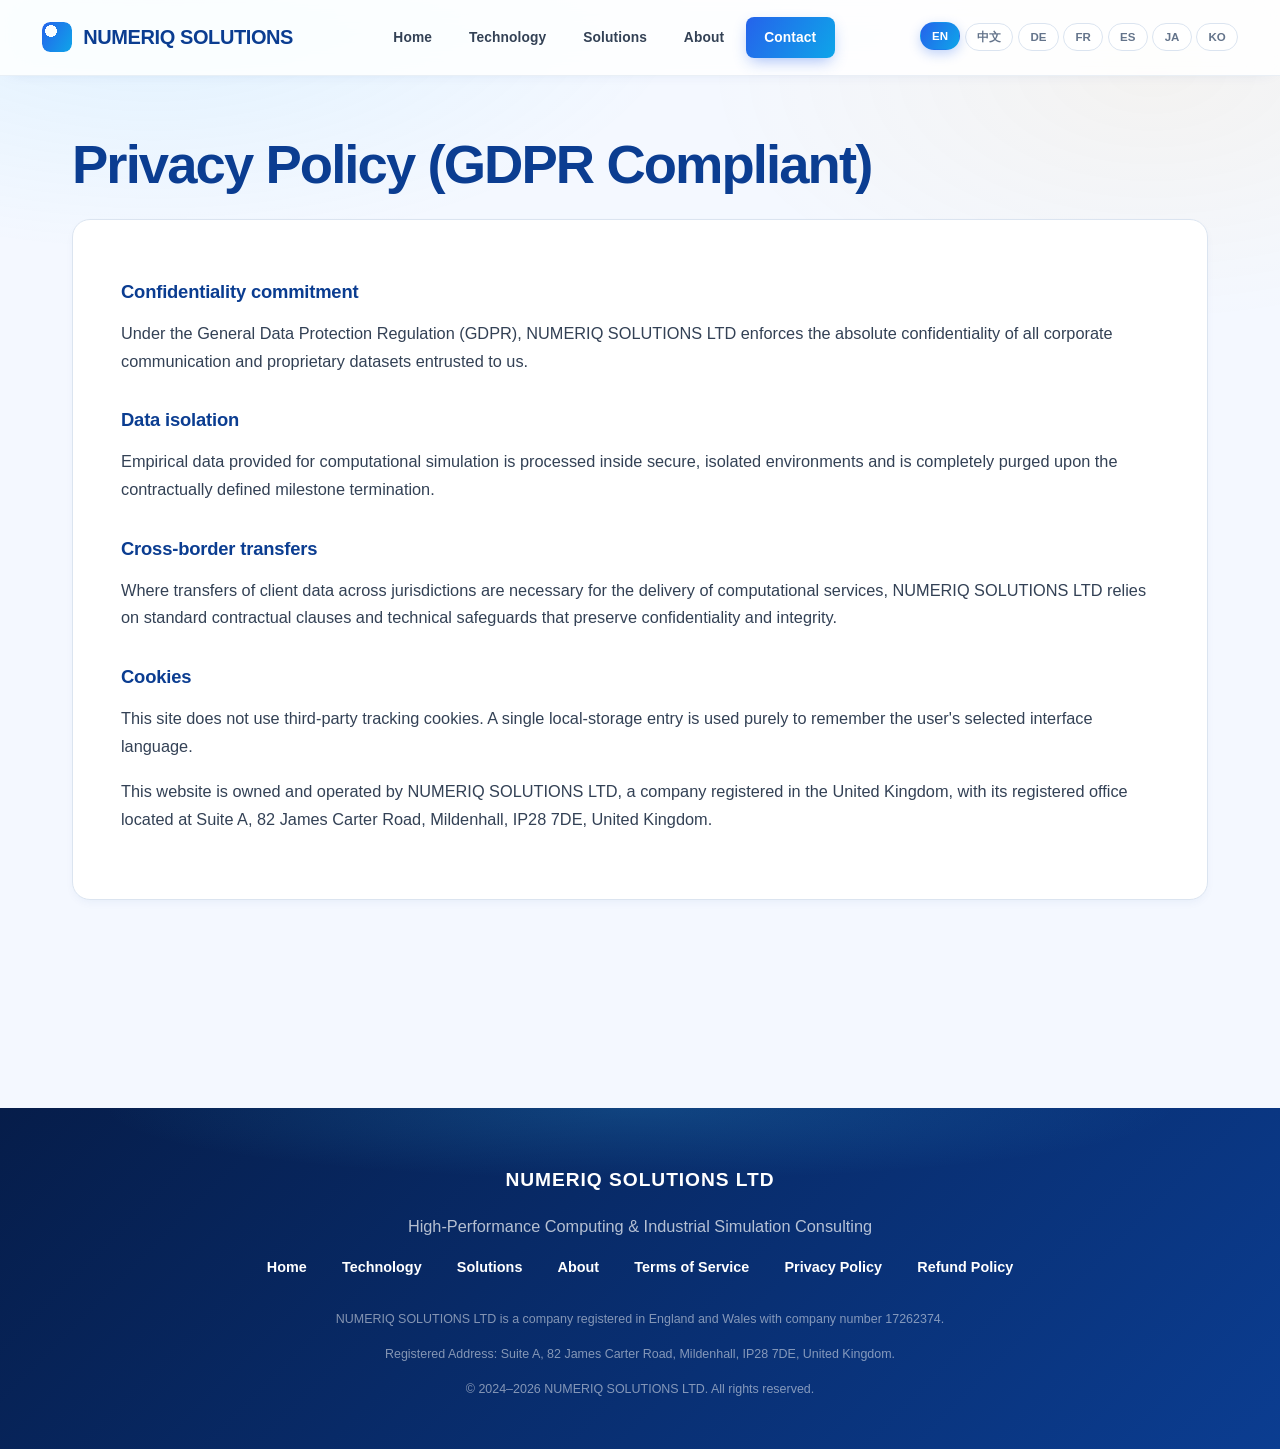
<file: privacy.html>
<!DOCTYPE html>
<html lang="en">
<head>
    <meta charset="UTF-8">
    <meta name="viewport" content="width=device-width, initial-scale=1.0">
    <title>Privacy Policy — NUMERIQ SOLUTIONS</title>
    <link rel="stylesheet" href="assets/style.css">
</head>
<body>

<header>
    <div class="nav-container">
        <a href="index.html" class="logo">NUMERIQ SOLUTIONS</a>
        <nav class="nav-links">
            <a class="nav-link" href="index.html"><span class="lang lang-en">Home</span><span class="lang lang-zh">首页</span><span class="lang lang-de">Start</span><span class="lang lang-fr">Accueil</span><span class="lang lang-es">Inicio</span><span class="lang lang-ja">ホーム</span><span class="lang lang-ko">홈</span></a>
            <a class="nav-link" href="features.html"><span class="lang lang-en">Technology</span><span class="lang lang-zh">技术能力</span><span class="lang lang-de">Technologie</span><span class="lang lang-fr">Technologie</span><span class="lang lang-es">Tecnología</span><span class="lang lang-ja">テクノロジー</span><span class="lang lang-ko">기술</span></a>
            <a class="nav-link" href="solutions.html"><span class="lang lang-en">Solutions</span><span class="lang lang-zh">行业方案</span><span class="lang lang-de">Lösungen</span><span class="lang lang-fr">Solutions</span><span class="lang lang-es">Soluciones</span><span class="lang lang-ja">ソリューション</span><span class="lang lang-ko">솔루션</span></a>
            <a class="nav-link" href="about.html"><span class="lang lang-en">About</span><span class="lang lang-zh">关于我们</span><span class="lang lang-de">Über uns</span><span class="lang lang-fr">À propos</span><span class="lang lang-es">Nosotros</span><span class="lang lang-ja">会社情報</span><span class="lang lang-ko">회사 소개</span></a>
            <a class="nav-link nav-cta" href="index.html#contact"><span class="lang lang-en">Contact</span><span class="lang lang-zh">联系咨询</span><span class="lang lang-de">Kontakt</span><span class="lang lang-fr">Contact</span><span class="lang lang-es">Contacto</span><span class="lang lang-ja">お問合せ</span><span class="lang lang-ko">문의</span></a>
        </nav>
        <div class="lang-selector">
            <button class="lang-btn active" onclick="setLang('en')">EN</button>
            <button class="lang-btn" onclick="setLang('zh')">中文</button>
            <button class="lang-btn" onclick="setLang('de')">DE</button>
            <button class="lang-btn" onclick="setLang('fr')">FR</button>
            <button class="lang-btn" onclick="setLang('es')">ES</button>
            <button class="lang-btn" onclick="setLang('ja')">JA</button>
            <button class="lang-btn" onclick="setLang('ko')">KO</button>
        </div>
    </div>
</header>

<main>

    <section>
        <h1>
            <span class="lang lang-en">Privacy Policy (GDPR Compliant)</span>
            <span class="lang lang-zh">隐私政策（符合 GDPR）</span>
            <span class="lang lang-de">Datenschutzerklärung (GDPR)</span>
            <span class="lang lang-fr">Politique de confidentialité (RGPD)</span>
            <span class="lang lang-es">Política de Privacidad (RGPD)</span>
            <span class="lang lang-ja">プライバシーポリシー（GDPR準拠）</span>
            <span class="lang lang-ko">개인정보 처리방침 (GDPR 준수)</span>
        </h1>

        <div class="legal-text">
            <div class="lang lang-en">
                <h3>Confidentiality commitment</h3>
                <p>Under the General Data Protection Regulation (GDPR), NUMERIQ SOLUTIONS LTD enforces the absolute confidentiality of all corporate communication and proprietary datasets entrusted to us.</p>
                <h3>Data isolation</h3>
                <p>Empirical data provided for computational simulation is processed inside secure, isolated environments and is completely purged upon the contractually defined milestone termination.</p>
                <h3>Cross-border transfers</h3>
                <p>Where transfers of client data across jurisdictions are necessary for the delivery of computational services, NUMERIQ SOLUTIONS LTD relies on standard contractual clauses and technical safeguards that preserve confidentiality and integrity.</p>
                <h3>Cookies</h3>
                <p>This site does not use third-party tracking cookies. A single local-storage entry is used purely to remember the user's selected interface language.</p>
                <p>This website is owned and operated by NUMERIQ SOLUTIONS LTD, a company registered in the United Kingdom, with its registered office located at Suite A, 82 James Carter Road, Mildenhall, IP28 7DE, United Kingdom.</p>
            </div>
            <div class="lang lang-zh">
                <h3>保密承诺</h3>
                <p>根据欧盟《通用数据保护条例》（GDPR），NUMERIQ SOLUTIONS LTD 严格确保所有企业客户的商业沟通及计算数据集的绝对隐私保护。</p>
                <h3>数据隔离</h3>
                <p>用于高性能计算与仿真演练的原始数据，将在安全的隔离环境中处理，并随合同里程碑的终止而执行物理彻底销毁。</p>
                <h3>跨境传输</h3>
                <p>因计算服务交付需要进行跨境数据传输时，NUMERIQ SOLUTIONS LTD 依托标准合同条款与技术保障措施，确保数据保密性与完整性。</p>
                <h3>Cookie 使用</h3>
                <p>本站不使用任何第三方追踪 Cookie。仅使用一个本地存储项目，用于记忆用户所选界面语言。</p>
                <p>This website is owned and operated by NUMERIQ SOLUTIONS LTD, a company registered in the United Kingdom, with its registered office located at Suite A, 82 James Carter Road, Mildenhall, IP28 7DE, United Kingdom.</p>
            </div>
            <div class="lang lang-de">
                <h3>Vertraulichkeitsverpflichtung</h3>
                <p>Gemäß GDPR gewährleistet NUMERIQ SOLUTIONS LTD die absolute Vertraulichkeit aller anvertrauten Geschäftsdaten und Kommunikationsinhalte.</p>
                <h3>Datenisolierung</h3>
                <p>Daten, die für rechnerische Simulationen bereitgestellt werden, werden in isolierten Umgebungen verarbeitet und nach Vertragsabschluss vollständig gelöscht.</p>
                <p>This website is owned and operated by NUMERIQ SOLUTIONS LTD, a company registered in the United Kingdom, with its registered office located at Suite A, 82 James Carter Road, Mildenhall, IP28 7DE, United Kingdom.</p>
            </div>
            <div class="lang lang-fr">
                <h3>Engagement de confidentialité</h3>
                <p>Conformément au RGPD, NUMERIQ SOLUTIONS LTD applique une confidentialité absolue à toutes les données confiées.</p>
                <h3>Isolation des données</h3>
                <p>Les données fournies pour la simulation sont traitées dans des environnements isolés et supprimées au terme du contrat.</p>
                <p>This website is owned and operated by NUMERIQ SOLUTIONS LTD, a company registered in the United Kingdom, with its registered office located at Suite A, 82 James Carter Road, Mildenhall, IP28 7DE, United Kingdom.</p>
            </div>
            <div class="lang lang-es">
                <h3>Compromiso de confidencialidad</h3>
                <p>Conforme al RGPD, NUMERIQ SOLUTIONS LTD garantiza la confidencialidad absoluta de todos los datos confiados.</p>
                <h3>Aislamiento de datos</h3>
                <p>Los datos proporcionados para simulación se procesan en entornos aislados y se eliminan al finalizar el contrato.</p>
                <p>This website is owned and operated by NUMERIQ SOLUTIONS LTD, a company registered in the United Kingdom, with its registered office located at Suite A, 82 James Carter Road, Mildenhall, IP28 7DE, United Kingdom.</p>
            </div>
            <div class="lang lang-ja">
                <h3>機密保持の誓約</h3>
                <p>GDPRに基づき、NUMERIQ SOLUTIONS LTDはすべての企業データの絶対的な機密保持を徹底します。</p>
                <h3>データの隔離</h3>
                <p>計算シミュレーション用に提供されたデータは隔離環境で処理され、契約マイルストーンの終了時に完全に消去されます。</p>
                <p>This website is owned and operated by NUMERIQ SOLUTIONS LTD, a company registered in the United Kingdom, with its registered office located at Suite A, 82 James Carter Road, Mildenhall, IP28 7DE, United Kingdom.</p>
            </div>
            <div class="lang lang-ko">
                <h3>기밀 유지 약속</h3>
                <p>GDPR에 따라 NUMERIQ SOLUTIONS LTD는 위탁된 모든 기업 데이터의 절대적 기밀을 보장합니다.</p>
                <h3>데이터 격리</h3>
                <p>시뮬레이션을 위해 제공된 데이터는 격리된 환경에서 처리되며 계약 마일스톤 종료 시 완전히 삭제됩니다.</p>
                <p>This website is owned and operated by NUMERIQ SOLUTIONS LTD, a company registered in the United Kingdom, with its registered office located at Suite A, 82 James Carter Road, Mildenhall, IP28 7DE, United Kingdom.</p>
            </div>
        </div>
    </section>

</main>

<footer>
    <div class="footer-inner">
        <div class="footer-brand">NUMERIQ SOLUTIONS LTD</div>
        <p>
            <span class="lang lang-en">High-Performance Computing &amp; Industrial Simulation Consulting</span>
            <span class="lang lang-zh">高性能计算与工业仿真咨询</span>
            <span class="lang lang-de">Hochleistungsrechnen &amp; Industrielle Simulationsberatung</span>
            <span class="lang lang-fr">Calcul Haute Performance &amp; Conseil en Simulation Industrielle</span>
            <span class="lang lang-es">Computación de Alto Rendimiento y Consultoría de Simulación</span>
            <span class="lang lang-ja">高性能計算と産業シミュレーションコンサルティング</span>
            <span class="lang lang-ko">고성능 컴퓨팅 및 산업 시뮬레이션 컨설팅</span>
        </p>
        <div class="footer-links">
            <a href="index.html"><span class="lang lang-en">Home</span><span class="lang lang-zh">首页</span><span class="lang lang-de">Start</span><span class="lang lang-fr">Accueil</span><span class="lang lang-es">Inicio</span><span class="lang lang-ja">ホーム</span><span class="lang lang-ko">홈</span></a>
            <a href="features.html"><span class="lang lang-en">Technology</span><span class="lang lang-zh">技术能力</span><span class="lang lang-de">Technologie</span><span class="lang lang-fr">Technologie</span><span class="lang lang-es">Tecnología</span><span class="lang lang-ja">テクノロジー</span><span class="lang lang-ko">기술</span></a>
            <a href="solutions.html"><span class="lang lang-en">Solutions</span><span class="lang lang-zh">行业方案</span><span class="lang lang-de">Lösungen</span><span class="lang lang-fr">Solutions</span><span class="lang lang-es">Soluciones</span><span class="lang lang-ja">ソリューション</span><span class="lang lang-ko">솔루션</span></a>
            <a href="about.html"><span class="lang lang-en">About</span><span class="lang lang-zh">关于我们</span><span class="lang lang-de">Über uns</span><span class="lang lang-fr">À propos</span><span class="lang lang-es">Nosotros</span><span class="lang lang-ja">会社情報</span><span class="lang lang-ko">회사 소개</span></a>
            <a href="terms.html"><span class="lang lang-en">Terms of Service</span><span class="lang lang-zh">服务条款</span><span class="lang lang-de">Nutzungsbedingungen</span><span class="lang lang-fr">Conditions</span><span class="lang lang-es">Términos</span><span class="lang lang-ja">利用規約</span><span class="lang lang-ko">이용약관</span></a>
            <a href="privacy.html"><span class="lang lang-en">Privacy Policy</span><span class="lang lang-zh">隐私政策</span><span class="lang lang-de">Datenschutz</span><span class="lang lang-fr">Confidentialité</span><span class="lang lang-es">Privacidad</span><span class="lang lang-ja">プライバシー</span><span class="lang lang-ko">개인정보</span></a>
            <a href="refund.html"><span class="lang lang-en">Refund Policy</span><span class="lang lang-zh">退款政策</span><span class="lang lang-de">Rückerstattung</span><span class="lang lang-fr">Remboursement</span><span class="lang lang-es">Reembolso</span><span class="lang lang-ja">返金規定</span><span class="lang lang-ko">환불 규정</span></a>
        </div>
        <p class="small">NUMERIQ SOLUTIONS LTD is a company registered in England and Wales with company number 17262374.</p>
        <p class="small">Registered Address: Suite A, 82 James Carter Road, Mildenhall, IP28 7DE, United Kingdom.</p>
        <p class="small">© 2024–2026 NUMERIQ SOLUTIONS LTD. All rights reserved.</p>
    </div>
</footer>

<script>
function setLang(lang) {
    document.documentElement.lang = lang;
    localStorage.setItem('site-lang', lang);
    document.querySelectorAll('.lang-btn').forEach(btn => {
        btn.classList.remove('active');
        const t = btn.innerText.toLowerCase();
        if ( t === lang ||
            (lang==='zh' && btn.innerText==='中文') ||
            (lang==='de' && t==='de') ||
            (lang==='fr' && t==='fr') ||
            (lang==='es' && t==='es') ||
            (lang==='ja' && t==='ja') ||
            (lang==='ko' && t==='ko') ) {
            btn.classList.add('active');
        }
    });
}
setLang(localStorage.getItem('site-lang') || 'en');
</script>

</body>
</html>
</file>
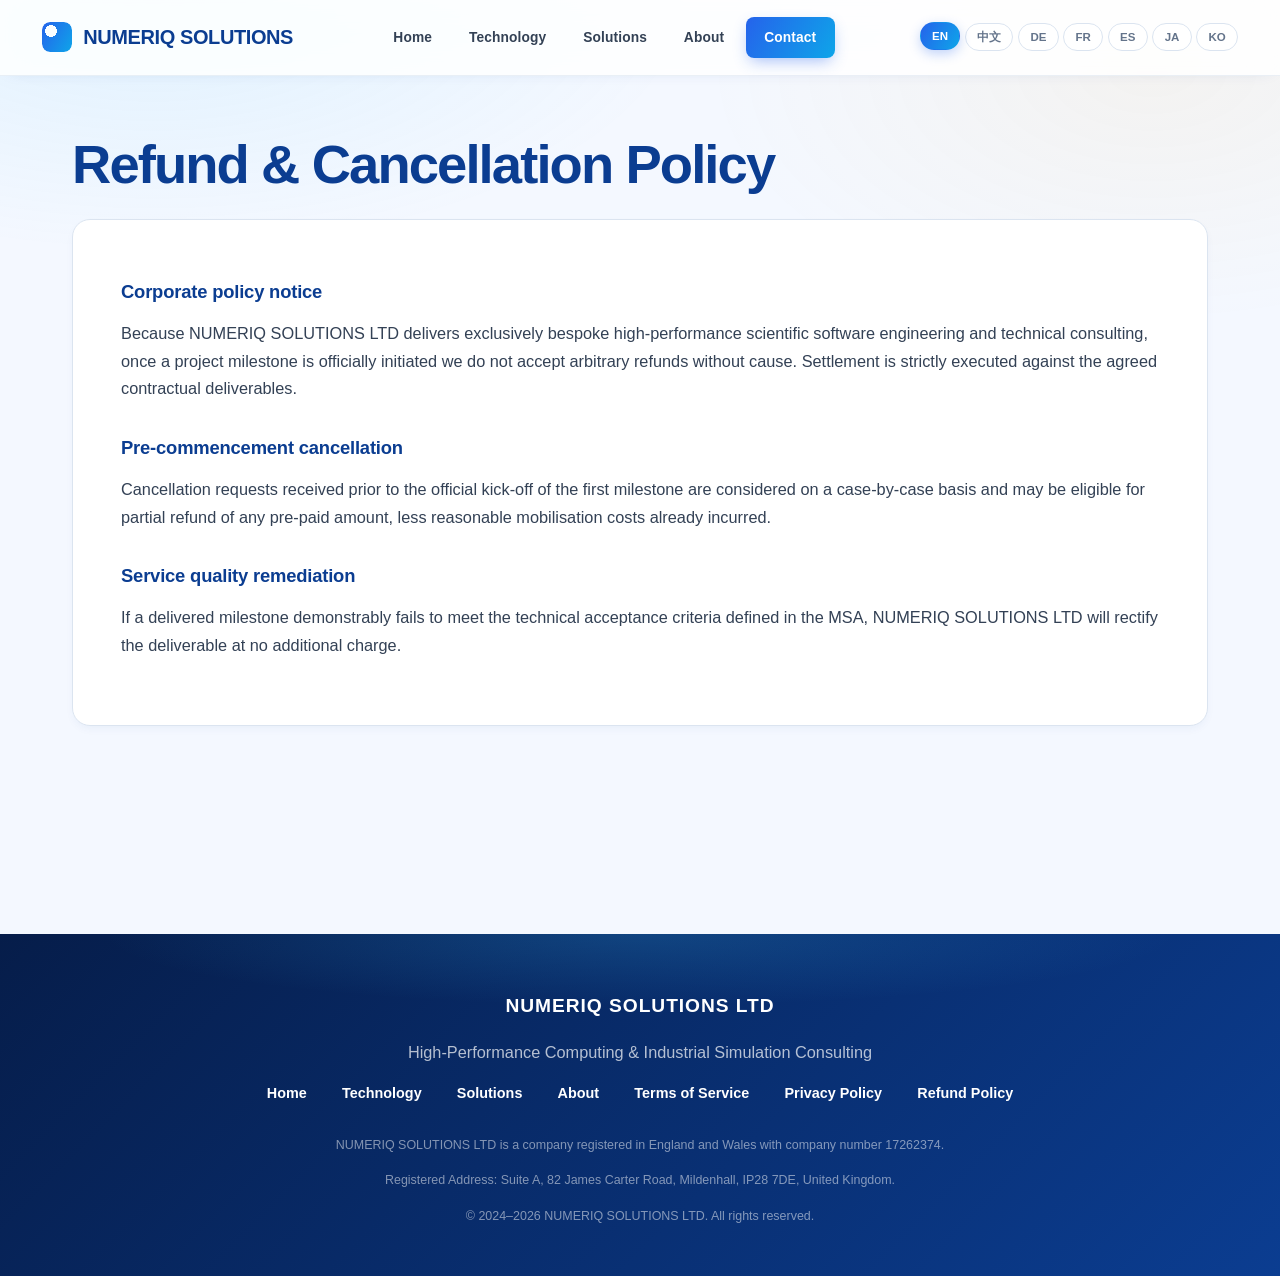
<file: refund.html>
<!DOCTYPE html>
<html lang="en">
<head>
    <meta charset="UTF-8">
    <meta name="viewport" content="width=device-width, initial-scale=1.0">
    <title>Refund Policy — NUMERIQ SOLUTIONS</title>
    <link rel="stylesheet" href="assets/style.css">
</head>
<body>

<header>
    <div class="nav-container">
        <a href="index.html" class="logo">NUMERIQ SOLUTIONS</a>
        <nav class="nav-links">
            <a class="nav-link" href="index.html"><span class="lang lang-en">Home</span><span class="lang lang-zh">首页</span><span class="lang lang-de">Start</span><span class="lang lang-fr">Accueil</span><span class="lang lang-es">Inicio</span><span class="lang lang-ja">ホーム</span><span class="lang lang-ko">홈</span></a>
            <a class="nav-link" href="features.html"><span class="lang lang-en">Technology</span><span class="lang lang-zh">技术能力</span><span class="lang lang-de">Technologie</span><span class="lang lang-fr">Technologie</span><span class="lang lang-es">Tecnología</span><span class="lang lang-ja">テクノロジー</span><span class="lang lang-ko">기술</span></a>
            <a class="nav-link" href="solutions.html"><span class="lang lang-en">Solutions</span><span class="lang lang-zh">行业方案</span><span class="lang lang-de">Lösungen</span><span class="lang lang-fr">Solutions</span><span class="lang lang-es">Soluciones</span><span class="lang lang-ja">ソリューション</span><span class="lang lang-ko">솔루션</span></a>
            <a class="nav-link" href="about.html"><span class="lang lang-en">About</span><span class="lang lang-zh">关于我们</span><span class="lang lang-de">Über uns</span><span class="lang lang-fr">À propos</span><span class="lang lang-es">Nosotros</span><span class="lang lang-ja">会社情報</span><span class="lang lang-ko">회사 소개</span></a>
            <a class="nav-link nav-cta" href="index.html#contact"><span class="lang lang-en">Contact</span><span class="lang lang-zh">联系咨询</span><span class="lang lang-de">Kontakt</span><span class="lang lang-fr">Contact</span><span class="lang lang-es">Contacto</span><span class="lang lang-ja">お問合せ</span><span class="lang lang-ko">문의</span></a>
        </nav>
        <div class="lang-selector">
            <button class="lang-btn active" onclick="setLang('en')">EN</button>
            <button class="lang-btn" onclick="setLang('zh')">中文</button>
            <button class="lang-btn" onclick="setLang('de')">DE</button>
            <button class="lang-btn" onclick="setLang('fr')">FR</button>
            <button class="lang-btn" onclick="setLang('es')">ES</button>
            <button class="lang-btn" onclick="setLang('ja')">JA</button>
            <button class="lang-btn" onclick="setLang('ko')">KO</button>
        </div>
    </div>
</header>

<main>

    <section>
        <h1>
            <span class="lang lang-en">Refund &amp; Cancellation Policy</span>
            <span class="lang lang-zh">退款与取消政策</span>
            <span class="lang lang-de">Rückerstattungsrichtlinie</span>
            <span class="lang lang-fr">Politique de remboursement</span>
            <span class="lang lang-es">Política de reembolso</span>
            <span class="lang lang-ja">返金・キャンセルポリシー</span>
            <span class="lang lang-ko">환불 및 취소 규정</span>
        </h1>

        <div class="legal-text">
            <div class="lang lang-en">
                <h3>Corporate policy notice</h3>
                <p>Because NUMERIQ SOLUTIONS LTD delivers exclusively bespoke high-performance scientific software engineering and technical consulting, once a project milestone is officially initiated we do not accept arbitrary refunds without cause. Settlement is strictly executed against the agreed contractual deliverables.</p>
                <h3>Pre-commencement cancellation</h3>
                <p>Cancellation requests received prior to the official kick-off of the first milestone are considered on a case-by-case basis and may be eligible for partial refund of any pre-paid amount, less reasonable mobilisation costs already incurred.</p>
                <h3>Service quality remediation</h3>
                <p>If a delivered milestone demonstrably fails to meet the technical acceptance criteria defined in the MSA, NUMERIQ SOLUTIONS LTD will rectify the deliverable at no additional charge.</p>
            </div>
            <div class="lang lang-zh">
                <h3>商业政策声明</h3>
                <p>鉴于 NUMERIQ SOLUTIONS LTD 交付的产品属于高度定制化的高性能科学计算软件工程与技术咨询，一旦项目里程碑正式签收并启动，本公司不接受任何无故退款。结算将严格依照合同约定的阶段性交付物执行。</p>
                <h3>启动前取消</h3>
                <p>对于在首个里程碑正式启动前提出的取消请求，本公司将逐案评估，并可能在扣除已发生的合理动员成本后，部分退还预付款。</p>
                <h3>质量补救</h3>
                <p>若已交付里程碑被证明未能满足《主服务协议》中所定义的技术验收标准，NUMERIQ SOLUTIONS LTD 将免费修正相关交付物。</p>
            </div>
            <div class="lang lang-de">
                <h3>Unternehmensrichtlinie</h3>
                <p>Da NUMERIQ SOLUTIONS LTD hochgradig maßgeschneiderte Dienste erbringt, akzeptieren wir nach offiziellem Meilensteinbeginn keine willkürlichen Rückerstattungen.</p>
            </div>
            <div class="lang lang-fr">
                <h3>Avis important</h3>
                <p>NUMERIQ SOLUTIONS LTD fournit des services hautement personnalisés ; après le lancement officiel d'un jalon, aucun remboursement arbitraire n'est accepté.</p>
            </div>
            <div class="lang lang-es">
                <h3>Aviso importante</h3>
                <p>NUMERIQ SOLUTIONS LTD ofrece servicios altamente personalizados; una vez iniciado un hito, no se aceptan reembolsos arbitrarios.</p>
            </div>
            <div class="lang lang-ja">
                <h3>重要なお知らせ</h3>
                <p>NUMERIQ SOLUTIONS LTDは高度にカスタマイズされたサービスを提供しており、マイルストーン正式開始後は任意の返金には応じかねます。</p>
            </div>
            <div class="lang lang-ko">
                <h3>중요 고지</h3>
                <p>NUMERIQ SOLUTIONS LTD는 고도로 맞춤화된 서비스를 제공하므로 마일스톤이 공식 개시된 이후에는 임의의 환불을 허용하지 않습니다.</p>
            </div>
        </div>
    </section>

</main>

<footer>
    <div class="footer-inner">
        <div class="footer-brand">NUMERIQ SOLUTIONS LTD</div>
        <p>
            <span class="lang lang-en">High-Performance Computing &amp; Industrial Simulation Consulting</span>
            <span class="lang lang-zh">高性能计算与工业仿真咨询</span>
            <span class="lang lang-de">Hochleistungsrechnen &amp; Industrielle Simulationsberatung</span>
            <span class="lang lang-fr">Calcul Haute Performance &amp; Conseil en Simulation Industrielle</span>
            <span class="lang lang-es">Computación de Alto Rendimiento y Consultoría de Simulación</span>
            <span class="lang lang-ja">高性能計算と産業シミュレーションコンサルティング</span>
            <span class="lang lang-ko">고성능 컴퓨팅 및 산업 시뮬레이션 컨설팅</span>
        </p>
        <div class="footer-links">
            <a href="index.html"><span class="lang lang-en">Home</span><span class="lang lang-zh">首页</span><span class="lang lang-de">Start</span><span class="lang lang-fr">Accueil</span><span class="lang lang-es">Inicio</span><span class="lang lang-ja">ホーム</span><span class="lang lang-ko">홈</span></a>
            <a href="features.html"><span class="lang lang-en">Technology</span><span class="lang lang-zh">技术能力</span><span class="lang lang-de">Technologie</span><span class="lang lang-fr">Technologie</span><span class="lang lang-es">Tecnología</span><span class="lang lang-ja">テクノロジー</span><span class="lang lang-ko">기술</span></a>
            <a href="solutions.html"><span class="lang lang-en">Solutions</span><span class="lang lang-zh">行业方案</span><span class="lang lang-de">Lösungen</span><span class="lang lang-fr">Solutions</span><span class="lang lang-es">Soluciones</span><span class="lang lang-ja">ソリューション</span><span class="lang lang-ko">솔루션</span></a>
            <a href="about.html"><span class="lang lang-en">About</span><span class="lang lang-zh">关于我们</span><span class="lang lang-de">Über uns</span><span class="lang lang-fr">À propos</span><span class="lang lang-es">Nosotros</span><span class="lang lang-ja">会社情報</span><span class="lang lang-ko">회사 소개</span></a>
            <a href="terms.html"><span class="lang lang-en">Terms of Service</span><span class="lang lang-zh">服务条款</span><span class="lang lang-de">Nutzungsbedingungen</span><span class="lang lang-fr">Conditions</span><span class="lang lang-es">Términos</span><span class="lang lang-ja">利用規約</span><span class="lang lang-ko">이용약관</span></a>
            <a href="privacy.html"><span class="lang lang-en">Privacy Policy</span><span class="lang lang-zh">隐私政策</span><span class="lang lang-de">Datenschutz</span><span class="lang lang-fr">Confidentialité</span><span class="lang lang-es">Privacidad</span><span class="lang lang-ja">プライバシー</span><span class="lang lang-ko">개인정보</span></a>
            <a href="refund.html"><span class="lang lang-en">Refund Policy</span><span class="lang lang-zh">退款政策</span><span class="lang lang-de">Rückerstattung</span><span class="lang lang-fr">Remboursement</span><span class="lang lang-es">Reembolso</span><span class="lang lang-ja">返金規定</span><span class="lang lang-ko">환불 규정</span></a>
        </div>
        <p class="small">NUMERIQ SOLUTIONS LTD is a company registered in England and Wales with company number 17262374.</p>
        <p class="small">Registered Address: Suite A, 82 James Carter Road, Mildenhall, IP28 7DE, United Kingdom.</p>
        <p class="small">© 2024–2026 NUMERIQ SOLUTIONS LTD. All rights reserved.</p>
    </div>
</footer>

<script>
function setLang(lang) {
    document.documentElement.lang = lang;
    localStorage.setItem('site-lang', lang);
    document.querySelectorAll('.lang-btn').forEach(btn => {
        btn.classList.remove('active');
        const t = btn.innerText.toLowerCase();
        if ( t === lang ||
            (lang==='zh' && btn.innerText==='中文') ||
            (lang==='de' && t==='de') ||
            (lang==='fr' && t==='fr') ||
            (lang==='es' && t==='es') ||
            (lang==='ja' && t==='ja') ||
            (lang==='ko' && t==='ko') ) {
            btn.classList.add('active');
        }
    });
}
setLang(localStorage.getItem('site-lang') || 'en');
</script>

</body>
</html>
</file>
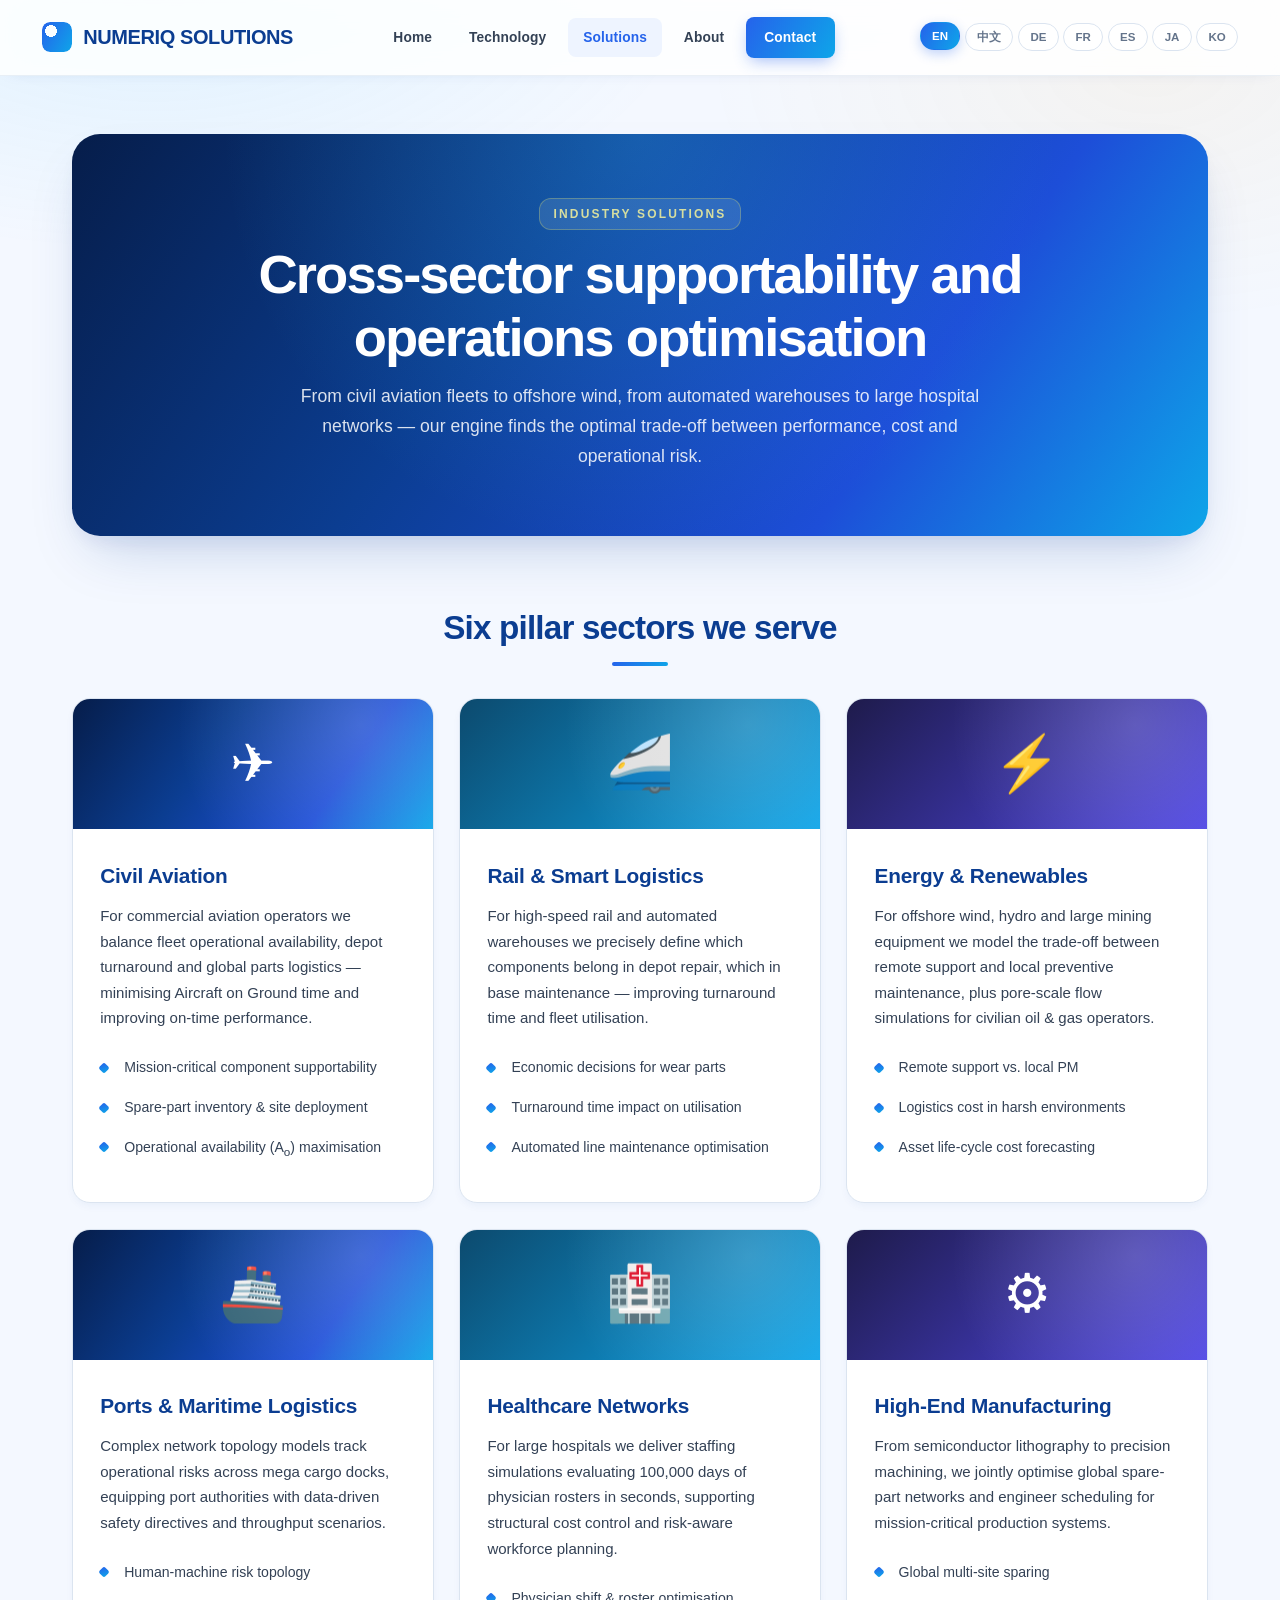
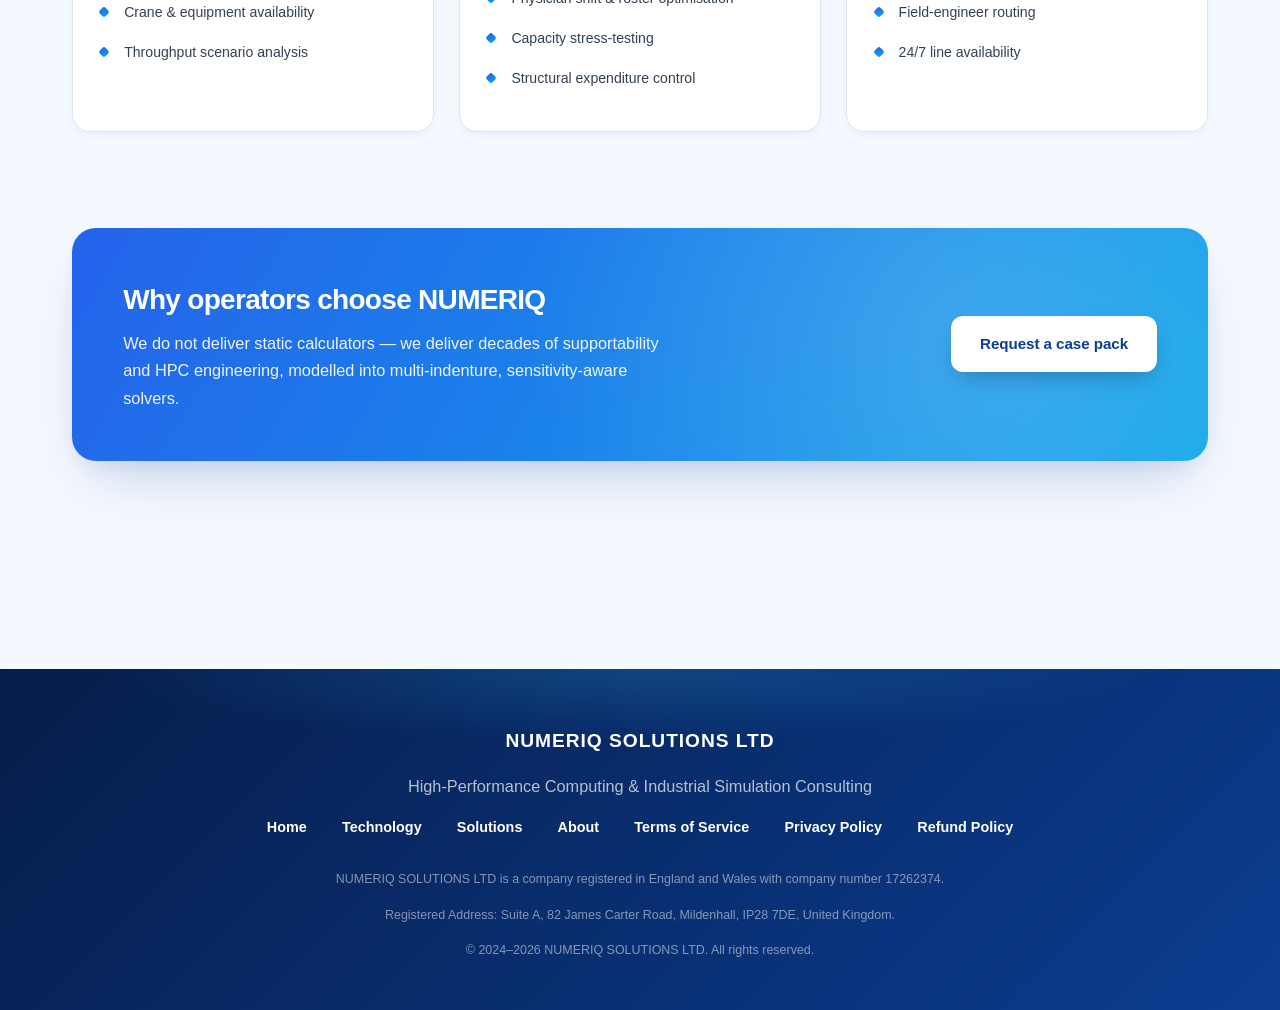
<file: solutions.html>
<!DOCTYPE html>
<html lang="en">
<head>
    <meta charset="UTF-8">
    <meta name="viewport" content="width=device-width, initial-scale=1.0">
    <title>Industry Solutions — NUMERIQ SOLUTIONS</title>
    <meta name="description" content="Industry solutions: civil aviation and rail, energy and renewables, smart logistics, healthcare, and high-end manufacturing.">
    <link rel="stylesheet" href="assets/style.css">
</head>
<body>

<header>
    <div class="nav-container">
        <a href="index.html" class="logo">NUMERIQ SOLUTIONS</a>
        <nav class="nav-links">
            <a class="nav-link" href="index.html"><span class="lang lang-en">Home</span><span class="lang lang-zh">首页</span><span class="lang lang-de">Start</span><span class="lang lang-fr">Accueil</span><span class="lang lang-es">Inicio</span><span class="lang lang-ja">ホーム</span><span class="lang lang-ko">홈</span></a>
            <a class="nav-link" href="features.html"><span class="lang lang-en">Technology</span><span class="lang lang-zh">技术能力</span><span class="lang lang-de">Technologie</span><span class="lang lang-fr">Technologie</span><span class="lang lang-es">Tecnología</span><span class="lang lang-ja">テクノロジー</span><span class="lang lang-ko">기술</span></a>
            <a class="nav-link active" href="solutions.html"><span class="lang lang-en">Solutions</span><span class="lang lang-zh">行业方案</span><span class="lang lang-de">Lösungen</span><span class="lang lang-fr">Solutions</span><span class="lang lang-es">Soluciones</span><span class="lang lang-ja">ソリューション</span><span class="lang lang-ko">솔루션</span></a>
            <a class="nav-link" href="about.html"><span class="lang lang-en">About</span><span class="lang lang-zh">关于我们</span><span class="lang lang-de">Über uns</span><span class="lang lang-fr">À propos</span><span class="lang lang-es">Nosotros</span><span class="lang lang-ja">会社情報</span><span class="lang lang-ko">회사 소개</span></a>
            <a class="nav-link nav-cta" href="index.html#contact"><span class="lang lang-en">Contact</span><span class="lang lang-zh">联系咨询</span><span class="lang lang-de">Kontakt</span><span class="lang lang-fr">Contact</span><span class="lang lang-es">Contacto</span><span class="lang lang-ja">お問合せ</span><span class="lang lang-ko">문의</span></a>
        </nav>
        <div class="lang-selector">
            <button class="lang-btn active" onclick="setLang('en')">EN</button>
            <button class="lang-btn" onclick="setLang('zh')">中文</button>
            <button class="lang-btn" onclick="setLang('de')">DE</button>
            <button class="lang-btn" onclick="setLang('fr')">FR</button>
            <button class="lang-btn" onclick="setLang('es')">ES</button>
            <button class="lang-btn" onclick="setLang('ja')">JA</button>
            <button class="lang-btn" onclick="setLang('ko')">KO</button>
        </div>
    </div>
</header>

<main>

    <div class="page-header">
        <span class="eyebrow" style="background:rgba(255,255,255,0.12); color:#fde68a; border-color:rgba(253,224,71,0.3);">
            <span class="lang lang-en">Industry Solutions</span>
            <span class="lang lang-zh">行业解决方案</span>
            <span class="lang lang-de">Branchenlösungen</span>
            <span class="lang lang-fr">Solutions sectorielles</span>
            <span class="lang lang-es">Soluciones sectoriales</span>
            <span class="lang lang-ja">業界ソリューション</span>
            <span class="lang lang-ko">산업별 솔루션</span>
        </span>
        <h1>
            <span class="lang lang-en">Cross-sector supportability and operations optimisation</span>
            <span class="lang lang-zh">跨行业的保障性与运营优化</span>
            <span class="lang lang-de">Branchenübergreifende Optimierung</span>
            <span class="lang lang-fr">Optimisation transversale</span>
            <span class="lang lang-es">Optimización transversal</span>
            <span class="lang lang-ja">業界横断の最適化</span>
            <span class="lang lang-ko">산업 횡단 최적화</span>
        </h1>
        <p>
            <span class="lang lang-en">From civil aviation fleets to offshore wind, from automated warehouses to large hospital networks — our engine finds the optimal trade-off between performance, cost and operational risk.</span>
            <span class="lang lang-zh">从民航机队到海上风电，从自动化仓储到大型医疗网络——我们的引擎为您在性能、成本与运营风险之间找到最优平衡。</span>
            <span class="lang lang-de">Von Luftfahrtflotten bis Offshore-Wind, von Lagerautomatisierung bis Krankenhausnetzwerken — wir finden den optimalen Trade-off.</span>
            <span class="lang lang-fr">Des flottes aéronautiques à l'éolien offshore, des entrepôts automatisés aux réseaux hospitaliers — l'équilibre optimal.</span>
            <span class="lang lang-es">De flotas aeronáuticas a parques eólicos marinos, de almacenes automatizados a redes hospitalarias.</span>
            <span class="lang lang-ja">民航機隊から洋上風力、自動倉庫から大型医療ネットワークまで。</span>
            <span class="lang lang-ko">민항 함대부터 해상 풍력, 자동화 창고부터 대형 의료망까지.</span>
        </p>
    </div>

    <!-- ============ Sector cards ============ -->
    <section>
        <h2 class="center">
            <span class="lang lang-en">Six pillar sectors we serve</span>
            <span class="lang lang-zh">我们深耕的六大支柱行业</span>
            <span class="lang lang-de">Sechs strategische Branchen</span>
            <span class="lang lang-fr">Six secteurs stratégiques</span>
            <span class="lang lang-es">Seis sectores estratégicos</span>
            <span class="lang lang-ja">注力する6つの主要産業</span>
            <span class="lang lang-ko">집중하는 6대 산업</span>
        </h2>

        <div class="sector-grid">

            <div class="sector-card">
                <div class="sector-head">✈</div>
                <div class="sector-body">
                    <h3>
                        <span class="lang lang-en">Civil Aviation</span>
                        <span class="lang lang-zh">民用航空</span>
                        <span class="lang lang-de">Zivile Luftfahrt</span>
                        <span class="lang lang-fr">Aviation civile</span>
                        <span class="lang lang-es">Aviación civil</span>
                        <span class="lang lang-ja">民間航空</span>
                        <span class="lang lang-ko">민간 항공</span>
                    </h3>
                    <p>
                        <span class="lang lang-en">For commercial aviation operators we balance fleet operational availability, depot turnaround and global parts logistics — minimising Aircraft on Ground time and improving on-time performance.</span>
                        <span class="lang lang-zh">面向商业航空运营商，在机队可用率、机库周转与全球备件物流之间寻找最优解，降低 AOG 时间，提升准点率。</span>
                        <span class="lang lang-de">Wir balancieren Flottenverfügbarkeit, Hangardurchsatz und globale Teile-Logistik.</span>
                        <span class="lang lang-fr">Nous équilibrons disponibilité flotte, rotation hangar et logistique mondiale de pièces.</span>
                        <span class="lang lang-es">Equilibramos disponibilidad de flota, rotación de hangar y logística global.</span>
                        <span class="lang lang-ja">機材可用率・整備回転・グローバル部品物流のバランスを最適化。</span>
                        <span class="lang lang-ko">함대 가용성·정비 회전·글로벌 부품 물류를 균형 최적화.</span>
                    </p>
                    <ul>
                        <li>
                            <span class="lang lang-en">Mission-critical component supportability</span>
                            <span class="lang lang-zh">关键部件保障性建模</span>
                            <span class="lang lang-de">Kritische Komponenten-Supportability</span>
                            <span class="lang lang-fr">Supportabilité des composants critiques</span>
                            <span class="lang lang-es">Soporte de componentes críticos</span>
                            <span class="lang lang-ja">重要部品の整備性</span>
                            <span class="lang lang-ko">중요 부품 정비성</span>
                        </li>
                        <li>
                            <span class="lang lang-en">Spare-part inventory &amp; site deployment</span>
                            <span class="lang lang-zh">备件库存与站点部署</span>
                            <span class="lang lang-de">Ersatzteilbestand &amp; Standort-Deployment</span>
                            <span class="lang lang-fr">Stock et déploiement des pièces</span>
                            <span class="lang lang-es">Inventario y despliegue de repuestos</span>
                            <span class="lang lang-ja">予備品在庫と拠点配備</span>
                            <span class="lang lang-ko">예비품 재고 및 거점 배치</span>
                        </li>
                        <li>
                            <span class="lang lang-en">Operational availability (A<sub>o</sub>) maximisation</span>
                            <span class="lang lang-zh">运营可用率 (Ao) 最大化</span>
                            <span class="lang lang-de">Maximierung der Verfügbarkeit</span>
                            <span class="lang lang-fr">Maximisation de la disponibilité</span>
                            <span class="lang lang-es">Maximización de la disponibilidad</span>
                            <span class="lang lang-ja">運用稼働率の最大化</span>
                            <span class="lang lang-ko">운영 가용성 극대화</span>
                        </li>
                    </ul>
                </div>
            </div>

            <div class="sector-card">
                <div class="sector-head cyan">🚄</div>
                <div class="sector-body">
                    <h3>
                        <span class="lang lang-en">Rail &amp; Smart Logistics</span>
                        <span class="lang lang-zh">轨道交通与智能物流</span>
                        <span class="lang lang-de">Bahn &amp; Smarte Logistik</span>
                        <span class="lang lang-fr">Ferroviaire et logistique intelligente</span>
                        <span class="lang lang-es">Ferrocarril y logística inteligente</span>
                        <span class="lang lang-ja">鉄道と次世代物流</span>
                        <span class="lang lang-ko">철도 및 스마트 물류</span>
                    </h3>
                    <p>
                        <span class="lang lang-en">For high-speed rail and automated warehouses we precisely define which components belong in depot repair, which in base maintenance — improving turnaround time and fleet utilisation.</span>
                        <span class="lang lang-zh">面向高铁与自动化仓储等高频运行资产，精确界定哪些部件应在段修，哪些应在基地修，缩短周转期并提升利用率。</span>
                        <span class="lang lang-de">Für Hochgeschwindigkeitsbahn und automatisierte Lager definieren wir präzise die Reparaturebene.</span>
                        <span class="lang lang-fr">Pour TGV et entrepôts automatisés, nous définissons précisément le niveau de réparation.</span>
                        <span class="lang lang-es">Para alta velocidad y almacenes automatizados definimos con precisión el nivel de reparación.</span>
                        <span class="lang lang-ja">高速鉄道や自動倉庫で段修・基地修整備の最適切り分けを行います。</span>
                        <span class="lang lang-ko">고속철도와 자동화 창고에서 정비 등급을 정밀하게 구분합니다.</span>
                    </p>
                    <ul>
                        <li>
                            <span class="lang lang-en">Economic decisions for wear parts</span>
                            <span class="lang lang-zh">高频损耗件经济性决策</span>
                            <span class="lang lang-de">Ökonomische Entscheidungen für Verschleißteile</span>
                            <span class="lang lang-fr">Décisions économiques pour pièces d'usure</span>
                            <span class="lang lang-es">Decisiones económicas para piezas de desgaste</span>
                            <span class="lang lang-ja">摩耗部品の経済性判定</span>
                            <span class="lang lang-ko">소모성 부품의 경제적 판단</span>
                        </li>
                        <li>
                            <span class="lang lang-en">Turnaround time impact on utilisation</span>
                            <span class="lang lang-zh">周转期对车底利用率的影响</span>
                            <span class="lang lang-de">Bearbeitungszeit vs. Auslastung</span>
                            <span class="lang lang-fr">Temps de rotation et utilisation</span>
                            <span class="lang lang-es">Tiempo de rotación y utilización</span>
                            <span class="lang lang-ja">回転期と稼働率の関係</span>
                            <span class="lang lang-ko">회전 시간과 가동률 관계</span>
                        </li>
                        <li>
                            <span class="lang lang-en">Automated line maintenance optimisation</span>
                            <span class="lang lang-zh">自动化流水线维护策略优化</span>
                            <span class="lang lang-de">Optimierung der Wartung automatisierter Linien</span>
                            <span class="lang lang-fr">Optimisation de la maintenance des lignes</span>
                            <span class="lang lang-es">Optimización del mantenimiento de líneas</span>
                            <span class="lang lang-ja">自動化ライン保守最適化</span>
                            <span class="lang lang-ko">자동화 라인 유지보수 최적화</span>
                        </li>
                    </ul>
                </div>
            </div>

            <div class="sector-card">
                <div class="sector-head indigo">⚡</div>
                <div class="sector-body">
                    <h3>
                        <span class="lang lang-en">Energy &amp; Renewables</span>
                        <span class="lang lang-zh">能源与可再生能源</span>
                        <span class="lang lang-de">Energie &amp; Erneuerbare</span>
                        <span class="lang lang-fr">Énergie &amp; renouvelables</span>
                        <span class="lang lang-es">Energía y renovables</span>
                        <span class="lang lang-ja">エネルギーと再生可能エネルギー</span>
                        <span class="lang lang-ko">에너지 및 재생 에너지</span>
                    </h3>
                    <p>
                        <span class="lang lang-en">For offshore wind, hydro and large mining equipment we model the trade-off between remote support and local preventive maintenance, plus pore-scale flow simulations for civilian oil &amp; gas operators.</span>
                        <span class="lang lang-zh">面向海上风电、水电与大型矿山设备，量化远程保障与本地预防性维护的权衡，并为民用油气运营商提供孔隙级流体模拟。</span>
                        <span class="lang lang-de">Für Offshore-Wind und Wasserkraft modellieren wir die Trade-offs zwischen Fern- und lokaler Wartung.</span>
                        <span class="lang lang-fr">Pour éolien offshore et hydraulique, modélisation des trade-offs de maintenance.</span>
                        <span class="lang lang-es">Para eólica marina e hidráulica modelamos los trade-offs de mantenimiento.</span>
                        <span class="lang lang-ja">洋上風力・水力で遠隔と現地保全のトレードオフをモデル化。</span>
                        <span class="lang lang-ko">해상 풍력·수력에서 원격·현지 정비의 트레이드오프를 모델링.</span>
                    </p>
                    <ul>
                        <li>
                            <span class="lang lang-en">Remote support vs. local PM</span>
                            <span class="lang lang-zh">远程保障与本地预防性维护</span>
                            <span class="lang lang-de">Fernwartung vs. lokale Instandhaltung</span>
                            <span class="lang lang-fr">Support distant vs maintenance locale</span>
                            <span class="lang lang-es">Soporte remoto vs PM local</span>
                            <span class="lang lang-ja">遠隔支援と現地予防保全</span>
                            <span class="lang lang-ko">원격 지원과 현지 예방 정비</span>
                        </li>
                        <li>
                            <span class="lang lang-en">Logistics cost in harsh environments</span>
                            <span class="lang lang-zh">复杂地理环境下的物流成本</span>
                            <span class="lang lang-de">Logistikkosten in rauen Umgebungen</span>
                            <span class="lang lang-fr">Logistique en environnements hostiles</span>
                            <span class="lang lang-es">Logística en entornos extremos</span>
                            <span class="lang lang-ja">過酷環境での物流費用</span>
                            <span class="lang lang-ko">가혹 환경 물류 비용</span>
                        </li>
                        <li>
                            <span class="lang lang-en">Asset life-cycle cost forecasting</span>
                            <span class="lang lang-zh">资产全寿命周期成本预测</span>
                            <span class="lang lang-de">Asset-Lebenszyklus-Kostenprognose</span>
                            <span class="lang lang-fr">Prévision LCC des actifs</span>
                            <span class="lang lang-es">Pronóstico LCC de activos</span>
                            <span class="lang lang-ja">資産LCC予測</span>
                            <span class="lang lang-ko">자산 전수명 비용 예측</span>
                        </li>
                    </ul>
                </div>
            </div>

            <div class="sector-card">
                <div class="sector-head">🚢</div>
                <div class="sector-body">
                    <h3>
                        <span class="lang lang-en">Ports &amp; Maritime Logistics</span>
                        <span class="lang lang-zh">港口与航运物流</span>
                        <span class="lang lang-de">Häfen &amp; Seelogistik</span>
                        <span class="lang lang-fr">Ports et logistique maritime</span>
                        <span class="lang lang-es">Puertos y logística marítima</span>
                        <span class="lang lang-ja">港湾と海運物流</span>
                        <span class="lang lang-ko">항만 및 해상 물류</span>
                    </h3>
                    <p>
                        <span class="lang lang-en">Complex network topology models track operational risks across mega cargo docks, equipping port authorities with data-driven safety directives and throughput scenarios.</span>
                        <span class="lang lang-zh">复杂网络拓扑模型追踪大型货运码头的运营风险，为港口管理当局提供数据驱动的安全指令与吞吐场景。</span>
                        <span class="lang lang-de">Netzwerkmodelle für Betriebsrisiken in Großfrachthäfen.</span>
                        <span class="lang lang-fr">Modèles de réseau pour risques opérationnels portuaires.</span>
                        <span class="lang lang-es">Modelos de red para riesgos operativos portuarios.</span>
                        <span class="lang lang-ja">大型貨物港のリスクを追跡。</span>
                        <span class="lang lang-ko">대형 화물항의 운영 리스크를 추적.</span>
                    </p>
                    <ul>
                        <li>
                            <span class="lang lang-en">Human-machine risk topology</span>
                            <span class="lang lang-zh">人机协同风险拓扑</span>
                            <span class="lang lang-de">Mensch-Maschine-Risiko</span>
                            <span class="lang lang-fr">Topologie homme-machine</span>
                            <span class="lang lang-es">Topología humano-máquina</span>
                            <span class="lang lang-ja">人機リスクトポロジー</span>
                            <span class="lang lang-ko">인간·기계 리스크 토폴로지</span>
                        </li>
                        <li>
                            <span class="lang lang-en">Crane &amp; equipment availability</span>
                            <span class="lang lang-zh">岸桥与装卸设备可用性</span>
                            <span class="lang lang-de">Kran- &amp; Geräteverfügbarkeit</span>
                            <span class="lang lang-fr">Disponibilité des grues</span>
                            <span class="lang lang-es">Disponibilidad de grúas</span>
                            <span class="lang lang-ja">クレーン設備の稼働率</span>
                            <span class="lang lang-ko">크레인·장비 가용성</span>
                        </li>
                        <li>
                            <span class="lang lang-en">Throughput scenario analysis</span>
                            <span class="lang lang-zh">吞吐能力情景分析</span>
                            <span class="lang lang-de">Durchsatz-Szenarienanalyse</span>
                            <span class="lang lang-fr">Analyse de scénarios de débit</span>
                            <span class="lang lang-es">Análisis de escenarios de rendimiento</span>
                            <span class="lang lang-ja">スループット・シナリオ分析</span>
                            <span class="lang lang-ko">처리량 시나리오 분석</span>
                        </li>
                    </ul>
                </div>
            </div>

            <div class="sector-card">
                <div class="sector-head cyan">🏥</div>
                <div class="sector-body">
                    <h3>
                        <span class="lang lang-en">Healthcare Networks</span>
                        <span class="lang lang-zh">医疗机构网络</span>
                        <span class="lang lang-de">Gesundheitsnetzwerke</span>
                        <span class="lang lang-fr">Réseaux de santé</span>
                        <span class="lang lang-es">Redes sanitarias</span>
                        <span class="lang lang-ja">医療ネットワーク</span>
                        <span class="lang lang-ko">의료 네트워크</span>
                    </h3>
                    <p>
                        <span class="lang lang-en">For large hospitals we deliver staffing simulations evaluating 100,000 days of physician rosters in seconds, supporting structural cost control and risk-aware workforce planning.</span>
                        <span class="lang lang-zh">为大型医疗机构提供人力仿真，4 秒内评估 10 万运营日的医生排班方案，支持结构性成本控制与风险感知的人力规划。</span>
                        <span class="lang lang-de">Personalsimulationen für Großkliniken — 100.000 Tage in Sekunden.</span>
                        <span class="lang lang-fr">Simulations de personnel — 100 000 jours en secondes.</span>
                        <span class="lang lang-es">Simulaciones de personal — 100 000 días en segundos.</span>
                        <span class="lang lang-ja">大病院向け人員シミュレーション。</span>
                        <span class="lang lang-ko">대형 병원 인력 시뮬레이션.</span>
                    </p>
                    <ul>
                        <li>
                            <span class="lang lang-en">Physician shift &amp; roster optimisation</span>
                            <span class="lang lang-zh">医生排班与轮岗优化</span>
                            <span class="lang lang-de">Arztdienstplan-Optimierung</span>
                            <span class="lang lang-fr">Optimisation des plannings médicaux</span>
                            <span class="lang lang-es">Optimización de turnos médicos</span>
                            <span class="lang lang-ja">医師シフト最適化</span>
                            <span class="lang lang-ko">의사 교대 최적화</span>
                        </li>
                        <li>
                            <span class="lang lang-en">Capacity stress-testing</span>
                            <span class="lang lang-zh">运营容量压力测试</span>
                            <span class="lang lang-de">Kapazitäts-Stresstests</span>
                            <span class="lang lang-fr">Tests de capacité</span>
                            <span class="lang lang-es">Pruebas de capacidad</span>
                            <span class="lang lang-ja">容量ストレステスト</span>
                            <span class="lang lang-ko">용량 스트레스 테스트</span>
                        </li>
                        <li>
                            <span class="lang lang-en">Structural expenditure control</span>
                            <span class="lang lang-zh">结构化支出调控</span>
                            <span class="lang lang-de">Strukturelle Kostensteuerung</span>
                            <span class="lang lang-fr">Contrôle des dépenses structurelles</span>
                            <span class="lang lang-es">Control de gasto estructural</span>
                            <span class="lang lang-ja">構造的支出管理</span>
                            <span class="lang lang-ko">구조적 지출 관리</span>
                        </li>
                    </ul>
                </div>
            </div>

            <div class="sector-card">
                <div class="sector-head indigo">⚙</div>
                <div class="sector-body">
                    <h3>
                        <span class="lang lang-en">High-End Manufacturing</span>
                        <span class="lang lang-zh">高端制造</span>
                        <span class="lang lang-de">High-End-Fertigung</span>
                        <span class="lang lang-fr">Fabrication de pointe</span>
                        <span class="lang lang-es">Fabricación de alta gama</span>
                        <span class="lang lang-ja">高端製造</span>
                        <span class="lang lang-ko">하이엔드 제조</span>
                    </h3>
                    <p>
                        <span class="lang lang-en">From semiconductor lithography to precision machining, we jointly optimise global spare-part networks and engineer scheduling for mission-critical production systems.</span>
                        <span class="lang lang-zh">从半导体光刻到精密制造，对全球备件网络与工程师调度进行联合优化，确保关键产线持续运行。</span>
                        <span class="lang lang-de">Optimierung von Ersatzteilen und Einsatzplanung für kritische Fertigung.</span>
                        <span class="lang lang-fr">Optimisation conjointe des pièces et de la planification.</span>
                        <span class="lang lang-es">Optimización conjunta de repuestos y planificación.</span>
                        <span class="lang lang-ja">重要製造設備の予備品と保守計画を統合最適化。</span>
                        <span class="lang lang-ko">중요 제조 설비의 예비품·일정 통합 최적화.</span>
                    </p>
                    <ul>
                        <li>
                            <span class="lang lang-en">Global multi-site sparing</span>
                            <span class="lang lang-zh">全球多站点备件部署</span>
                            <span class="lang lang-de">Globale Mehrstandort-Ersatzteile</span>
                            <span class="lang lang-fr">Pièces mondiales multi-sites</span>
                            <span class="lang lang-es">Repuestos globales multisitio</span>
                            <span class="lang lang-ja">グローバル多拠点予備品</span>
                            <span class="lang lang-ko">글로벌 다거점 예비품</span>
                        </li>
                        <li>
                            <span class="lang lang-en">Field-engineer routing</span>
                            <span class="lang lang-zh">现场工程师路径规划</span>
                            <span class="lang lang-de">Außendienst-Routing</span>
                            <span class="lang lang-fr">Tournée des ingénieurs</span>
                            <span class="lang lang-es">Rutas de ingenieros</span>
                            <span class="lang lang-ja">フィールドエンジニア配置</span>
                            <span class="lang lang-ko">현장 엔지니어 라우팅</span>
                        </li>
                        <li>
                            <span class="lang lang-en">24/7 line availability</span>
                            <span class="lang lang-zh">7×24 产线可用性</span>
                            <span class="lang lang-de">24/7-Linienverfügbarkeit</span>
                            <span class="lang lang-fr">Disponibilité 24/7</span>
                            <span class="lang lang-es">Disponibilidad 24/7</span>
                            <span class="lang lang-ja">24時間ライン稼働</span>
                            <span class="lang lang-ko">24/7 라인 가용성</span>
                        </li>
                    </ul>
                </div>
            </div>

        </div>
    </section>

    <!-- ============ Why us ============ -->
    <section>
        <div class="cta-band">
            <div>
                <h2>
                    <span class="lang lang-en">Why operators choose NUMERIQ</span>
                    <span class="lang lang-zh">运营商为何选择 NUMERIQ</span>
                    <span class="lang lang-de">Warum Betreiber NUMERIQ wählen</span>
                    <span class="lang lang-fr">Pourquoi les opérateurs choisissent NUMERIQ</span>
                    <span class="lang lang-es">Por qué los operadores eligen NUMERIQ</span>
                    <span class="lang lang-ja">運営者がNUMERIQを選ぶ理由</span>
                    <span class="lang lang-ko">운영사가 NUMERIQ를 선택하는 이유</span>
                </h2>
                <p>
                    <span class="lang lang-en">We do not deliver static calculators — we deliver decades of supportability and HPC engineering, modelled into multi-indenture, sensitivity-aware solvers.</span>
                    <span class="lang lang-zh">我们交付的不是静态计算工具，而是将数十年保障性工程与高性能计算经验模型化的多级、可做敏感度分析的求解器。</span>
                    <span class="lang lang-de">Wir liefern keine statischen Rechner — wir liefern modellierte Jahrzehnte an Engineering-Erfahrung.</span>
                    <span class="lang lang-fr">Nous offrons des solveurs multi-niveaux issus de décennies d'expérience.</span>
                    <span class="lang lang-es">Ofrecemos solucionadores de múltiples niveles con décadas de experiencia.</span>
                    <span class="lang lang-ja">数十年の知見をモデル化した多階層・感度対応ソルバーを提供します。</span>
                    <span class="lang lang-ko">수십 년의 경험을 모델화한 다계층·민감도 솔버를 제공합니다.</span>
                </p>
            </div>
            <a class="btn btn-primary" href="index.html#contact">
                <span class="lang lang-en">Request a case pack</span>
                <span class="lang lang-zh">索取行业案例集</span>
                <span class="lang lang-de">Fallstudien anfordern</span>
                <span class="lang lang-fr">Demander des cas</span>
                <span class="lang lang-es">Solicitar casos</span>
                <span class="lang lang-ja">事例集を依頼</span>
                <span class="lang lang-ko">사례집 요청</span>
            </a>
        </div>
    </section>

</main>

<footer>
    <div class="footer-inner">
        <div class="footer-brand">NUMERIQ SOLUTIONS LTD</div>
        <p>
            <span class="lang lang-en">High-Performance Computing &amp; Industrial Simulation Consulting</span>
            <span class="lang lang-zh">高性能计算与工业仿真咨询</span>
            <span class="lang lang-de">Hochleistungsrechnen &amp; Industrielle Simulationsberatung</span>
            <span class="lang lang-fr">Calcul Haute Performance &amp; Conseil en Simulation Industrielle</span>
            <span class="lang lang-es">Computación de Alto Rendimiento y Consultoría de Simulación</span>
            <span class="lang lang-ja">高性能計算と産業シミュレーションコンサルティング</span>
            <span class="lang lang-ko">고성능 컴퓨팅 및 산업 시뮬레이션 컨설팅</span>
        </p>
        <div class="footer-links">
            <a href="index.html"><span class="lang lang-en">Home</span><span class="lang lang-zh">首页</span><span class="lang lang-de">Start</span><span class="lang lang-fr">Accueil</span><span class="lang lang-es">Inicio</span><span class="lang lang-ja">ホーム</span><span class="lang lang-ko">홈</span></a>
            <a href="features.html"><span class="lang lang-en">Technology</span><span class="lang lang-zh">技术能力</span><span class="lang lang-de">Technologie</span><span class="lang lang-fr">Technologie</span><span class="lang lang-es">Tecnología</span><span class="lang lang-ja">テクノロジー</span><span class="lang lang-ko">기술</span></a>
            <a href="solutions.html"><span class="lang lang-en">Solutions</span><span class="lang lang-zh">行业方案</span><span class="lang lang-de">Lösungen</span><span class="lang lang-fr">Solutions</span><span class="lang lang-es">Soluciones</span><span class="lang lang-ja">ソリューション</span><span class="lang lang-ko">솔루션</span></a>
            <a href="about.html"><span class="lang lang-en">About</span><span class="lang lang-zh">关于我们</span><span class="lang lang-de">Über uns</span><span class="lang lang-fr">À propos</span><span class="lang lang-es">Nosotros</span><span class="lang lang-ja">会社情報</span><span class="lang lang-ko">회사 소개</span></a>
            <a href="terms.html"><span class="lang lang-en">Terms of Service</span><span class="lang lang-zh">服务条款</span><span class="lang lang-de">Nutzungsbedingungen</span><span class="lang lang-fr">Conditions</span><span class="lang lang-es">Términos</span><span class="lang lang-ja">利用規約</span><span class="lang lang-ko">이용약관</span></a>
            <a href="privacy.html"><span class="lang lang-en">Privacy Policy</span><span class="lang lang-zh">隐私政策</span><span class="lang lang-de">Datenschutz</span><span class="lang lang-fr">Confidentialité</span><span class="lang lang-es">Privacidad</span><span class="lang lang-ja">プライバシー</span><span class="lang lang-ko">개인정보</span></a>
            <a href="refund.html"><span class="lang lang-en">Refund Policy</span><span class="lang lang-zh">退款政策</span><span class="lang lang-de">Rückerstattung</span><span class="lang lang-fr">Remboursement</span><span class="lang lang-es">Reembolso</span><span class="lang lang-ja">返金規定</span><span class="lang lang-ko">환불 규정</span></a>
        </div>
        <p class="small">NUMERIQ SOLUTIONS LTD is a company registered in England and Wales with company number 17262374.</p>
        <p class="small">Registered Address: Suite A, 82 James Carter Road, Mildenhall, IP28 7DE, United Kingdom.</p>
        <p class="small">© 2024–2026 NUMERIQ SOLUTIONS LTD. All rights reserved.</p>
    </div>
</footer>

<script>
function setLang(lang) {
    document.documentElement.lang = lang;
    localStorage.setItem('site-lang', lang);
    document.querySelectorAll('.lang-btn').forEach(btn => {
        btn.classList.remove('active');
        const t = btn.innerText.toLowerCase();
        if ( t === lang ||
            (lang==='zh' && btn.innerText==='中文') ||
            (lang==='de' && t==='de') ||
            (lang==='fr' && t==='fr') ||
            (lang==='es' && t==='es') ||
            (lang==='ja' && t==='ja') ||
            (lang==='ko' && t==='ko') ) {
            btn.classList.add('active');
        }
    });
}
setLang(localStorage.getItem('site-lang') || 'en');
</script>

</body>
</html>
</file>
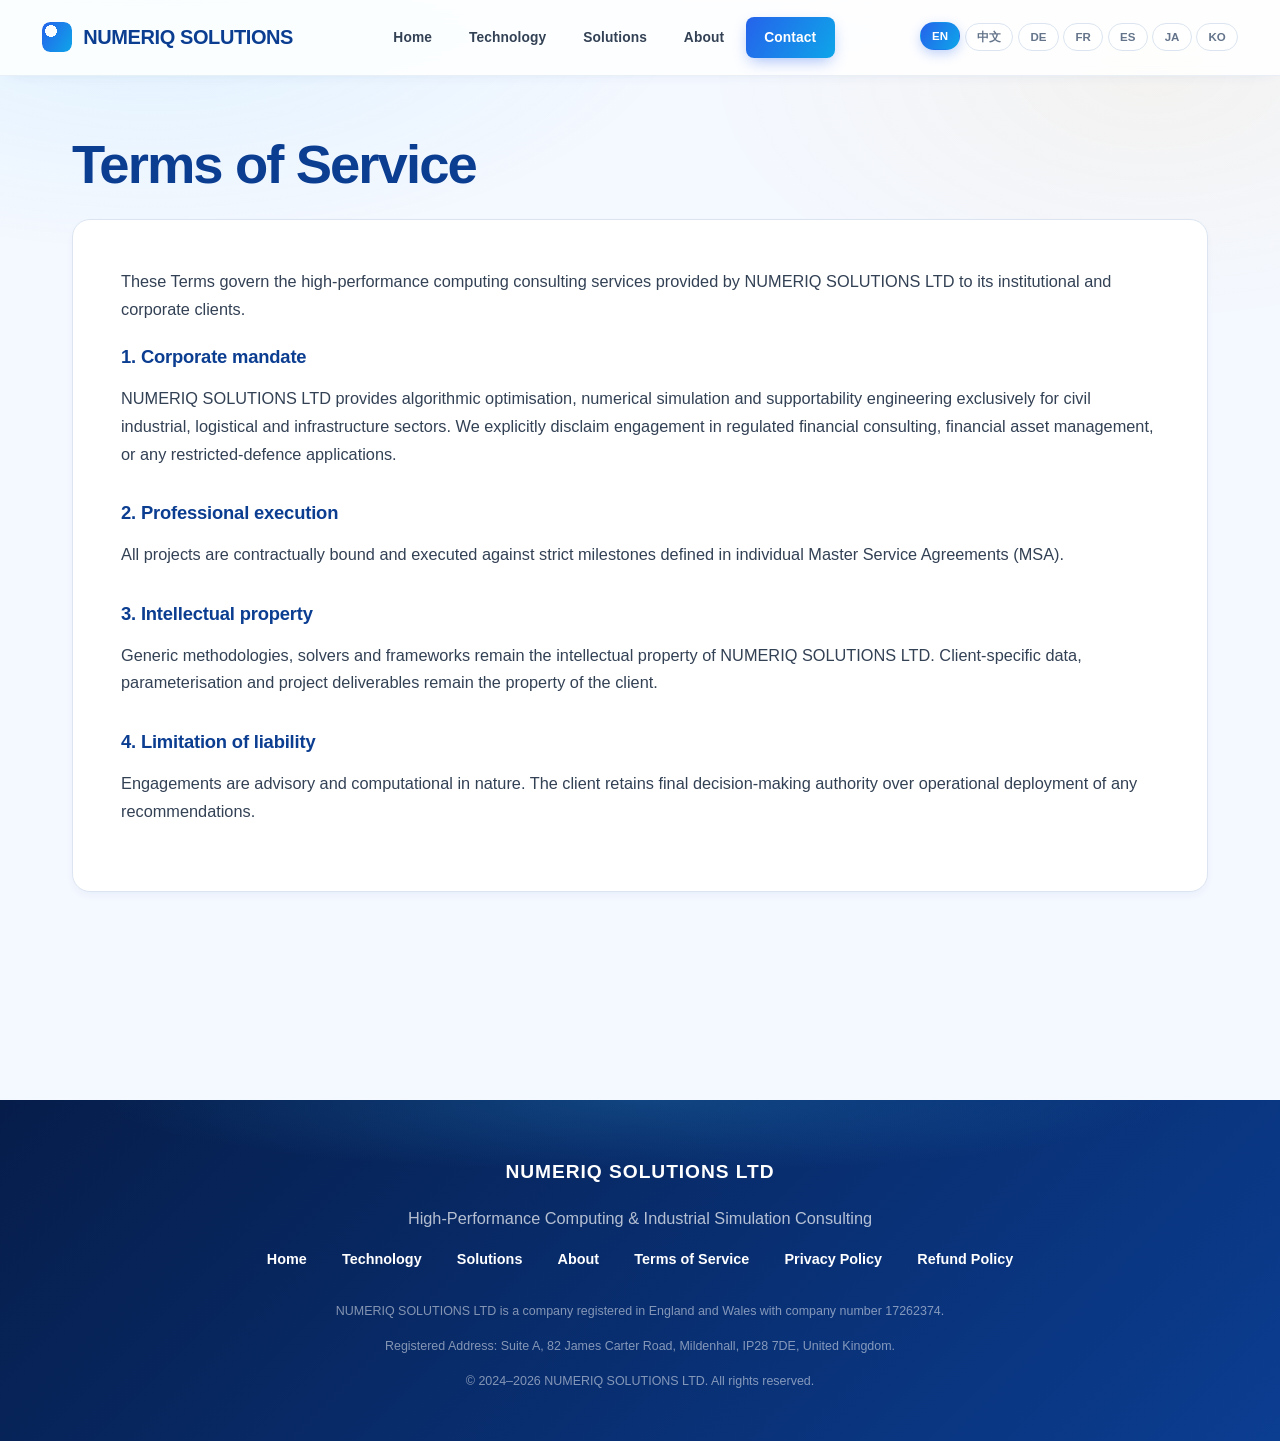
<file: terms.html>
<!DOCTYPE html>
<html lang="en">
<head>
    <meta charset="UTF-8">
    <meta name="viewport" content="width=device-width, initial-scale=1.0">
    <title>Terms of Service — NUMERIQ SOLUTIONS</title>
    <link rel="stylesheet" href="assets/style.css">
</head>
<body>

<header>
    <div class="nav-container">
        <a href="index.html" class="logo">NUMERIQ SOLUTIONS</a>
        <nav class="nav-links">
            <a class="nav-link" href="index.html"><span class="lang lang-en">Home</span><span class="lang lang-zh">首页</span><span class="lang lang-de">Start</span><span class="lang lang-fr">Accueil</span><span class="lang lang-es">Inicio</span><span class="lang lang-ja">ホーム</span><span class="lang lang-ko">홈</span></a>
            <a class="nav-link" href="features.html"><span class="lang lang-en">Technology</span><span class="lang lang-zh">技术能力</span><span class="lang lang-de">Technologie</span><span class="lang lang-fr">Technologie</span><span class="lang lang-es">Tecnología</span><span class="lang lang-ja">テクノロジー</span><span class="lang lang-ko">기술</span></a>
            <a class="nav-link" href="solutions.html"><span class="lang lang-en">Solutions</span><span class="lang lang-zh">行业方案</span><span class="lang lang-de">Lösungen</span><span class="lang lang-fr">Solutions</span><span class="lang lang-es">Soluciones</span><span class="lang lang-ja">ソリューション</span><span class="lang lang-ko">솔루션</span></a>
            <a class="nav-link" href="about.html"><span class="lang lang-en">About</span><span class="lang lang-zh">关于我们</span><span class="lang lang-de">Über uns</span><span class="lang lang-fr">À propos</span><span class="lang lang-es">Nosotros</span><span class="lang lang-ja">会社情報</span><span class="lang lang-ko">회사 소개</span></a>
            <a class="nav-link nav-cta" href="index.html#contact"><span class="lang lang-en">Contact</span><span class="lang lang-zh">联系咨询</span><span class="lang lang-de">Kontakt</span><span class="lang lang-fr">Contact</span><span class="lang lang-es">Contacto</span><span class="lang lang-ja">お問合せ</span><span class="lang lang-ko">문의</span></a>
        </nav>
        <div class="lang-selector">
            <button class="lang-btn active" onclick="setLang('en')">EN</button>
            <button class="lang-btn" onclick="setLang('zh')">中文</button>
            <button class="lang-btn" onclick="setLang('de')">DE</button>
            <button class="lang-btn" onclick="setLang('fr')">FR</button>
            <button class="lang-btn" onclick="setLang('es')">ES</button>
            <button class="lang-btn" onclick="setLang('ja')">JA</button>
            <button class="lang-btn" onclick="setLang('ko')">KO</button>
        </div>
    </div>
</header>

<main>

    <section>
        <h1>
            <span class="lang lang-en">Terms of Service</span>
            <span class="lang lang-zh">企业服务条款</span>
            <span class="lang lang-de">Nutzungsbedingungen</span>
            <span class="lang lang-fr">Conditions de service</span>
            <span class="lang lang-es">Términos de servicio</span>
            <span class="lang lang-ja">利用規約</span>
            <span class="lang lang-ko">서비스 약관</span>
        </h1>

        <div class="legal-text">
            <div class="lang lang-en">
                <p>These Terms govern the high-performance computing consulting services provided by NUMERIQ SOLUTIONS LTD to its institutional and corporate clients.</p>
                <h3>1. Corporate mandate</h3>
                <p>NUMERIQ SOLUTIONS LTD provides algorithmic optimisation, numerical simulation and supportability engineering exclusively for civil industrial, logistical and infrastructure sectors. We explicitly disclaim engagement in regulated financial consulting, financial asset management, or any restricted-defence applications.</p>
                <h3>2. Professional execution</h3>
                <p>All projects are contractually bound and executed against strict milestones defined in individual Master Service Agreements (MSA).</p>
                <h3>3. Intellectual property</h3>
                <p>Generic methodologies, solvers and frameworks remain the intellectual property of NUMERIQ SOLUTIONS LTD. Client-specific data, parameterisation and project deliverables remain the property of the client.</p>
                <h3>4. Limitation of liability</h3>
                <p>Engagements are advisory and computational in nature. The client retains final decision-making authority over operational deployment of any recommendations.</p>
            </div>
            <div class="lang lang-zh">
                <p>本条款适用于 NUMERIQ SOLUTIONS LTD 为全球企业与机构客户提供的高性能计算咨询与软件工程服务。</p>
                <h3>1. 业务范围</h3>
                <p>NUMERIQ SOLUTIONS LTD 提供的算法优化、数值仿真与保障性工程服务严格限定于民用工业、物流与基础设施领域。公司在此明确声明，绝不从事任何需要特许金融牌照的金融咨询、金融资产管理，亦不涉足任何受管制的国防应用。</p>
                <h3>2. 专业化交付</h3>
                <p>所有项目均依据各项目独立签署的《主服务协议》（MSA）中约定的阶段性里程碑进行规范化推进与交割。</p>
                <h3>3. 知识产权</h3>
                <p>通用方法论、求解器与框架的知识产权归 NUMERIQ SOLUTIONS LTD 所有；客户专属数据、参数与项目交付物的所有权归客户所有。</p>
                <h3>4. 责任范围</h3>
                <p>本公司提供的为咨询性质与计算性质的服务，客户对所有建议的最终运营落地决策保留完全裁量权。</p>
            </div>
            <div class="lang lang-de">
                <p>Diese Bedingungen regeln die HPC-Beratungsdienste von NUMERIQ SOLUTIONS LTD.</p>
                <h3>1. Geschäftsumfang</h3>
                <p>Unsere Dienste richten sich ausschließlich an zivile Industrie, Logistik und Infrastruktur. Finanzberatung und regulierte Verteidigungsanwendungen sind ausgeschlossen.</p>
                <h3>2. Durchführung</h3>
                <p>Alle Projekte werden auf Basis von MSA-Meilensteinen ausgeführt.</p>
            </div>
            <div class="lang lang-fr">
                <p>Ces conditions régissent les services HPC de NUMERIQ SOLUTIONS LTD.</p>
                <h3>1. Champ d'activité</h3>
                <p>Nos services sont réservés à l'industrie civile, à la logistique et à l'infrastructure.</p>
                <h3>2. Exécution</h3>
                <p>Tous les projets suivent les jalons définis par MSA.</p>
            </div>
            <div class="lang lang-es">
                <p>Estos Términos rigen los servicios de consultoría HPC de NUMERIQ SOLUTIONS LTD.</p>
                <h3>1. Ámbito</h3>
                <p>Nuestros servicios se prestan exclusivamente para industria civil, logística e infraestructura.</p>
                <h3>2. Ejecución</h3>
                <p>Todos los proyectos siguen los hitos definidos en el MSA.</p>
            </div>
            <div class="lang lang-ja">
                <p>本規約は、NUMERIQ SOLUTIONS LTDが提供するHPCコンサルティングに適用されます。</p>
                <h3>1. 事業範囲</h3>
                <p>当社サービスは民間産業・物流・インフラに限定して提供されます。</p>
                <h3>2. 執行</h3>
                <p>すべてのプロジェクトはMSAで定義されたマイルストーンに沿って実施されます。</p>
            </div>
            <div class="lang lang-ko">
                <p>본 약관은 NUMERIQ SOLUTIONS LTD가 제공하는 HPC 컨설팅 서비스에 적용됩니다.</p>
                <h3>1. 사업 범위</h3>
                <p>본 회사의 서비스는 민간 산업·물류·인프라에 한정하여 제공됩니다.</p>
                <h3>2. 수행</h3>
                <p>모든 프로젝트는 MSA에서 정한 마일스톤에 따라 진행됩니다.</p>
            </div>
        </div>
    </section>

</main>

<footer>
    <div class="footer-inner">
        <div class="footer-brand">NUMERIQ SOLUTIONS LTD</div>
        <p>
            <span class="lang lang-en">High-Performance Computing &amp; Industrial Simulation Consulting</span>
            <span class="lang lang-zh">高性能计算与工业仿真咨询</span>
            <span class="lang lang-de">Hochleistungsrechnen &amp; Industrielle Simulationsberatung</span>
            <span class="lang lang-fr">Calcul Haute Performance &amp; Conseil en Simulation Industrielle</span>
            <span class="lang lang-es">Computación de Alto Rendimiento y Consultoría de Simulación</span>
            <span class="lang lang-ja">高性能計算と産業シミュレーションコンサルティング</span>
            <span class="lang lang-ko">고성능 컴퓨팅 및 산업 시뮬레이션 컨설팅</span>
        </p>
        <div class="footer-links">
            <a href="index.html"><span class="lang lang-en">Home</span><span class="lang lang-zh">首页</span><span class="lang lang-de">Start</span><span class="lang lang-fr">Accueil</span><span class="lang lang-es">Inicio</span><span class="lang lang-ja">ホーム</span><span class="lang lang-ko">홈</span></a>
            <a href="features.html"><span class="lang lang-en">Technology</span><span class="lang lang-zh">技术能力</span><span class="lang lang-de">Technologie</span><span class="lang lang-fr">Technologie</span><span class="lang lang-es">Tecnología</span><span class="lang lang-ja">テクノロジー</span><span class="lang lang-ko">기술</span></a>
            <a href="solutions.html"><span class="lang lang-en">Solutions</span><span class="lang lang-zh">行业方案</span><span class="lang lang-de">Lösungen</span><span class="lang lang-fr">Solutions</span><span class="lang lang-es">Soluciones</span><span class="lang lang-ja">ソリューション</span><span class="lang lang-ko">솔루션</span></a>
            <a href="about.html"><span class="lang lang-en">About</span><span class="lang lang-zh">关于我们</span><span class="lang lang-de">Über uns</span><span class="lang lang-fr">À propos</span><span class="lang lang-es">Nosotros</span><span class="lang lang-ja">会社情報</span><span class="lang lang-ko">회사 소개</span></a>
            <a href="terms.html"><span class="lang lang-en">Terms of Service</span><span class="lang lang-zh">服务条款</span><span class="lang lang-de">Nutzungsbedingungen</span><span class="lang lang-fr">Conditions</span><span class="lang lang-es">Términos</span><span class="lang lang-ja">利用規約</span><span class="lang lang-ko">이용약관</span></a>
            <a href="privacy.html"><span class="lang lang-en">Privacy Policy</span><span class="lang lang-zh">隐私政策</span><span class="lang lang-de">Datenschutz</span><span class="lang lang-fr">Confidentialité</span><span class="lang lang-es">Privacidad</span><span class="lang lang-ja">プライバシー</span><span class="lang lang-ko">개인정보</span></a>
            <a href="refund.html"><span class="lang lang-en">Refund Policy</span><span class="lang lang-zh">退款政策</span><span class="lang lang-de">Rückerstattung</span><span class="lang lang-fr">Remboursement</span><span class="lang lang-es">Reembolso</span><span class="lang lang-ja">返金規定</span><span class="lang lang-ko">환불 규정</span></a>
        </div>
        <p class="small">NUMERIQ SOLUTIONS LTD is a company registered in England and Wales with company number 17262374.</p>
        <p class="small">Registered Address: Suite A, 82 James Carter Road, Mildenhall, IP28 7DE, United Kingdom.</p>
        <p class="small">© 2024–2026 NUMERIQ SOLUTIONS LTD. All rights reserved.</p>
    </div>
</footer>

<script>
function setLang(lang) {
    document.documentElement.lang = lang;
    localStorage.setItem('site-lang', lang);
    document.querySelectorAll('.lang-btn').forEach(btn => {
        btn.classList.remove('active');
        const t = btn.innerText.toLowerCase();
        if ( t === lang ||
            (lang==='zh' && btn.innerText==='中文') ||
            (lang==='de' && t==='de') ||
            (lang==='fr' && t==='fr') ||
            (lang==='es' && t==='es') ||
            (lang==='ja' && t==='ja') ||
            (lang==='ko' && t==='ko') ) {
            btn.classList.add('active');
        }
    });
}
setLang(localStorage.getItem('site-lang') || 'en');
</script>

</body>
</html>
</file>
<file: assets/style.css>
/* ============================================================
   NUMERIQ SOLUTIONS — Bright Business-Tech Design System
   Theme: luminous corporate sapphire with electric cyan accents,
   amber highlight, and immersive gradient overlays.
   ============================================================ */

:root {
    /* Base palette */
    --bg-color:        #f4f8ff;
    --bg-alt:          #ffffff;
    --card-bg:         #ffffff;
    --text-main:       #0b1f3a;
    --text-soft:       #334155;
    --text-muted:      #64748b;

    /* Brand colors */
    --primary:         #0b3d91;     /* Deep sapphire — institutional */
    --primary-deep:    #061d4a;
    --accent:          #2563eb;     /* Electric royal blue */
    --accent-bright:   #38bdf8;     /* Sky cyan */
    --accent-glow:     #0ea5e9;
    --highlight:       #f59e0b;     /* Amber gold — premium accent */
    --highlight-soft:  #fde68a;
    --success:         #14b8a6;

    /* Surfaces */
    --surface-soft:    #eef4ff;
    --surface-cool:    #e0f2fe;
    --border:          #dbe4f0;
    --border-strong:   #c4d1e5;

    /* Effects */
    --shadow-sm:       0 4px 10px -2px rgba(11, 61, 145, 0.06);
    --shadow:          0 14px 32px -10px rgba(11, 61, 145, 0.12), 0 4px 12px -4px rgba(11, 61, 145, 0.06);
    --shadow-lg:       0 28px 60px -20px rgba(11, 61, 145, 0.22), 0 10px 24px -8px rgba(11, 61, 145, 0.10);
    --shadow-glow:     0 0 0 1px rgba(56, 189, 248, 0.18), 0 16px 38px -12px rgba(37, 99, 235, 0.35);

    /* Gradients */
    --grad-hero:       linear-gradient(125deg, #061d4a 0%, #0b3d91 38%, #1d4ed8 72%, #0ea5e9 100%);
    --grad-panel:      linear-gradient(135deg, #ffffff 0%, #eef4ff 100%);
    --grad-cta:        linear-gradient(120deg, #2563eb 0%, #0ea5e9 100%);
    --grad-cool:       linear-gradient(135deg, #e0f2fe 0%, #eef4ff 60%, #ffffff 100%);
    --grad-amber:      linear-gradient(120deg, #f59e0b 0%, #fbbf24 100%);

    /* Typography */
    --font-sans: -apple-system, BlinkMacSystemFont, 'Segoe UI', 'Inter', Roboto, 'Helvetica Neue', Arial, 'PingFang SC', 'Microsoft YaHei', sans-serif;
    --font-display: 'Inter', 'Segoe UI', -apple-system, BlinkMacSystemFont, sans-serif;
}

* { box-sizing: border-box; margin: 0; padding: 0; }

html { scroll-behavior: smooth; }

body {
    background: var(--bg-color);
    color: var(--text-main);
    font-family: var(--font-sans);
    line-height: 1.7;
    padding-top: 86px;
    -webkit-font-smoothing: antialiased;
    overflow-x: hidden;
}

/* Decorative ambient glow */
body::before {
    content: '';
    position: fixed;
    inset: 0;
    pointer-events: none;
    background:
        radial-gradient(ellipse 60% 40% at 12% 0%, rgba(56, 189, 248, 0.10), transparent 70%),
        radial-gradient(ellipse 50% 40% at 90% 8%, rgba(245, 158, 11, 0.06), transparent 70%);
    z-index: -1;
}

/* ===== Header / Navigation ===== */
header {
    position: fixed;
    top: 0; left: 0;
    width: 100%;
    background: rgba(255, 255, 255, 0.85);
    backdrop-filter: saturate(180%) blur(14px);
    -webkit-backdrop-filter: saturate(180%) blur(14px);
    border-bottom: 1px solid rgba(11, 61, 145, 0.08);
    z-index: 1000;
    box-shadow: 0 2px 18px -10px rgba(11, 61, 145, 0.20);
}

.nav-container {
    max-width: 1260px;
    margin: 0 auto;
    display: flex;
    justify-content: space-between;
    align-items: center;
    gap: 1.4rem;
    padding: 1.05rem 2rem;
    flex-wrap: wrap;
}

.logo {
    font-family: var(--font-display);
    font-weight: 900;
    color: var(--primary);
    text-decoration: none;
    font-size: 1.25rem;
    letter-spacing: -0.02em;
    text-transform: uppercase;
    display: inline-flex;
    align-items: center;
    gap: 0.7rem;
}

.logo::before {
    content: '';
    width: 30px;
    height: 30px;
    background: var(--grad-cta);
    border-radius: 8px;
    box-shadow: 0 6px 16px -4px rgba(37, 99, 235, 0.5);
    position: relative;
    mask: radial-gradient(circle at 30% 30%, transparent 0 6px, #000 6px);
    -webkit-mask: radial-gradient(circle at 30% 30%, transparent 0 6px, #000 6px);
}

.nav-links {
    display: flex;
    align-items: center;
    gap: 0.4rem;
    flex-wrap: wrap;
}

.nav-link {
    color: var(--text-soft);
    text-decoration: none;
    font-size: 0.86rem;
    font-weight: 600;
    padding: 0.5rem 0.95rem;
    border-radius: 8px;
    letter-spacing: 0.01em;
    transition: all 0.2s ease;
}

.nav-link:hover, .nav-link.active {
    color: var(--accent);
    background: var(--surface-soft);
}

.nav-cta {
    background: var(--grad-cta);
    color: #fff !important;
    padding: 0.55rem 1.15rem;
    border-radius: 8px;
    font-weight: 700;
    box-shadow: 0 6px 16px -4px rgba(37, 99, 235, 0.45);
}

.nav-cta:hover { transform: translateY(-1px); background: var(--grad-cta); }

/* Language selector */
.lang-selector {
    display: flex;
    gap: 0.3rem;
    flex-wrap: wrap;
}

.lang-btn {
    background: var(--bg-alt);
    border: 1px solid var(--border);
    color: var(--text-muted);
    padding: 0.35rem 0.7rem;
    cursor: pointer;
    font-family: var(--font-sans);
    font-size: 0.72rem;
    font-weight: 700;
    border-radius: 14px;
    transition: all 0.2s ease-in-out;
}

.lang-btn:hover, .lang-btn.active {
    border-color: transparent;
    color: #fff;
    background: var(--grad-cta);
    box-shadow: 0 4px 12px rgba(37, 99, 235, 0.28);
    transform: translateY(-1px);
}

/* ===== Layout / Containers ===== */
main {
    max-width: 1200px;
    margin: 0 auto;
    padding: 3rem 2rem 2rem;
}

.full-bleed {
    width: 100vw;
    position: relative;
    left: 50%;
    right: 50%;
    margin-left: -50vw;
    margin-right: -50vw;
}

section { margin-bottom: 6rem; }

/* ===== Typography ===== */
h1 {
    font-family: var(--font-display);
    font-size: clamp(2.2rem, 4.6vw, 3.4rem);
    font-weight: 900;
    color: var(--primary);
    line-height: 1.15;
    margin-bottom: 1.4rem;
    letter-spacing: -0.035em;
}

h2 {
    font-family: var(--font-display);
    font-size: clamp(1.65rem, 2.6vw, 2.2rem);
    font-weight: 800;
    color: var(--primary);
    margin-bottom: 1.6rem;
    letter-spacing: -0.025em;
    position: relative;
    padding-bottom: 0.6rem;
}

h2::after {
    content: '';
    position: absolute;
    bottom: 0; left: 0;
    width: 56px;
    height: 4px;
    background: var(--grad-cta);
    border-radius: 4px;
}

h2.center { text-align: center; }
h2.center::after { left: 50%; transform: translateX(-50%); }

h3 {
    font-family: var(--font-display);
    font-size: 1.2rem;
    font-weight: 700;
    color: var(--primary);
    margin-bottom: 0.8rem;
    letter-spacing: -0.01em;
}

p {
    color: var(--text-soft);
    margin-bottom: 1.1rem;
    font-size: 1.02rem;
}

a { color: var(--accent); }

.eyebrow {
    display: inline-block;
    font-family: var(--font-display);
    font-size: 0.75rem;
    font-weight: 800;
    letter-spacing: 0.18em;
    text-transform: uppercase;
    color: var(--accent);
    margin-bottom: 0.9rem;
    padding: 0.3rem 0.85rem;
    background: var(--surface-soft);
    border-radius: 12px;
    border: 1px solid rgba(37, 99, 235, 0.15);
}

.eyebrow.amber {
    color: #b45309;
    background: #fff7ed;
    border-color: rgba(245, 158, 11, 0.25);
}

/* ===== Hero ===== */
.hero {
    background: var(--grad-hero);
    color: #fff;
    border-radius: 32px;
    padding: clamp(3rem, 6vw, 5.5rem) clamp(2rem, 5vw, 4.5rem);
    position: relative;
    overflow: hidden;
    box-shadow: var(--shadow-lg);
    margin-bottom: 5rem;
}

.hero::before, .hero::after {
    content: '';
    position: absolute;
    border-radius: 50%;
    filter: blur(60px);
    opacity: 0.55;
    pointer-events: none;
}

.hero::before {
    width: 380px; height: 380px;
    background: radial-gradient(circle, #38bdf8 0%, transparent 70%);
    top: -120px; right: -120px;
}

.hero::after {
    width: 320px; height: 320px;
    background: radial-gradient(circle, #f59e0b 0%, transparent 70%);
    bottom: -120px; left: -80px;
    opacity: 0.35;
}

.hero-grid {
    position: relative;
    z-index: 2;
    display: grid;
    grid-template-columns: 1.4fr 1fr;
    gap: 3rem;
    align-items: center;
}

@media (max-width: 980px) { .hero-grid { grid-template-columns: 1fr; } }

.hero h1 {
    color: #fff;
    font-size: clamp(2.3rem, 4.6vw, 3.6rem);
    line-height: 1.12;
    margin-bottom: 1.4rem;
}

.hero h1 .accent-text {
    background: linear-gradient(120deg, #fde68a 0%, #38bdf8 60%, #ffffff 100%);
    -webkit-background-clip: text;
    background-clip: text;
    color: transparent;
}

.hero p {
    color: rgba(255, 255, 255, 0.85);
    font-size: 1.12rem;
    max-width: 560px;
}

.hero .eyebrow {
    background: rgba(255, 255, 255, 0.12);
    color: #fde68a;
    border-color: rgba(253, 224, 71, 0.3);
    backdrop-filter: blur(8px);
}

.hero-btn-row {
    display: flex;
    flex-wrap: wrap;
    gap: 1rem;
    margin-top: 2rem;
}

.btn {
    display: inline-block;
    padding: 0.95rem 1.8rem;
    border-radius: 12px;
    font-weight: 700;
    font-size: 0.95rem;
    text-decoration: none;
    transition: all 0.25s ease;
    border: none;
    cursor: pointer;
    font-family: var(--font-display);
    letter-spacing: -0.005em;
}

.btn-primary {
    background: #ffffff;
    color: var(--primary);
    box-shadow: 0 10px 25px -8px rgba(0, 0, 0, 0.3);
}

.btn-primary:hover { transform: translateY(-2px); box-shadow: 0 16px 32px -10px rgba(0, 0, 0, 0.4); }

.btn-ghost {
    background: rgba(255, 255, 255, 0.08);
    color: #fff;
    border: 1px solid rgba(255, 255, 255, 0.35);
    backdrop-filter: blur(6px);
}

.btn-ghost:hover { background: rgba(255, 255, 255, 0.18); border-color: rgba(255, 255, 255, 0.55); }

.btn-cta {
    background: var(--grad-cta);
    color: #fff;
    box-shadow: 0 12px 28px -10px rgba(37, 99, 235, 0.45);
}

.btn-cta:hover { transform: translateY(-2px); box-shadow: 0 18px 34px -12px rgba(37, 99, 235, 0.55); }

/* Hero image card */
.hero-visual {
    position: relative;
    perspective: 1200px;
}

.hero-visual .visual-card {
    background: rgba(8, 24, 60, 0.65);
    backdrop-filter: blur(14px);
    border: 1px solid rgba(255, 255, 255, 0.18);
    border-radius: 18px;
    padding: 1rem;
    box-shadow: 0 30px 60px -25px rgba(0, 0, 0, 0.5);
    transform: rotateY(-6deg) rotateX(4deg);
    transition: transform 0.5s ease;
}

.hero-visual:hover .visual-card { transform: rotateY(-2deg) rotateX(1deg); }

.hero-visual .dots {
    display: flex;
    gap: 0.4rem;
    margin-bottom: 0.8rem;
}

.hero-visual .dot {
    width: 11px; height: 11px; border-radius: 50%;
}

.hero-visual .dot.r { background: #ef4444; }
.hero-visual .dot.y { background: #fbbf24; }
.hero-visual .dot.g { background: #22c55e; }

.hero-visual img {
    width: 100%;
    height: auto;
    border-radius: 10px;
    display: block;
    border: 1px solid rgba(255, 255, 255, 0.1);
}

/* Hero stat strip */
.hero-stats {
    display: grid;
    grid-template-columns: repeat(4, 1fr);
    gap: 1.4rem;
    margin-top: 3rem;
    padding-top: 2.4rem;
    border-top: 1px solid rgba(255, 255, 255, 0.18);
    position: relative;
    z-index: 2;
}

@media (max-width: 820px) { .hero-stats { grid-template-columns: repeat(2, 1fr); } }

.hero-stat .num {
    font-family: var(--font-display);
    font-size: 2.2rem;
    font-weight: 900;
    color: #fde68a;
    letter-spacing: -0.03em;
    line-height: 1;
}

.hero-stat .label {
    color: rgba(255, 255, 255, 0.78);
    font-size: 0.85rem;
    margin-top: 0.4rem;
    font-weight: 500;
}

/* ===== Grid layouts ===== */
.grid {
    display: grid;
    grid-template-columns: repeat(2, 1fr);
    gap: 1.8rem;
    margin-top: 2rem;
}

.grid-3 { display: grid; grid-template-columns: repeat(3, 1fr); gap: 1.8rem; margin-top: 2rem; }
.grid-4 { display: grid; grid-template-columns: repeat(4, 1fr); gap: 1.6rem; margin-top: 2rem; }

@media (max-width: 980px) {
    .grid, .grid-3, .grid-4 { grid-template-columns: 1fr; }
}

@media (max-width: 1100px) {
    .grid-4 { grid-template-columns: repeat(2, 1fr); }
}

/* ===== Cards ===== */
.card {
    background: var(--card-bg);
    border: 1px solid var(--border);
    padding: 2rem;
    border-radius: 16px;
    box-shadow: var(--shadow-sm);
    transition: transform 0.3s ease, box-shadow 0.3s ease, border-color 0.3s ease;
    position: relative;
    overflow: hidden;
}

.card::before {
    content: '';
    position: absolute;
    top: 0; left: 0; right: 0;
    height: 4px;
    background: var(--grad-cta);
    opacity: 0;
    transition: opacity 0.3s ease;
}

.card:hover {
    transform: translateY(-6px);
    box-shadow: var(--shadow-lg);
    border-color: rgba(37, 99, 235, 0.22);
}

.card:hover::before { opacity: 1; }

.card .card-icon {
    width: 52px;
    height: 52px;
    border-radius: 12px;
    background: var(--grad-cta);
    color: #fff;
    display: inline-flex;
    align-items: center;
    justify-content: center;
    font-size: 1.5rem;
    font-weight: 800;
    margin-bottom: 1.2rem;
    box-shadow: 0 8px 18px -4px rgba(37, 99, 235, 0.4);
}

.card .card-icon.amber {
    background: var(--grad-amber);
    box-shadow: 0 8px 18px -4px rgba(245, 158, 11, 0.45);
}

.card .card-icon.cyan {
    background: linear-gradient(120deg, #0ea5e9 0%, #38bdf8 100%);
    box-shadow: 0 8px 18px -4px rgba(14, 165, 233, 0.45);
}

.card .card-icon.violet {
    background: linear-gradient(120deg, #6366f1 0%, #8b5cf6 100%);
    box-shadow: 0 8px 18px -4px rgba(99, 102, 241, 0.45);
}

.card.span-2 { grid-column: span 2; }

@media (max-width: 980px) { .card.span-2 { grid-column: span 1; } }

/* Case study cards with image */
.case-card {
    background: var(--card-bg);
    border: 1px solid var(--border);
    border-radius: 18px;
    overflow: hidden;
    box-shadow: var(--shadow-sm);
    transition: all 0.3s ease;
    display: flex;
    flex-direction: column;
}

.case-card:hover { transform: translateY(-6px); box-shadow: var(--shadow-lg); }

.case-card .case-banner {
    height: 140px;
    background: var(--grad-hero);
    position: relative;
    overflow: hidden;
    display: flex;
    align-items: center;
    justify-content: center;
    color: #fff;
    font-size: 2.4rem;
    font-weight: 900;
    letter-spacing: 0.05em;
    text-transform: uppercase;
}

.case-card .case-banner::before {
    content: '';
    position: absolute;
    inset: 0;
    background:
        repeating-linear-gradient(45deg, transparent, transparent 22px, rgba(255,255,255,0.05) 22px, rgba(255,255,255,0.05) 44px),
        radial-gradient(circle at 70% 30%, rgba(56, 189, 248, 0.4) 0%, transparent 60%);
}

.case-card .case-banner span { position: relative; z-index: 1; text-shadow: 0 2px 12px rgba(0,0,0,0.35); }

.case-card .case-banner.amber { background: linear-gradient(125deg, #b45309 0%, #f59e0b 60%, #fbbf24 100%); }
.case-card .case-banner.teal { background: linear-gradient(125deg, #0f766e 0%, #14b8a6 60%, #5eead4 100%); }
.case-card .case-banner.indigo { background: linear-gradient(125deg, #312e81 0%, #4f46e5 60%, #818cf8 100%); }
.case-card .case-banner.cyan { background: linear-gradient(125deg, #0c4a6e 0%, #0ea5e9 60%, #38bdf8 100%); }
.case-card .case-banner.rose { background: linear-gradient(125deg, #9f1239 0%, #e11d48 60%, #fb7185 100%); }

.case-card .case-body { padding: 1.7rem 1.8rem 2rem; flex: 1; display: flex; flex-direction: column; }

.case-card h3 { font-size: 1.15rem; line-height: 1.35; }

.case-card .case-tag {
    display: inline-block;
    font-size: 0.7rem;
    font-weight: 700;
    color: var(--accent);
    background: var(--surface-soft);
    padding: 0.25rem 0.65rem;
    border-radius: 10px;
    margin-bottom: 0.8rem;
    letter-spacing: 0.05em;
    text-transform: uppercase;
}

.case-card p { font-size: 0.93rem; color: var(--text-soft); }

.case-card .metric-row {
    margin-top: auto;
    padding-top: 1rem;
    border-top: 1px dashed var(--border);
    display: flex;
    justify-content: space-between;
    align-items: center;
    gap: 0.8rem;
}

.case-card .metric {
    font-family: var(--font-display);
    font-weight: 800;
    color: var(--primary);
}

.case-card .metric .num {
    font-size: 1.45rem;
    color: var(--accent);
    letter-spacing: -0.02em;
}

.case-card .metric .label {
    display: block;
    font-size: 0.7rem;
    font-weight: 600;
    color: var(--text-muted);
    text-transform: uppercase;
    letter-spacing: 0.08em;
    margin-top: 0.15rem;
}

/* ===== Method / Process panel ===== */
.method-panel {
    background: var(--grad-cool);
    border-radius: 24px;
    padding: clamp(2.5rem, 5vw, 4rem);
    border: 1px solid var(--border);
    box-shadow: var(--shadow-sm);
}

.method-grid {
    display: grid;
    grid-template-columns: 1.1fr 1fr;
    gap: 3rem;
    align-items: center;
}

@media (max-width: 980px) { .method-grid { grid-template-columns: 1fr; } }

.method-list {
    list-style: none;
    margin-top: 1.6rem;
}

.method-list li {
    background: var(--card-bg);
    padding: 1rem 1.2rem;
    border-radius: 12px;
    border-left: 4px solid var(--accent);
    margin-bottom: 0.8rem;
    box-shadow: var(--shadow-sm);
    display: flex;
    gap: 0.8rem;
    align-items: flex-start;
}

.method-list li .num-badge {
    background: var(--grad-cta);
    color: #fff;
    width: 30px; height: 30px;
    border-radius: 50%;
    display: inline-flex; align-items: center; justify-content: center;
    font-weight: 800;
    font-size: 0.9rem;
    flex-shrink: 0;
}

.method-list li .body {
    color: var(--text-soft);
    font-size: 0.96rem;
    margin: 0;
    line-height: 1.55;
}

.method-list li .body strong { color: var(--primary); }

.method-image {
    border-radius: 18px;
    overflow: hidden;
    box-shadow: var(--shadow-lg);
    border: 1px solid var(--border);
    position: relative;
}

.method-image img { display: block; width: 100%; height: auto; }

.method-image .corner-tag {
    position: absolute;
    top: 14px; left: 14px;
    background: rgba(11, 61, 145, 0.92);
    color: #fff;
    font-size: 0.7rem;
    font-weight: 700;
    padding: 0.35rem 0.7rem;
    border-radius: 8px;
    letter-spacing: 0.08em;
    text-transform: uppercase;
}

/* ===== Capability strip ===== */
.cap-strip {
    display: grid;
    grid-template-columns: repeat(4, 1fr);
    gap: 1.2rem;
    margin-top: 2rem;
}

@media (max-width: 1100px) { .cap-strip { grid-template-columns: repeat(2, 1fr); } }
@media (max-width: 580px) { .cap-strip { grid-template-columns: 1fr; } }

.cap-pill {
    background: var(--card-bg);
    border: 1px solid var(--border);
    border-radius: 14px;
    padding: 1.4rem 1.4rem;
    text-align: center;
    box-shadow: var(--shadow-sm);
    transition: all 0.3s ease;
}

.cap-pill:hover { transform: translateY(-4px); box-shadow: var(--shadow); border-color: rgba(37, 99, 235, 0.2); }

.cap-pill .cap-num {
    font-family: var(--font-display);
    font-size: 2.2rem;
    font-weight: 900;
    background: var(--grad-cta);
    -webkit-background-clip: text;
    background-clip: text;
    color: transparent;
    letter-spacing: -0.04em;
    line-height: 1;
}

.cap-pill .cap-text {
    font-size: 0.86rem;
    font-weight: 600;
    color: var(--text-soft);
    margin-top: 0.5rem;
}

/* ===== Sector solutions ===== */
.sector-grid {
    display: grid;
    grid-template-columns: repeat(3, 1fr);
    gap: 1.6rem;
    margin-top: 2rem;
}

@media (max-width: 980px) { .sector-grid { grid-template-columns: 1fr; } }

.sector-card {
    background: var(--card-bg);
    border-radius: 18px;
    overflow: hidden;
    border: 1px solid var(--border);
    box-shadow: var(--shadow-sm);
    transition: all 0.3s ease;
}

.sector-card:hover { transform: translateY(-6px); box-shadow: var(--shadow-lg); }

.sector-card .sector-head {
    height: 130px;
    background: var(--grad-hero);
    color: #fff;
    display: flex;
    align-items: center;
    justify-content: center;
    font-size: 3.4rem;
    position: relative;
    overflow: hidden;
}

.sector-card .sector-head.cyan { background: linear-gradient(135deg, #0c4a6e 0%, #0ea5e9 100%); }
.sector-card .sector-head.indigo { background: linear-gradient(135deg, #1e1b4b 0%, #4f46e5 100%); }

.sector-card .sector-head::after {
    content: '';
    position: absolute;
    inset: 0;
    background: radial-gradient(circle at 80% 20%, rgba(255,255,255,0.18), transparent 60%);
}

.sector-card .sector-body { padding: 1.8rem 1.7rem 2rem; }

.sector-card h3 { font-size: 1.3rem; margin-bottom: 0.6rem; }

.sector-card p { font-size: 0.94rem; }

.sector-card ul {
    list-style: none;
    margin-top: 1rem;
}

.sector-card ul li {
    padding: 0.5rem 0;
    color: var(--text-soft);
    font-size: 0.88rem;
    position: relative;
    padding-left: 1.5rem;
}

.sector-card ul li::before {
    content: '';
    position: absolute;
    left: 0;
    top: 0.95rem;
    width: 8px;
    height: 8px;
    border-radius: 2px;
    background: var(--grad-cta);
    transform: rotate(45deg);
}

/* ===== Standards row ===== */
.standards-row {
    background: var(--card-bg);
    border: 1px solid var(--border);
    border-radius: 18px;
    padding: 2.2rem 2rem;
    text-align: center;
    box-shadow: var(--shadow-sm);
    margin-top: 1.5rem;
}

.standards-row .std-label {
    color: var(--text-muted);
    font-size: 0.78rem;
    font-weight: 700;
    letter-spacing: 0.18em;
    text-transform: uppercase;
    margin-bottom: 1.4rem;
}

.standards-row .std-list {
    display: flex;
    flex-wrap: wrap;
    justify-content: center;
    gap: 1.4rem 2.5rem;
}

.standards-row .std-list span {
    font-family: 'Georgia', serif;
    font-size: 1.1rem;
    font-weight: 700;
    color: var(--primary);
    opacity: 0.7;
    letter-spacing: 0.05em;
}

/* ===== Mission / Values panels ===== */
.dual-panel {
    display: grid;
    grid-template-columns: 1fr 1fr;
    gap: 1.6rem;
    margin-top: 2rem;
}

@media (max-width: 880px) { .dual-panel { grid-template-columns: 1fr; } }

.mission-panel, .vision-panel {
    border-radius: 22px;
    padding: 2.6rem;
    box-shadow: var(--shadow-sm);
    border: 1px solid var(--border);
}

.mission-panel {
    background: linear-gradient(135deg, #0b3d91 0%, #2563eb 100%);
    color: #fff;
    border-color: transparent;
}

.mission-panel h3 { color: #fde68a; font-size: 1.4rem; }
.mission-panel p { color: rgba(255,255,255,0.92); font-style: italic; font-size: 1.05rem; }

.vision-panel { background: var(--bg-alt); }

.vision-panel ul { list-style: none; }
.vision-panel li {
    padding: 0.55rem 0;
    color: var(--text-soft);
    display: flex;
    align-items: flex-start;
    gap: 0.7rem;
    font-size: 0.98rem;
}
.vision-panel li::before {
    content: '✦';
    color: var(--accent);
    font-weight: 800;
    margin-top: -2px;
}

/* ===== Milestone timeline ===== */
.timeline {
    background: linear-gradient(135deg, #061d4a 0%, #0b3d91 100%);
    color: #fff;
    border-radius: 28px;
    padding: clamp(3rem, 5vw, 4.5rem);
    position: relative;
    overflow: hidden;
    margin-top: 2rem;
    box-shadow: var(--shadow-lg);
}

.timeline::before {
    content: '';
    position: absolute;
    inset: 0;
    background:
        radial-gradient(circle at 0% 0%, rgba(56, 189, 248, 0.18), transparent 50%),
        radial-gradient(circle at 100% 100%, rgba(245, 158, 11, 0.10), transparent 50%);
    pointer-events: none;
}

.timeline h2 { color: #fff; text-align: center; margin-bottom: 3rem; position: relative; z-index: 1; }
.timeline h2::after { left: 50%; transform: translateX(-50%); background: var(--grad-amber); }

.timeline-grid {
    display: grid;
    grid-template-columns: repeat(5, 1fr);
    gap: 1.4rem;
    position: relative;
    z-index: 1;
}

@media (max-width: 1100px) { .timeline-grid { grid-template-columns: repeat(2, 1fr); } }
@media (max-width: 600px) { .timeline-grid { grid-template-columns: 1fr; } }

.milestone {
    border-left: 2px solid rgba(56, 189, 248, 0.35);
    padding: 0.5rem 0 0.5rem 1.4rem;
}

.milestone .year {
    color: #38bdf8;
    font-family: var(--font-display);
    font-weight: 800;
    font-size: 0.85rem;
    letter-spacing: 0.2em;
    margin-bottom: 0.4rem;
}

.milestone .title {
    color: #fff;
    font-weight: 700;
    font-size: 1.05rem;
    margin-bottom: 0.5rem;
}

.milestone p {
    color: rgba(255,255,255,0.72);
    font-size: 0.85rem;
    line-height: 1.55;
    margin: 0;
}

/* ===== CTA band ===== */
.cta-band {
    background: var(--grad-cta);
    color: #fff;
    border-radius: 24px;
    padding: 3rem clamp(2rem, 4vw, 3.5rem);
    display: flex;
    flex-wrap: wrap;
    align-items: center;
    justify-content: space-between;
    gap: 1.8rem;
    box-shadow: var(--shadow-lg);
    position: relative;
    overflow: hidden;
}

.cta-band::before {
    content: '';
    position: absolute;
    inset: 0;
    background: radial-gradient(circle at 80% 50%, rgba(255,255,255,0.18), transparent 50%);
    pointer-events: none;
}

.cta-band > * { position: relative; z-index: 1; }

.cta-band h2 {
    color: #fff;
    font-size: 1.75rem;
    margin: 0 0 0.4rem 0;
    padding: 0;
}

.cta-band h2::after { display: none; }

.cta-band p { color: rgba(255,255,255,0.92); max-width: 540px; margin: 0; }

/* ===== Contact panel ===== */
.contact-card {
    background: var(--card-bg);
    border-radius: 22px;
    border: 1px solid var(--border);
    padding: 2.6rem;
    box-shadow: var(--shadow-sm);
    display: grid;
    grid-template-columns: 1fr 1fr;
    gap: 2.4rem;
}

@media (max-width: 820px) { .contact-card { grid-template-columns: 1fr; } }

.contact-block {
    display: flex;
    gap: 1.1rem;
    align-items: flex-start;
}

.contact-icon {
    width: 46px; height: 46px; border-radius: 12px;
    background: var(--surface-soft);
    color: var(--accent);
    display: inline-flex; align-items: center; justify-content: center;
    font-size: 1.2rem;
    flex-shrink: 0;
    border: 1px solid rgba(37, 99, 235, 0.15);
}

.contact-block h4 {
    font-family: var(--font-display);
    color: var(--primary);
    font-weight: 700;
    font-size: 1rem;
    margin-bottom: 0.3rem;
}

.contact-block p {
    margin: 0;
    color: var(--text-soft);
    font-size: 0.96rem;
}

/* ===== Page header (interior pages) ===== */
.page-header {
    background: var(--grad-hero);
    color: #fff;
    border-radius: 28px;
    padding: clamp(3rem, 5vw, 4.5rem);
    text-align: center;
    margin-bottom: 4rem;
    position: relative;
    overflow: hidden;
    box-shadow: var(--shadow-lg);
}

.page-header::before {
    content: '';
    position: absolute;
    inset: 0;
    background: radial-gradient(circle at 50% 0%, rgba(56,189,248,0.25), transparent 60%);
}

.page-header h1 { color: #fff; margin-bottom: 0.8rem; position: relative; }
.page-header p { color: rgba(255,255,255,0.85); font-size: 1.1rem; max-width: 720px; margin: 0 auto; position: relative; }

/* ===== Feature columns (alternating) ===== */
.feature-row {
    display: grid;
    grid-template-columns: 1fr 1fr;
    gap: 3rem;
    align-items: center;
    margin-bottom: 5rem;
}

.feature-row.reverse { direction: rtl; }
.feature-row.reverse > * { direction: ltr; }

@media (max-width: 980px) {
    .feature-row { grid-template-columns: 1fr; direction: ltr !important; }
}

.feature-row .feature-text h2 { padding-bottom: 0.6rem; }

.feature-checklist {
    list-style: none;
    margin-top: 1.4rem;
}

.feature-checklist li {
    display: flex;
    gap: 0.9rem;
    align-items: flex-start;
    padding: 0.6rem 0;
    color: var(--text-soft);
    font-size: 1rem;
}

.feature-checklist li::before {
    content: '✓';
    background: var(--grad-cta);
    color: #fff;
    width: 24px; height: 24px;
    border-radius: 50%;
    display: inline-flex; align-items: center; justify-content: center;
    font-weight: 800;
    font-size: 0.78rem;
    flex-shrink: 0;
    box-shadow: 0 4px 8px -2px rgba(37, 99, 235, 0.4);
}

.feature-checklist li strong { color: var(--primary); }

.flow-chart {
    background: var(--card-bg);
    border-radius: 18px;
    padding: 2.4rem;
    box-shadow: var(--shadow);
    border: 1px solid var(--border);
}

.flow-step {
    display: flex; align-items: center; gap: 1rem;
    padding: 1rem 1.2rem;
    background: var(--surface-soft);
    border-radius: 12px;
    margin-bottom: 0.8rem;
    font-weight: 600;
    color: var(--primary);
    font-size: 0.96rem;
}

.flow-step.s2 { margin-left: 2rem; background: var(--surface-cool); }
.flow-step.s3 {
    margin-left: 4rem;
    background: var(--grad-cta);
    color: #fff;
    box-shadow: 0 10px 22px -8px rgba(37, 99, 235, 0.4);
}

.flow-step .step-num {
    width: 32px; height: 32px;
    border-radius: 50%;
    background: var(--accent);
    color: #fff;
    display: inline-flex; align-items: center; justify-content: center;
    font-weight: 800;
    font-size: 0.88rem;
    flex-shrink: 0;
}

.flow-step.s2 .step-num { background: var(--accent-bright); }
.flow-step.s3 .step-num { background: #fff; color: var(--accent); }

.criteria-grid {
    display: grid;
    grid-template-columns: 1fr 1fr;
    gap: 1rem;
    margin-top: 1.4rem;
}

.criteria-card {
    background: var(--card-bg);
    border-radius: 12px;
    padding: 1.2rem 1.3rem;
    border-left: 4px solid var(--accent);
    box-shadow: var(--shadow-sm);
}

.criteria-card h4 {
    color: var(--primary);
    font-size: 0.95rem;
    font-weight: 700;
    margin-bottom: 0.3rem;
}

.criteria-card p { font-size: 0.85rem; color: var(--text-muted); margin: 0; }

.feature-image-card {
    background: var(--card-bg);
    padding: 1.2rem;
    border-radius: 20px;
    box-shadow: var(--shadow-lg);
    border: 1px solid var(--border);
}

.feature-image-card img { width: 100%; border-radius: 12px; display: block; }

/* ===== Legal pages ===== */
.legal-text {
    background: var(--card-bg);
    border: 1px solid var(--border);
    padding: clamp(2rem, 4vw, 3rem);
    border-radius: 18px;
    box-shadow: var(--shadow-sm);
}

.legal-text h3 {
    margin-top: 1.8rem;
    color: var(--primary);
    font-size: 1.15rem;
}

.legal-text h3:first-of-type { margin-top: 0.5rem; }

.legal-text p { margin-bottom: 1.1rem; color: var(--text-soft); }

/* ===== Footer ===== */
footer {
    background: linear-gradient(135deg, #061d4a 0%, #0b3d91 100%);
    color: #fff;
    padding: 3.5rem 2rem 2.5rem;
    text-align: center;
    font-size: 0.9rem;
    margin-top: 5rem;
    position: relative;
    overflow: hidden;
}

footer::before {
    content: '';
    position: absolute;
    inset: 0;
    background:
        radial-gradient(ellipse 60% 30% at 50% 0%, rgba(56, 189, 248, 0.18), transparent 70%);
    pointer-events: none;
}

footer .footer-inner {
    position: relative;
    max-width: 1100px;
    margin: 0 auto;
}

footer .footer-brand {
    font-family: var(--font-display);
    font-weight: 900;
    font-size: 1.2rem;
    color: #fff;
    letter-spacing: 0.05em;
    margin-bottom: 1rem;
    text-transform: uppercase;
}

footer p { color: rgba(255,255,255,0.7); margin-bottom: 0.6rem; }

footer .footer-links {
    margin-bottom: 1.6rem;
    display: flex;
    justify-content: center;
    flex-wrap: wrap;
    gap: 0.5rem 1rem;
}

footer .footer-links a {
    color: #fff;
    text-decoration: none;
    margin: 0;
    font-weight: 600;
    transition: color 0.2s;
    padding: 0.3rem 0.6rem;
    border-radius: 6px;
}

footer .footer-links a:hover { color: #38bdf8; background: rgba(255,255,255,0.06); }

footer .small {
    font-size: 0.78rem;
    color: rgba(255,255,255,0.5);
    margin-top: 1rem;
    line-height: 1.55;
}

/* ===== Multilanguage engine ===== */
.lang { display: none !important; }
html[lang="en"] .lang-en { display: block !important; }
html[lang="en"] span.lang-en, html[lang="en"] a.lang-en, html[lang="en"] strong.lang-en { display: inline !important; }
html[lang="zh"] .lang-zh { display: block !important; }
html[lang="zh"] span.lang-zh, html[lang="zh"] a.lang-zh, html[lang="zh"] strong.lang-zh { display: inline !important; }
html[lang="de"] .lang-de { display: block !important; }
html[lang="de"] span.lang-de, html[lang="de"] a.lang-de, html[lang="de"] strong.lang-de { display: inline !important; }
html[lang="fr"] .lang-fr { display: block !important; }
html[lang="fr"] span.lang-fr, html[lang="fr"] a.lang-fr, html[lang="fr"] strong.lang-fr { display: inline !important; }
html[lang="es"] .lang-es { display: block !important; }
html[lang="es"] span.lang-es, html[lang="es"] a.lang-es, html[lang="es"] strong.lang-es { display: inline !important; }
html[lang="ja"] .lang-ja { display: block !important; }
html[lang="ja"] span.lang-ja, html[lang="ja"] a.lang-ja, html[lang="ja"] strong.lang-ja { display: inline !important; }
html[lang="ko"] .lang-ko { display: block !important; }
html[lang="ko"] span.lang-ko, html[lang="ko"] a.lang-ko, html[lang="ko"] strong.lang-ko { display: inline !important; }

/* Override inline display variants */
.lang-inline { display: none !important; }
html[lang="en"] .lang-inline.lang-en,
html[lang="zh"] .lang-inline.lang-zh,
html[lang="de"] .lang-inline.lang-de,
html[lang="fr"] .lang-inline.lang-fr,
html[lang="es"] .lang-inline.lang-es,
html[lang="ja"] .lang-inline.lang-ja,
html[lang="ko"] .lang-inline.lang-ko { display: inline !important; }

/* ===== Utilities ===== */
.text-center { text-align: center; }
.mb-0 { margin-bottom: 0; }
.mt-3 { margin-top: 3rem; }
.section-intro { max-width: 780px; margin: 0 auto 2.4rem; text-align: center; }
.section-intro p { color: var(--text-muted); font-size: 1.04rem; }

@media (max-width: 768px) {
    body { padding-top: 132px; }
    main { padding: 2.2rem 1.1rem; }
    .hero { padding: 2.5rem 1.6rem; border-radius: 22px; }
    .hero-stats { grid-template-columns: 1fr 1fr; gap: 1rem; padding-top: 1.8rem; margin-top: 2rem; }
    .hero-stat .num { font-size: 1.7rem; }
    .nav-container { padding: 0.9rem 1.1rem; gap: 0.8rem; }
    .nav-links { width: 100%; justify-content: center; }
    .lang-selector { width: 100%; justify-content: center; }
    section { margin-bottom: 4rem; }
    .cta-band { padding: 2rem 1.4rem; flex-direction: column; text-align: center; }
    .timeline { padding: 2.4rem 1.4rem; }
    .standards-row .std-list { gap: 1rem 1.5rem; }
    .standards-row .std-list span { font-size: 0.95rem; }
    h2 { font-size: 1.5rem; }
    h2::after { width: 44px; height: 3px; }
}
</file>
